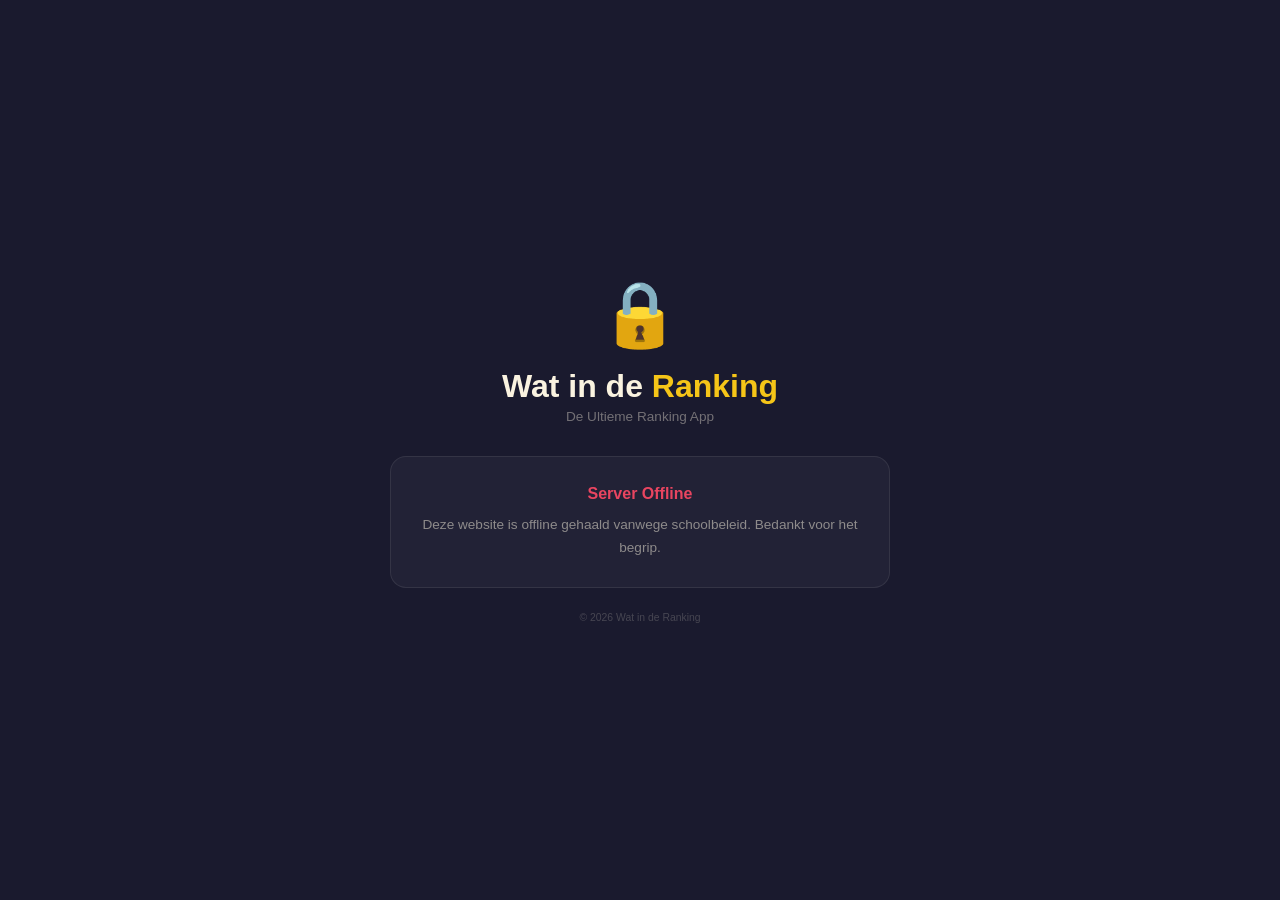
<file: index.html>
<!DOCTYPE html>
<html lang="nl">
<head>
<meta charset="UTF-8">
<meta name="viewport" content="width=device-width, initial-scale=1.0">
<title>Wat in de Ranking — Offline</title>
<style>
*{margin:0;padding:0;box-sizing:border-box}
body{font-family:-apple-system,BlinkMacSystemFont,'Segoe UI',sans-serif;background:#1A1A2E;color:#FAF3E0;min-height:100vh;display:flex;align-items:center;justify-content:center;padding:24px}
.container{text-align:center;max-width:500px}
.emoji{font-size:4rem;margin-bottom:16px}
.title{font-size:2rem;font-weight:900;margin-bottom:4px}
.title span{color:#F5C518}
.sub{color:rgba(250,243,224,0.4);font-size:0.85rem;margin-bottom:32px}
.box{background:rgba(255,255,255,0.04);border:1px solid rgba(255,255,255,0.08);border-radius:16px;padding:28px 24px;margin-bottom:24px}
.box h2{font-size:1rem;font-weight:800;margin-bottom:10px;color:#E94560}
.box p{font-size:0.85rem;color:rgba(250,243,224,0.5);line-height:1.7}
.footer{font-size:0.65rem;color:rgba(250,243,224,0.2);margin-top:20px}
</style>
</head>
<body>
<div class="container">
  <div class="emoji">🔒</div>
  <div class="title">Wat in de <span>Ranking</span></div>
  <div class="sub">De Ultieme Ranking App</div>
  <div class="box">
    <h2>Server Offline</h2>
    <p>Deze website is offline gehaald vanwege schoolbeleid. Bedankt voor het begrip.</p>
  </div>
  <div class="footer">&copy; 2026 Wat in de Ranking</div>
</div>
</body>
</html>
</file>
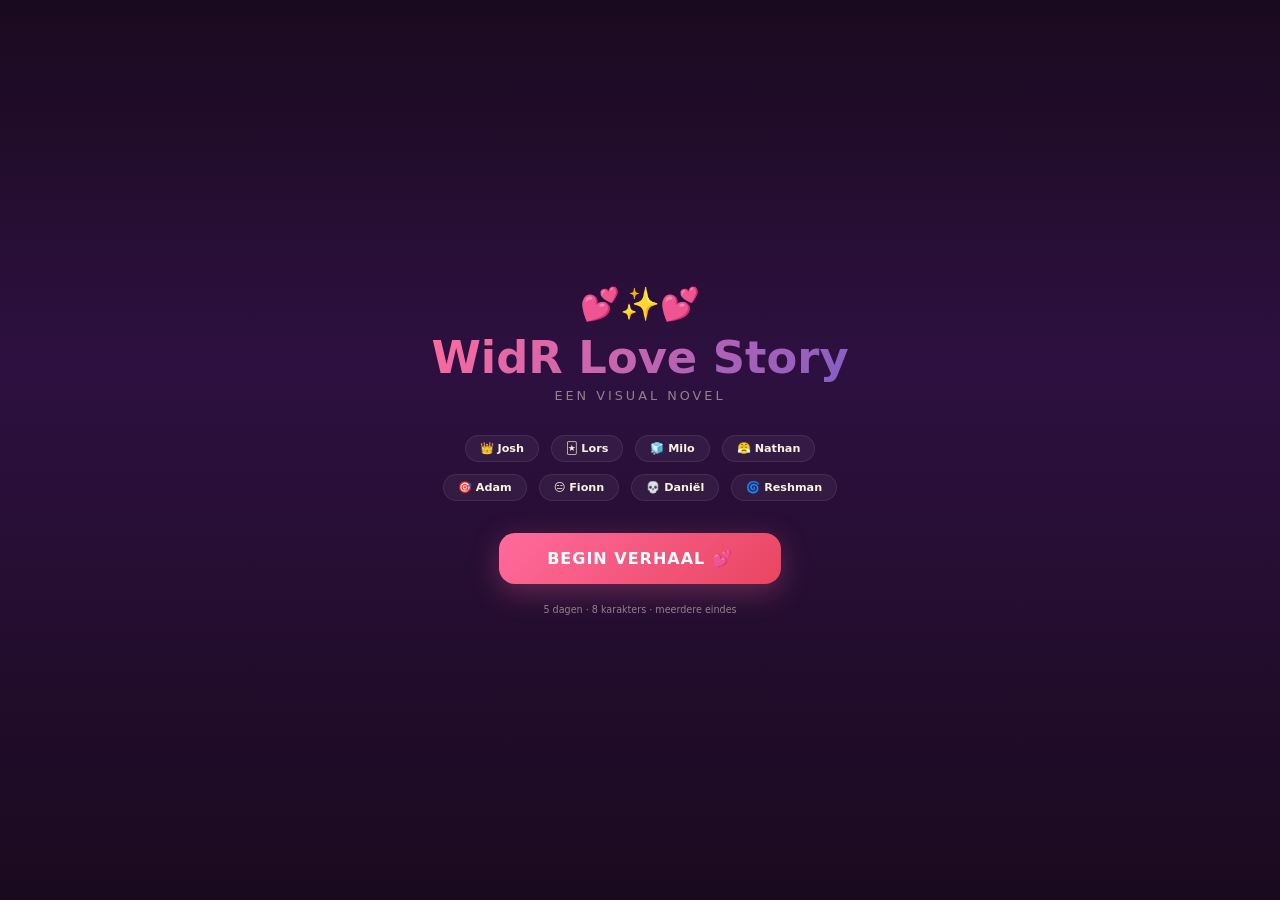
<file: dating.html>
<!DOCTYPE html>
<html lang="nl">
<head>
<meta charset="UTF-8">
<meta name="viewport" content="width=device-width, initial-scale=1.0">
<title>WidR Love Story 💕</title>
<style>
*{margin:0;padding:0;box-sizing:border-box}
:root{--bg:#1a0a1e;--panel:rgba(40,15,50,0.92);--pink:#FF6B9D;--gold:#F5C518;--red:#E94560;--mint:#16C79A;--blue:#4A90D9;--purple:#845EC2;--text:#FAF3E0;--muted:rgba(250,243,224,0.5);--border:rgba(255,255,255,0.08)}
body{font-family:'Segoe UI',system-ui,sans-serif;background:var(--bg);color:var(--text);min-height:100vh;overflow:hidden}
.screen{display:none;width:100vw;height:100vh;position:absolute;top:0;left:0;flex-direction:column}
.screen.active{display:flex}
button{font-family:inherit;cursor:pointer;border:none;transition:all .25s}
button:hover{transform:translateY(-2px)}
button:active{transform:translateY(0)}

#title-screen{align-items:center;justify-content:center;text-align:center;padding:24px;background:linear-gradient(180deg,#1a0a1e 0%,#2d1040 40%,#1a0a1e 100%)}
.title-hearts{font-size:2rem;margin-bottom:8px;animation:float 3s ease-in-out infinite}
@keyframes float{0%,100%{transform:translateY(0)}50%{transform:translateY(-8px)}}
.title-logo{font-size:2.8rem;font-weight:900;margin-bottom:4px;background:linear-gradient(135deg,var(--pink),var(--purple));-webkit-background-clip:text;-webkit-text-fill-color:transparent}
.title-sub{color:var(--muted);font-size:.8rem;letter-spacing:3px;text-transform:uppercase;margin-bottom:32px}
.title-cast{display:flex;gap:12px;flex-wrap:wrap;justify-content:center;margin-bottom:32px;max-width:400px}
.cast-chip{background:rgba(255,255,255,.05);padding:6px 14px;border-radius:20px;font-size:.7rem;font-weight:600;border:1px solid var(--border)}
.start-btn{padding:16px 48px;border-radius:16px;background:linear-gradient(135deg,var(--pink),var(--red));color:white;font-weight:800;font-size:1rem;letter-spacing:1px;text-transform:uppercase;box-shadow:0 8px 30px rgba(255,107,157,0.3)}
.start-btn:hover{box-shadow:0 12px 40px rgba(255,107,157,0.5)}

#game-screen{flex-direction:column;background:linear-gradient(180deg,#12081a,#1a0a1e)}
.game-top{padding:12px 20px;display:flex;justify-content:space-between;align-items:center;border-bottom:1px solid var(--border);background:rgba(0,0,0,.3)}
.day-label{font-size:.7rem;color:var(--pink);font-weight:700;letter-spacing:2px;text-transform:uppercase}
.time-label{font-size:.65rem;color:var(--muted);font-weight:600}
.hearts-bar{display:flex;gap:10px;flex-wrap:wrap;justify-content:center}
.hb-item{display:flex;align-items:center;gap:3px;font-size:.6rem;font-weight:700;color:var(--muted);padding:3px 8px;border-radius:12px;background:rgba(255,255,255,.04)}
.hb-item .hb-hearts{color:var(--pink)}

.scene-area{flex:1;display:flex;flex-direction:column;justify-content:flex-end;position:relative;overflow:hidden}
.scene-bg{position:absolute;top:0;left:0;width:100%;height:100%;display:flex;align-items:center;justify-content:center;opacity:.15;font-size:8rem;pointer-events:none}
.scene-chars{display:flex;justify-content:center;gap:30px;padding:20px 40px;align-items:flex-end;min-height:200px}
.scene-char{text-align:center;transition:all .4s;opacity:.4;transform:scale(.85)}
.scene-char.active{opacity:1;transform:scale(1)}
.scene-char.highlight{opacity:1;transform:scale(1.1);filter:drop-shadow(0 0 20px rgba(255,107,157,0.4))}
.sc-emoji{font-size:3.5rem;display:block}
.sc-name{font-size:.65rem;font-weight:700;margin-top:4px;letter-spacing:1px}
.sc-hearts-display{font-size:.6rem;color:var(--pink);margin-top:2px}

.dialogue-area{background:var(--panel);backdrop-filter:blur(16px);border-top:1px solid var(--border);padding:20px 28px;min-height:180px;display:flex;flex-direction:column}
.narrator-text{font-size:.8rem;color:var(--muted);font-style:italic;line-height:1.7;margin-bottom:12px}
.speaker-name{font-size:.65rem;color:var(--pink);font-weight:700;letter-spacing:2px;text-transform:uppercase;margin-bottom:6px}
.dialogue-text{font-size:.9rem;line-height:1.7;margin-bottom:14px;min-height:40px}
.choices{display:flex;flex-direction:column;gap:6px}
.choice-btn{padding:12px 18px;border-radius:12px;background:rgba(255,255,255,.05);color:var(--text);font-size:.8rem;font-weight:600;text-align:left;border:1px solid var(--border);line-height:1.4}
.choice-btn:hover{background:rgba(255,107,157,.1);border-color:rgba(255,107,157,.3)}
.continue-btn{align-self:flex-end;padding:10px 24px;border-radius:10px;background:rgba(255,255,255,.06);color:var(--muted);font-size:.7rem;font-weight:700;border:1px solid var(--border);margin-top:8px}
.continue-btn:hover{background:rgba(255,107,157,.1);color:var(--pink);border-color:rgba(255,107,157,.3)}

.heart-popup{position:fixed;font-size:1.8rem;pointer-events:none;animation:heartFloat 1.2s forwards;z-index:100}
@keyframes heartFloat{0%{opacity:1;transform:translateY(0) scale(0.5)}30%{transform:translateY(-20px) scale(1.2)}100%{opacity:0;transform:translateY(-80px) scale(0.8)}}

.reaction-bubble{position:fixed;top:50%;left:50%;transform:translate(-50%,-50%);background:var(--panel);border:2px solid var(--pink);border-radius:16px;padding:16px 24px;font-size:.85rem;font-weight:600;text-align:center;z-index:90;animation:popIn .4s ease;pointer-events:none}
@keyframes popIn{0%{transform:translate(-50%,-50%) scale(0)}60%{transform:translate(-50%,-50%) scale(1.1)}100%{transform:translate(-50%,-50%) scale(1)}}

#ending-screen{align-items:center;justify-content:center;text-align:center;padding:40px;background:radial-gradient(circle at 50% 40%,rgba(255,107,157,.1),transparent 60%),linear-gradient(180deg,#1a0a1e,#2d1040)}
.ending-emoji{font-size:5rem;margin-bottom:12px;animation:float 2s ease-in-out infinite}
.ending-title{font-size:2rem;font-weight:900;margin-bottom:6px;background:linear-gradient(135deg,var(--pink),var(--gold));-webkit-background-clip:text;-webkit-text-fill-color:transparent}
.ending-sub{color:var(--muted);font-size:.75rem;letter-spacing:2px;text-transform:uppercase;margin-bottom:20px}
.ending-text{font-size:.9rem;line-height:1.8;max-width:500px;color:var(--text);margin-bottom:28px}
.ending-hearts{font-size:1.5rem;margin-bottom:24px}

@media(max-width:768px){
  .scene-chars{gap:16px;padding:12px 16px}
  .sc-emoji{font-size:2.5rem}
  .dialogue-area{padding:16px 20px;min-height:160px}
  .title-logo{font-size:2rem}
  .hearts-bar{gap:6px}
  .hb-item{font-size:.5rem;padding:2px 6px}
}
</style>
</head>
<body>

<div id="title-screen" class="screen active">
  <div class="title-hearts">💕✨💕</div>
  <div class="title-logo">WidR Love Story</div>
  <div class="title-sub">Een Visual Novel</div>
  <div class="title-cast">
    <span class="cast-chip">👑 Josh</span>
    <span class="cast-chip">🃏 Lors</span>
    <span class="cast-chip">🧊 Milo</span>
    <span class="cast-chip">😤 Nathan</span>
    <span class="cast-chip">🎯 Adam</span>
    <span class="cast-chip">😑 Fionn</span>
    <span class="cast-chip">💀 Daniël</span>
    <span class="cast-chip">🌀 Reshman</span>
  </div>
  <button class="start-btn" onclick="startGame()">Begin Verhaal 💕</button>
  <div style="margin-top:20px;font-size:.6rem;color:var(--muted)">5 dagen · 8 karakters · meerdere eindes</div>
</div>

<div id="game-screen" class="screen">
  <div class="game-top">
    <div><div class="day-label" id="dayLabel">Dag 1</div><div class="time-label" id="timeLabel">Ochtend</div></div>
    <div class="hearts-bar" id="heartsBar"></div>
  </div>
  <div class="scene-area">
    <div class="scene-bg" id="sceneBg"></div>
    <div class="scene-chars" id="sceneChars"></div>
  </div>
  <div class="dialogue-area" id="dialogueArea"></div>
</div>

<div id="ending-screen" class="screen">
  <div class="ending-emoji" id="endEmoji"></div>
  <div class="ending-title" id="endTitle"></div>
  <div class="ending-sub" id="endSub"></div>
  <div class="ending-text" id="endText"></div>
  <div class="ending-hearts" id="endHearts"></div>
  <button class="start-btn" onclick="location.reload()">Opnieuw Spelen 💕</button>
  <button style="margin-top:10px;padding:10px 24px;border-radius:10px;background:rgba(255,255,255,.06);color:var(--muted);font-size:.7rem" onclick="location.href='index.html'">Terug naar WidR</button>
</div>

<script>
var CHARS = {
  josh: { name:'Josh', emoji:'👑', color:'#F5C518', trait:'leider' },
  lors: { name:'Lors', emoji:'🃏', color:'#E94560', trait:'troller' },
  milo: { name:'Milo', emoji:'🧊', color:'#0F3460', trait:'storyteller' },
  nath: { name:'Nathan', emoji:'😤', color:'#FF6B6B', trait:'ongeduldig' },
  adam: { name:'Adam', emoji:'🎯', color:'#E94560', trait:'sticker king' },
  fionn: { name:'Fionn', emoji:'😑', color:'#16C79A', trait:'sarcastisch' },
  daniel: { name:'Daniël', emoji:'💀', color:'#FF9A3C', trait:'absurdist' },
  reshman: { name:'Reshman', emoji:'🌀', color:'#845EC2', trait:'chaotisch' }
};

var hearts = { josh:0, lors:0, milo:0, nath:0, adam:0, fionn:0, daniel:0, reshman:0 };
var currentScene = 0;
var currentStep = 0;

var STORY = [
  // ===== DAG 1 =====
  { day:1, time:'Ochtend', bg:'🏫', title:'De Eerste Schooldag',
    chars:['josh','fionn','nath'],
    steps:[
      { type:'narrate', text:'Het is je eerste dag op een nieuwe school. Je loopt door de drukke gang en ziet een groepje bij de lockers staan.' },
      { type:'dialogue', speaker:'josh', text:'Hey! Ben jij nieuw hier? Ik ben Josh, ik run een beetje de boel hier. Welkom!' },
      { type:'dialogue', speaker:'fionn', text:'...hij "runt" helemaal niks. Maar welkom, denk ik.' },
      { type:'dialogue', speaker:'nath', text:'Yo! Nog iemand erbij. Hopelijk ben je niet zo irritant als de rest.' },
      { type:'choice', text:'Hoe reageer je?', options:[
        { text:'😊 "Dankjewel Josh! Fijn om iemand te ontmoeten die de leiding heeft."', effects:{josh:2,fionn:-1} },
        { text:'😏 "Runt hij niks? Vertel me meer, Fionn."', effects:{fionn:2,josh:-1} },
        { text:'💪 "Irritant? Nee man, ik ben de beste toevoeging aan deze school."', effects:{nath:2} }
      ]},
      { type:'dialogue', speaker:'josh', text:'Laat me je de school laten zien. We hebben een groepschat, "Wat in de Ranking". Daar ranken we letterlijk alles.' },
      { type:'narrate', text:'Josh laat je zijn telefoon zien. De groepschat heeft duizenden berichten, stickers, en polls over alles van "Beste Docent" tot "Slechtste Excuus".' }
    ]
  },
  { day:1, time:'Middag', bg:'🍽️', title:'Lunchpauze Chaos',
    chars:['lors','adam','daniel'],
    steps:[
      { type:'narrate', text:'In de kantine is het een complete chaos. Iemand gooit een sticker in de groepschat en binnen seconden escaleert alles.' },
      { type:'dialogue', speaker:'lors', text:'HAHAHA! Ik heb net een poll gemaakt: "Wie heeft de slechtste lunchbox?" en Nath staat op nummer 1! 😂' },
      { type:'dialogue', speaker:'adam', text:'*stuurt 47 stickers in 3 seconden* Yo wie is de nieuwe? 👀' },
      { type:'dialogue', speaker:'daniel', text:'Fun fact: als je "broodje kaas" achterwaarts spelt krijg je "saak ejdoorb" en dat klinkt als een Egyptische god.' },
      { type:'choice', text:'Je zit aan hun tafel. Wat doe je?', options:[
        { text:'🃏 Meedoen met Lors en een nog betere troll poll maken', effects:{lors:2,nath:-1} },
        { text:'🎯 Adam\'s stickers complimenteren en vragen hoe hij ze maakt', effects:{adam:2} },
        { text:'💀 Daniël\'s bizarre theorie serieus nemen en doorvragen', effects:{daniel:2} }
      ]},
      { type:'dialogue', speaker:'lors', text:'Hé, deze nieuwe is best cool. Meestal schrikken mensen van mijn energy.' },
      { type:'dialogue', speaker:'adam', text:'Wacht, ik maak een welkomst-sticker speciaal voor jou! 🎨' },
      { type:'narrate', text:'Daniel tekent ondertussen een diagram op een servet dat "bewijst" dat de schoolkantine eigenlijk een portaal naar een andere dimensie is.' }
    ]
  },
  { day:1, time:'Avond', bg:'🌙', title:'Eerste Avond in de GC',
    chars:['milo','reshman'],
    steps:[
      { type:'narrate', text:'Je zit thuis en checkt de groepschat. Er zijn al 300 nieuwe berichten. Milo vertelt een lang verhaal en Reshman reageert met willekeurige memes.' },
      { type:'dialogue', speaker:'milo', text:'...en TOEN zei de docent: "Milo, je werkstuk over de Romeinen hoeft niet in versvorm." Maar het was al te laat. 47 pagina\'s in dichtvorm.' },
      { type:'dialogue', speaker:'reshman', text:'BRO HAHAHA. Wacht. Random vraag. Als je één kaas mocht zijn, welke kaas zou je zijn? 🧀' },
      { type:'choice', text:'De groepschat is wild. Hoe spring je erin?', options:[
        { text:'📖 Reageer op Milo\'s verhaal: "Ik wil die 47 pagina\'s lezen, stuur ze!"', effects:{milo:2} },
        { text:'🌀 Ga mee met Reshman: "Gouda, want ik ben Dutch en cheesy"', effects:{reshman:2} },
        { text:'👋 Stuur een chill introductie naar de hele groep', effects:{josh:1,fionn:1,nath:1} }
      ]},
      { type:'dialogue', speaker:'milo', text:'Eindelijk iemand die cultuur apprecieert! De rest stuurt alleen maar "tl;dr" 😤' },
      { type:'dialogue', speaker:'reshman', text:'GOUDA?! Dat is de beste kaas-keuze die ik ooit heb gehoord. Je bent nu mijn kaas-soulmate. 🧀💕' },
      { type:'narrate', text:'Je valt in slaap met je telefoon in je hand. De groepschat tikt door. Dit wordt een interessant jaar.' }
    ]
  },

  // ===== DAG 2 =====
  { day:2, time:'Ochtend', bg:'📚', title:'De Groepswerk Ramp',
    chars:['josh','fionn'],
    steps:[
      { type:'narrate', text:'De docent deelt groepjes in voor een project. Jij, Josh en Fionn worden in een groep gezet.' },
      { type:'dialogue', speaker:'josh', text:'Perfect, ik maak meteen een planning! Ik verdeel de taken eerlijk. Fionn, jij doet het onderzoek—' },
      { type:'dialogue', speaker:'fionn', text:'Ik doe het onderzoek? Waarom altijd ik? Waarom doe JIJ niet een keer het moeilijke werk, Josh?' },
      { type:'dialogue', speaker:'josh', text:'Ik... ik organiseer alles! Dat IS het moeilijke werk!' },
      { type:'narrate', text:'Het wordt stil. Ze kijken allebei naar jou.' },
      { type:'choice', text:'Hoe los je dit op?', options:[
        { text:'👑 "Josh heeft gelijk, organiseren is ook belangrijk. Maar laten we het samen doen."', effects:{josh:2,fionn:1} },
        { text:'😑 "Fionn maakt een punt. Josh, doe jij het onderzoek en Fionn organiseert."', effects:{fionn:3,josh:-1} },
        { text:'🤝 "Laten we alle drie het onderzoek verdelen. Niemand is de baas."', effects:{josh:1,fionn:2} }
      ]},
      { type:'dialogue', speaker:'fionn', text:'...hm. Oké. Dat is eigenlijk best redelijk.' },
      { type:'dialogue', speaker:'josh', text:'*glimlacht* Jij bent goed in dit soort dingen. Misschien moet je in de GC ook bemiddelen.' }
    ]
  },
  { day:2, time:'Middag', bg:'⚽', title:'De Gymles',
    chars:['nath','adam','reshman'],
    steps:[
      { type:'narrate', text:'Gymles. Het regent, dus jullie spelen zaalvoetbal. Nathan neemt het veel te serieus.' },
      { type:'dialogue', speaker:'nath', text:'KOMOP! WIE SCHOPT ER NOU ZO?! Dit is ZAALVOETBAL, niet RANDOM TRAPPEN!' },
      { type:'dialogue', speaker:'adam', text:'Bro chill, het is gymles, niet de Champions League 😂' },
      { type:'dialogue', speaker:'reshman', text:'*scoort per ongeluk in eigen doel* OEPS. Maar het was een mooie goal toch? Technisch gezien?' },
      { type:'dialogue', speaker:'nath', text:'RESHMAN! HOE KAN JE IN JE EIGEN GOAL SCHIETEN?!' },
      { type:'choice', text:'De situatie escaleert. Wat doe je?', options:[
        { text:'😤 Nathan kalmeren: "Hé, het is maar een spelletje. Adem in, adem uit."', effects:{nath:3} },
        { text:'🎯 Adam een high-five geven en meelachen', effects:{adam:2,nath:-1} },
        { text:'🌀 Met Reshman meedoen en expres ook in eigen doel schieten', effects:{reshman:3,nath:-1} }
      ]},
      { type:'dialogue', speaker:'nath', text:'...*diepe zucht* ...oké. Oké. Het is maar gymles. Sorry dat ik zo deed.' },
      { type:'narrate', text:'Na de gymles staat Nathan naast je bij de waterfontein. "Bedankt," zegt hij zachtjes. "Niemand probeert me ooit te kalmeren. Ze lachen me meestal uit."' }
    ]
  },
  { day:2, time:'Avond', bg:'🎮', title:'Game Night',
    chars:['lors','daniel','milo'],
    steps:[
      { type:'narrate', text:'De groep organiseert een game night via Discord. Lors host en het is al chaos voordat het begint.' },
      { type:'dialogue', speaker:'lors', text:'WELKOM BIJ LORS GAME NIGHT! Regel 1: er zijn geen regels. Regel 2: ik win altijd. Regel 3: zie regel 1.' },
      { type:'dialogue', speaker:'daniel', text:'Ik heb een theorie dat als je in Minecraft een huis bouwt van alleen glass panes, je de matrix kunt zien.' },
      { type:'dialogue', speaker:'milo', text:'Ik ga een kasteel bouwen en het verhaal van elke kamer documenteren. Kamer 1: de balzaal waar de prins zijn eerste dans had—' },
      { type:'dialogue', speaker:'lors', text:'Milo. Het is een SURVIVAL server. Er zijn ZOMBIES. Bouw een MUUR.' },
      { type:'choice', text:'Wat doe je in de game?', options:[
        { text:'🃏 Team up met Lors en samen iedereen grieven', effects:{lors:3} },
        { text:'💀 Help Daniël met zijn bizarre glas-huis experiment', effects:{daniel:3} },
        { text:'📖 Bouw samen met Milo het epische kasteel', effects:{milo:3} }
      ]},
      { type:'narrate', text:'De game night duurt tot 2 uur \'s nachts. Je hebt meer gelachen dan de hele week. De groepschat is daarna vol met inside jokes die alleen jullie begrijpen.' }
    ]
  },

  // ===== DAG 3 =====
  { day:3, time:'Ochtend', bg:'☀️', title:'Het Geheim',
    chars:['josh','fionn','nath','lors'],
    steps:[
      { type:'narrate', text:'Voor schooltijd sta je bij het fietsenhok. Josh komt naar je toe, alleen. Hij lijkt nerveus.' },
      { type:'dialogue', speaker:'josh', text:'Hey... kan ik je iets vertellen? Niet in de groepschat. Gewoon... tussen ons.' },
      { type:'dialogue', speaker:'josh', text:'Soms voelt het alsof ik alles bij elkaar moet houden. De groep, de ranking, alles. En niemand ziet hoeveel moeite dat kost.' },
      { type:'choice', text:'Josh is kwetsbaar. Hoe reageer je?', options:[
        { text:'💕 "Ik zie het wel, Josh. Je doet meer dan je denkt. Ik waardeer het."', effects:{josh:4} },
        { text:'🤝 "Je hoeft niet alles alleen te doen. Ik help je."', effects:{josh:3} },
        { text:'📱 "Vertel dit in de groepschat, de rest moet dit ook horen."', effects:{josh:-2,fionn:1} }
      ]},
      { type:'dialogue', speaker:'josh', text:'...dankjewel. Echt. Dat betekent meer dan je denkt.' },
      { type:'narrate', text:'Even is het stil. Josh glimlacht — niet zijn "admin-glimlach", maar echt. Dan komen de anderen eraan en het moment is voorbij.' }
    ]
  },
  { day:3, time:'Middag', bg:'🎵', title:'De Talentshow',
    chars:['adam','milo','daniel','reshman'],
    steps:[
      { type:'narrate', text:'De school organiseert een talentshow. De groep wil meedoen maar niemand is het eens over wat ze gaan doen.' },
      { type:'dialogue', speaker:'adam', text:'Wij doen een sticker-expositie! Ik print al mijn beste creaties uit op A3 formaat!' },
      { type:'dialogue', speaker:'milo', text:'Nee, we doen een toneelstuk! Ik heb al een script van 30 pagina\'s geschreven over een ridder die—' },
      { type:'dialogue', speaker:'daniel', text:'We doen een wetenschappelijke presentatie over waarom pizza technisch gezien een groente is.' },
      { type:'dialogue', speaker:'reshman', text:'FREESTYLE RAP BATTLE! Ik begin: "Yo, wij zijn WidR, we ranken het allemaal, van kaas tot—" nee wacht dat rijmt niet.' },
      { type:'choice', text:'Ze kijken allemaal naar jou voor de doorslag.', options:[
        { text:'🎯 "Adam\'s sticker-kunst is eigenlijk echt indrukwekkend. Laten we dat doen."', effects:{adam:3} },
        { text:'🧊 "Milo\'s toneelstuk maar dan korter. 5 minuten max."', effects:{milo:3} },
        { text:'💀 "Daniël\'s pizza-presentatie is zo absurd dat we WINNEN."', effects:{daniel:3} },
        { text:'🌀 "Reshman\'s rap maar dan als groep. Iedereen een vers."', effects:{reshman:3} }
      ]},
      { type:'narrate', text:'Jullie oefenen de hele middag. Het is een ramp, maar op de leukste manier mogelijk. Iedereen lacht zo hard dat de docent komt kijken of alles oké is.' }
    ]
  },
  { day:3, time:'Avond', bg:'🌃', title:'Het Balkon',
    chars:['fionn'],
    steps:[
      { type:'narrate', text:'Na schooltijd loop je langs het park. Op een bankje zit Fionn, alleen, met oortjes in. Hij ziet er anders uit dan normaal — niet sarcastisch, maar... stil.' },
      { type:'dialogue', speaker:'fionn', text:'Oh. Jij. *haalt een oortje uit* Ik zit gewoon... na te denken. Doe ik soms.' },
      { type:'dialogue', speaker:'fionn', text:'Iedereen denkt dat ik overal schijt aan heb. Maar... soms is het makkelijker om sarcastisch te zijn dan om te laten zien dat je je ergens druk om maakt.' },
      { type:'choice', text:'Een zeldzaam eerlijk moment van Fionn.', options:[
        { text:'💕 Ga naast hem zitten zonder iets te zeggen. Soms is stilte genoeg.', effects:{fionn:4} },
        { text:'😑 "Welk nummer luister je? Laat horen."', effects:{fionn:3} },
        { text:'🗣️ "Je mag best laten zien dat je je ergens om geeft, weet je."', effects:{fionn:2} }
      ]},
      { type:'dialogue', speaker:'fionn', text:'...je bent anders dan de rest. Niet zo luid. Dat is... niet verschrikkelijk.' },
      { type:'narrate', text:'Van Fionn is dat het mooiste compliment dat je ooit zult krijgen.' }
    ]
  },

  // ===== DAG 4 =====
  { day:4, time:'Ochtend', bg:'🎪', title:'De Schooltrip',
    chars:['josh','lors','nath','fionn','adam','milo','daniel','reshman'],
    steps:[
      { type:'narrate', text:'Schoolreisje naar een pretpark! De hele groep is er. In de bus zit je vast tussen twee mensen. Je mag kiezen waar je gaat zitten.' },
      { type:'choice', text:'Naast wie ga je zitten in de bus?', options:[
        { text:'👑 Josh — hij bewaakt een plek voor je', effects:{josh:2} },
        { text:'🃏 Lors — hij heeft snoep en chaos', effects:{lors:2} },
        { text:'😤 Nathan — hij heeft niemand naast zich', effects:{nath:3} },
        { text:'😑 Fionn — hij heeft een extra oortje voor je', effects:{fionn:2} }
      ]},
      { type:'narrate', text:'De busrit is 2 uur. Jullie praten, lachen, en delen muziek. De rest van de groep is luid op de achterbank.' },
      { type:'dialogue', speaker:'lors', text:'ACHTBAAN COMPETITIE! Wie er het hardst schreeuwt WINT!' },
      { type:'dialogue', speaker:'nath', text:'Dat is GEEN competitie, Lors. Dat is gewoon schreeuwen.' },
      { type:'dialogue', speaker:'adam', text:'Ik ga van elke attractie een sticker maken! 📸' },
      { type:'dialogue', speaker:'reshman', text:'Wist je dat als je in de achtbaan ACHTERWAARTS zit je door de tijd reist? Mijn neef zei dat.' }
    ]
  },
  { day:4, time:'Middag', bg:'🎢', title:'De Achtbaan',
    chars:['lors','adam','daniel','reshman'],
    steps:[
      { type:'narrate', text:'Bij de grootste achtbaan splitst de groep zich op. Sommigen willen, anderen niet.' },
      { type:'dialogue', speaker:'lors', text:'Wie durft?! VOORSTE RIJ! Alleen echte G\'s zitten vooraan!' },
      { type:'dialogue', speaker:'daniel', text:'Statistisch gezien is de achterste rij het engst vanwege de zweep-kracht. Maar de voorste rij is het engst psychologisch. Kies je gif.' },
      { type:'dialogue', speaker:'adam', text:'Ik ga naast je zitten! Dan kan ik je reactie filmen voor een sticker! 😂' },
      { type:'dialogue', speaker:'reshman', text:'Ik zit in de middelste rij. Perfect gebalanceerd, zoals alle dingen zouden moeten zijn. *Thanos stem*' },
      { type:'choice', text:'De achtbaan wacht...', options:[
        { text:'🃏 Voorste rij met Lors — YOLO', effects:{lors:3} },
        { text:'🎯 Naast Adam — laat hem die sticker maar maken', effects:{adam:3} },
        { text:'💀 Achterste rij met Daniël — voor de wetenschap', effects:{daniel:3} },
        { text:'🌀 Middelste rij met Reshman — perfect gebalanceerd', effects:{reshman:3} }
      ]},
      { type:'narrate', text:'De achtbaan is INTENS. Iedereen schreeuwt. Lors het hardst. Daniël analyseert de G-krachten mid-ride. Reshman zingt een lied. Het is perfect.' }
    ]
  },
  { day:4, time:'Avond', bg:'🎡', title:'Het Reuzenrad',
    chars:['josh','fionn','milo','nath'],
    steps:[
      { type:'narrate', text:'Het park sluit bijna. Het reuzenrad draait langzaam in het avondlicht. Er is nog plek voor twee in een gondel.' },
      { type:'choice', text:'Met wie stap je in het reuzenrad?', options:[
        { text:'👑 Josh — hij staat al te wachten bij de ingang', effects:{josh:4} },
        { text:'😑 Fionn — hij doet alsof het hem niks kan schelen maar hij kijkt steeds naar je', effects:{fionn:4} },
        { text:'🧊 Milo — hij wil je het uitzicht beschrijven als een gedicht', effects:{milo:4} },
        { text:'😤 Nathan — hij staat alleen en kijkt naar de zonsondergang', effects:{nath:4} }
      ]},
      { type:'narrate', text:'Bovenin het reuzenrad is het stil. Alleen de wind en het verre geluid van het park. Het uitzicht is prachtig — de hele stad, badend in oranje licht.' },
      { type:'narrate', text:'"Dit was een goede dag," fluistert je metgezel. En je weet dat ze het menen.' }
    ]
  },

  // ===== DAG 5 =====
  { day:5, time:'Ochtend', bg:'🌸', title:'De Laatste Dag',
    chars:['josh','lors','nath','fionn','adam','milo','daniel','reshman'],
    steps:[
      { type:'narrate', text:'Het is vrijdag. De laatste dag van de week. In de groepschat is er een poll: "Beste Moment Van De Week?" Jouw naam komt in meerdere antwoorden voor.' },
      { type:'narrate', text:'Je loopt door de gang en realiseert je dat je in één week een hele vriendengroep hebt gevonden. Maar er is iemand die je extra is opgevallen...' },
      { type:'narrate', text:'De bel gaat. De dag begint. Maar je weet dat dit niet zomaar een vrijdag is. Vandaag verandert alles.' }
    ]
  },
  { day:5, time:'Middag', bg:'💌', title:'De Boodschap',
    chars:[],
    steps:[
      { type:'narrate', text:'Tijdens de lunchpauze vind je een briefje in je locker. Er staat: "Kom na school naar het dak. Ik moet je iets vertellen." Geen naam. Alleen een klein hartje.' },
      { type:'narrate', text:'Je hart slaat over. Wie heeft dit geschreven? Je kijkt de kantine rond. Iedereen gedraagt zich normaal — of niet?' }
    ]
  },
  { day:5, time:'Avond', bg:'🌅', title:'Het Dak', ending:true,
    chars:[],
    steps:[]
  }
];

function startGame() {
  hearts = { josh:0, lors:0, milo:0, nath:0, adam:0, fionn:0, daniel:0, reshman:0 };
  currentScene = 0;
  currentStep = 0;
  showScreen('game-screen');
  renderScene();
}

function showScreen(id) {
  document.querySelectorAll('.screen').forEach(function(s){s.classList.remove('active');});
  document.getElementById(id).classList.add('active');
}

function renderScene() {
  var scene = STORY[currentScene];
  if (!scene) { showEnding(); return; }
  if (scene.ending) { showEnding(); return; }

  document.getElementById('dayLabel').textContent = 'Dag ' + scene.day;
  document.getElementById('timeLabel').textContent = scene.time + ' — ' + scene.title;
  document.getElementById('sceneBg').textContent = scene.bg;

  updateHeartsBar();
  renderChars(scene.chars, null);
  renderStep();
}

function renderChars(charIds, activeId) {
  var el = document.getElementById('sceneChars');
  el.innerHTML = charIds.map(function(id) {
    var c = CHARS[id];
    var cls = id === activeId ? 'highlight' : (activeId ? '' : 'active');
    var h = hearts[id] || 0;
    var heartStr = '';
    for (var i = 0; i < Math.min(h, 10); i++) heartStr += '♥';
    return '<div class="scene-char '+cls+'"><span class="sc-emoji">'+c.emoji+'</span><div class="sc-name" style="color:'+c.color+'">'+c.name+'</div>'+(h>0?'<div class="sc-hearts-display">'+heartStr+'</div>':'')+'</div>';
  }).join('');
}

function renderStep() {
  var scene = STORY[currentScene];
  var step = scene.steps[currentStep];
  if (!step) { nextScene(); return; }

  var area = document.getElementById('dialogueArea');

  if (step.type === 'narrate') {
    renderChars(scene.chars, null);
    area.innerHTML = '<div class="narrator-text">'+step.text+'</div><button class="continue-btn" onclick="advanceStep()">Verder →</button>';
  }
  else if (step.type === 'dialogue') {
    renderChars(scene.chars, step.speaker);
    var c = CHARS[step.speaker];
    area.innerHTML = '<div class="speaker-name" style="color:'+c.color+'">'+c.emoji+' '+c.name+'</div><div class="dialogue-text">'+step.text+'</div><button class="continue-btn" onclick="advanceStep()">Verder →</button>';
  }
  else if (step.type === 'choice') {
    area.innerHTML = '<div class="dialogue-text" style="font-weight:700;">'+step.text+'</div><div class="choices">'+step.options.map(function(o,i){
      return '<button class="choice-btn" onclick="makeChoice('+currentScene+','+currentStep+','+i+')">'+o.text+'</button>';
    }).join('')+'</div>';
  }
}

function advanceStep() {
  currentStep++;
  var scene = STORY[currentScene];
  if (currentStep >= scene.steps.length) { nextScene(); return; }
  renderStep();
}

function nextScene() {
  currentScene++;
  currentStep = 0;
  renderScene();
}

function makeChoice(sceneIdx, stepIdx, optIdx) {
  var step = STORY[sceneIdx].steps[stepIdx];
  var option = step.options[optIdx];
  var effects = option.effects || {};

  Object.keys(effects).forEach(function(id) {
    var amt = effects[id];
    hearts[id] = Math.max(0, (hearts[id]||0) + amt);
    if (amt > 0) spawnHearts(amt);
    if (amt > 0) showReaction(id, amt);
  });

  updateHeartsBar();
  advanceStep();
}

function spawnHearts(count) {
  for (var i = 0; i < count; i++) {
    setTimeout(function() {
      var h = document.createElement('div');
      h.className = 'heart-popup';
      h.textContent = '💕';
      h.style.left = (30 + Math.random()*40) + '%';
      h.style.top = (40 + Math.random()*20) + '%';
      document.body.appendChild(h);
      setTimeout(function(){h.remove();}, 1200);
    }, i * 200);
  }
}

function showReaction(charId, amount) {
  var c = CHARS[charId];
  var reactions = [c.emoji+' +'+amount+' ♥', c.name+' vindt dit leuk! ♥', c.emoji+' ♥♥♥'];
  var bubble = document.createElement('div');
  bubble.className = 'reaction-bubble';
  bubble.textContent = reactions[Math.min(amount-1, reactions.length-1)];
  document.body.appendChild(bubble);
  setTimeout(function(){bubble.remove();}, 1500);
}

function updateHeartsBar() {
  var bar = document.getElementById('heartsBar');
  var sorted = Object.keys(hearts).filter(function(k){return hearts[k]>0;}).sort(function(a,b){return hearts[b]-hearts[a];});
  bar.innerHTML = sorted.map(function(id) {
    var c = CHARS[id];
    var h = hearts[id];
    var str = '';
    for (var i = 0; i < Math.min(h, 8); i++) str += '♥';
    return '<div class="hb-item">'+c.emoji+' <span class="hb-hearts">'+str+'</span></div>';
  }).join('');
}

// ===== ENDING =====
var ENDINGS = {
  josh: { title:'De Admin & Jij', text:'Josh staat op het dak, leunend tegen het hek. Als hij je ziet, glimlacht hij — die echte glimlach, niet zijn admin-glimlach.\n\n"Ik heb iets bedacht," zegt hij. "Ik rank alles, toch? Films, docentjes, excuses. Maar er is één ding dat ik nooit heb gerankt."\n\n"Wat dan?"\n\n"De mensen die belangrijk voor me zijn. Maar als ik het zou doen... zou jij op nummer 1 staan. Altijd."\n\nHij pakt je hand. De zon gaat onder achter de stad. In de groepschat stuurt Lors: "Waar zijn Josh en de nieuwe?! 👀"\n\nMaar dat maakt nu even niet uit. 💕' },
  lors: { title:'Chaos & Liefde', text:'Lors zit op het dak met een tas vol snoep en een bluetooth speaker die veel te hard staat.\n\n"DAAR BEN JE! Ik wachtte al. Kijk, ik heb iets voor je." Hij haalt een zelfgemaakte poll tevoorschijn op zijn telefoon.\n\nDe poll: "Wil je met Lors chillen? Forever?" Opties: "Ja ❤️" en "Absoluut ja 💕"\n\n"Ik weet dat ik chaotisch ben," zegt hij, opeens serieus. "Maar bij jou wil ik... een andere soort chaos. De goede soort."\n\nHij zet het volume harder. "Dit is ons liedje nu. Ik heb het net besloten."\n\nHet is het meest Lors-achtige liefdeverklaring ooit. En het is perfect. 💕' },
  milo: { title:'Een Verhaal Voor Twee', text:'Op het dak ligt een deken met kussens. Milo zit er al, met een notitieboekje.\n\n"Ik heb een verhaal geschreven," zegt hij. "Het gaat over twee mensen die elkaar ontmoeten in een groepschat vol chaos. En langzaam, zonder dat ze het doorhebben, worden ze het belangrijkste deel van elkaars dag."\n\nHij geeft je het boekje. De laatste pagina is leeg.\n\n"Die pagina is voor ons," fluistert hij. "Want dit verhaal heeft nog geen einde. En ik wil het samen met jou schrijven."\n\nDe zon kleurt de hemel oranje en roze, alsof het universum meedoet met het moment. 💕' },
  nath: { title:'Rustig Naast Jou', text:'Nathan staat op het dak, zijn handen in zijn zakken. Hij draait zich om als hij je hoort.\n\n"Hey. Ik... ik ben niet goed in dit soort dingen. Dus ik ga het gewoon zeggen."\n\nHij haalt diep adem. "Alles irriteert me. Mensen, school, de groepschat. Alles. Maar bij jou... bij jou ben ik rustig. Voor het eerst in... ik weet niet hoe lang."\n\nZijn ogen zijn een beetje rood. "Jij maakt me niet gek. Jij maakt me... normaal. En dat is het beste gevoel ter wereld."\n\nHij steekt zijn hand uit. "Dus... wil je naast me staan? Niet alleen nu. Maar... altijd?"\n\nJe pakt zijn hand. Hij glimlacht. Echt glimlacht. 💕' },
  adam: { title:'De Perfecte Sticker', text:'Het dak is versierd met prints van Adam\'s beste stickers. In het midden hangt een grote, nieuwe sticker die je nog nooit hebt gezien.\n\nHet is een tekening van jullie twee. Samen. Met hartjes.\n\n"Ik heb de hele nacht eraan gewerkt," zegt Adam. "Het is mijn beste werk ooit. Want het is de enige sticker die echt iets BETEKENT."\n\nHij pakt je handen. "Elke sticker die ik maak is grappig of random. Maar deze... deze is echt. Net als wat ik voor je voel."\n\n"Wil je mijn permanente sticker-partner zijn? In de chat en... daarbuiten?"\n\nJe knikt. Hij stuurt de sticker naar de groepschat. Iedereen reageert met 🔥🔥🔥. 💕' },
  fionn: { title:'Niet Verschrikkelijk', text:'Fionn zit op de rand van het dak, benen bungelend. Hij heeft zijn oortjes in maar haalt er eentje uit als je komt.\n\n"...ik wist dat jij het was," zegt hij. Zijn stem is zachter dan normaal.\n\n"Ik ga iets zeggen en ik wil dat je weet dat ik dit NOOIT doe. Oké? Nooit."\n\nStilte.\n\n"Jij bent niet irritant. Jij bent niet saai. Jij bent niet zoals de rest." Hij kijkt je aan. "Jij bent... de enige persoon bij wie ik mezelf kan zijn. Niet de sarcastische versie. Gewoon... ik."\n\nHij geeft je het andere oortje. "Luister mee. En... blijf. Als je wilt."\n\nJullie zitten samen op het dak, delend in de muziek en de stilte. En voor het eerst is Fionn\'s stilte niet koud — het is warm. 💕' },
  daniel: { title:'De Bizarre Waarheid', text:'Op het dak heeft Daniël een "wetenschappelijke opstelling" gemaakt met kaarsjes en een whiteboard.\n\nOp het whiteboard staat een ingewikkeld diagram met pijlen, formules, en in het midden: een hartje.\n\n"Volgens mijn berekeningen," begint hij plechtig, "is er een 97.3% kans dat ik verliefd op je ben. De foutmarge is 2.7%, maar dat komt door Lors die steeds mijn data saboteert."\n\nHij wijst naar het diagram. "Zie je deze pijl? Dat ben jij. En deze? Dat ben ik. En als je de coördinaten berekent... komen we precies bij elkaar uit."\n\nHij laat het whiteboard zakken. "Maar echt, zonder de onzin: jij maakt mijn wereld minder absurd. Of eigenlijk, je maakt de absurditeit de moeite waard."\n\nHij steekt een kaarsje aan. Het waait meteen uit. "...dat was poëtischer in mijn hoofd." 💕' },
  reshman: { title:'Chaos Soulmates', text:'Je hoort muziek voordat je het dak bereikt. Reshman staat daar met een draagbare speaker, dansend in zijn eentje.\n\n"YOOOO! Je bent er!" Hij rent naar je toe. "Oké, oké, wacht. Ik heb dit geoefend."\n\nHij haalt diep adem en probeert serieus te kijken. Het lukt ongeveer 3 seconden.\n\n"Jij bent mijn kaas-soulmate. Maar ook mijn echte soulmate. Ik weet dat ik random ben en chaotisch en soms te veel en—"\n\n"Reshman."\n\n"Ja?"\n\n"Ik vind je chaos leuk."\n\nZijn gezicht licht op als een kerstboom. "ECHT?! Want ik heb MEER chaos. Zoveel meer. We kunnen samen chaotisch zijn! CHAOS COUPLE! We—"\n\nJe kust hem op zijn wang om hem stil te krijgen. Het werkt. Voor precies 0.5 seconden.\n\n"DIT IS HET BESTE MOMENT VAN MIJN LEVEN!" 💕' },
  nobody: { title:'De Groep', text:'Je gaat naar het dak, maar niemand is er. Dan hoor je voetstappen — ze komen ALLEMAAL het dak op.\n\n"SURPRISE!" schreeuwt Lors. Josh heeft taart. Adam plakt stickers overal. Milo leest een gedicht voor. Nathan probeert niet te huilen (hij faalt). Fionn doet alsof het hem niks doet (hij faalt ook). Daniël heeft een theorie over waarom groepsvriendschap wetenschappelijk bewezen de beste relatie is. Reshman danst.\n\n"Je bent onderdeel van ons nu," zegt Josh. "Wat in de Ranking is niet compleet zonder jou."\n\nGeen romantiek. Iets beters: een groep die je accepteert zoals je bent.\n\nEn in de groepschat? Jij staat op #1 in de poll "Beste Nieuw Lid Ooit." 💕' }
};

function showEnding() {
  var maxChar = 'nobody';
  var maxHearts = 0;
  Object.keys(hearts).forEach(function(id) {
    if (hearts[id] > maxHearts) { maxHearts = hearts[id]; maxChar = id; }
  });
  if (maxHearts < 3) maxChar = 'nobody';

  var ending = ENDINGS[maxChar];
  var c = maxChar !== 'nobody' ? CHARS[maxChar] : null;

  showScreen('ending-screen');
  document.getElementById('endEmoji').textContent = c ? c.emoji : '👑';
  document.getElementById('endTitle').textContent = ending.title;
  document.getElementById('endSub').textContent = maxChar !== 'nobody' ? maxHearts + ' hartjes verzameld' : 'Vriendschap Einde';

  var paragraphs = ending.text.split('\n\n');
  document.getElementById('endText').innerHTML = paragraphs.map(function(p){return '<p style="margin-bottom:12px">'+p+'</p>';}).join('');

  var heartStr = '';
  for (var i = 0; i < Math.min(maxHearts, 15); i++) heartStr += '💕';
  document.getElementById('endHearts').textContent = heartStr || '💕';
}
</script>
</body>
</html>
</file>
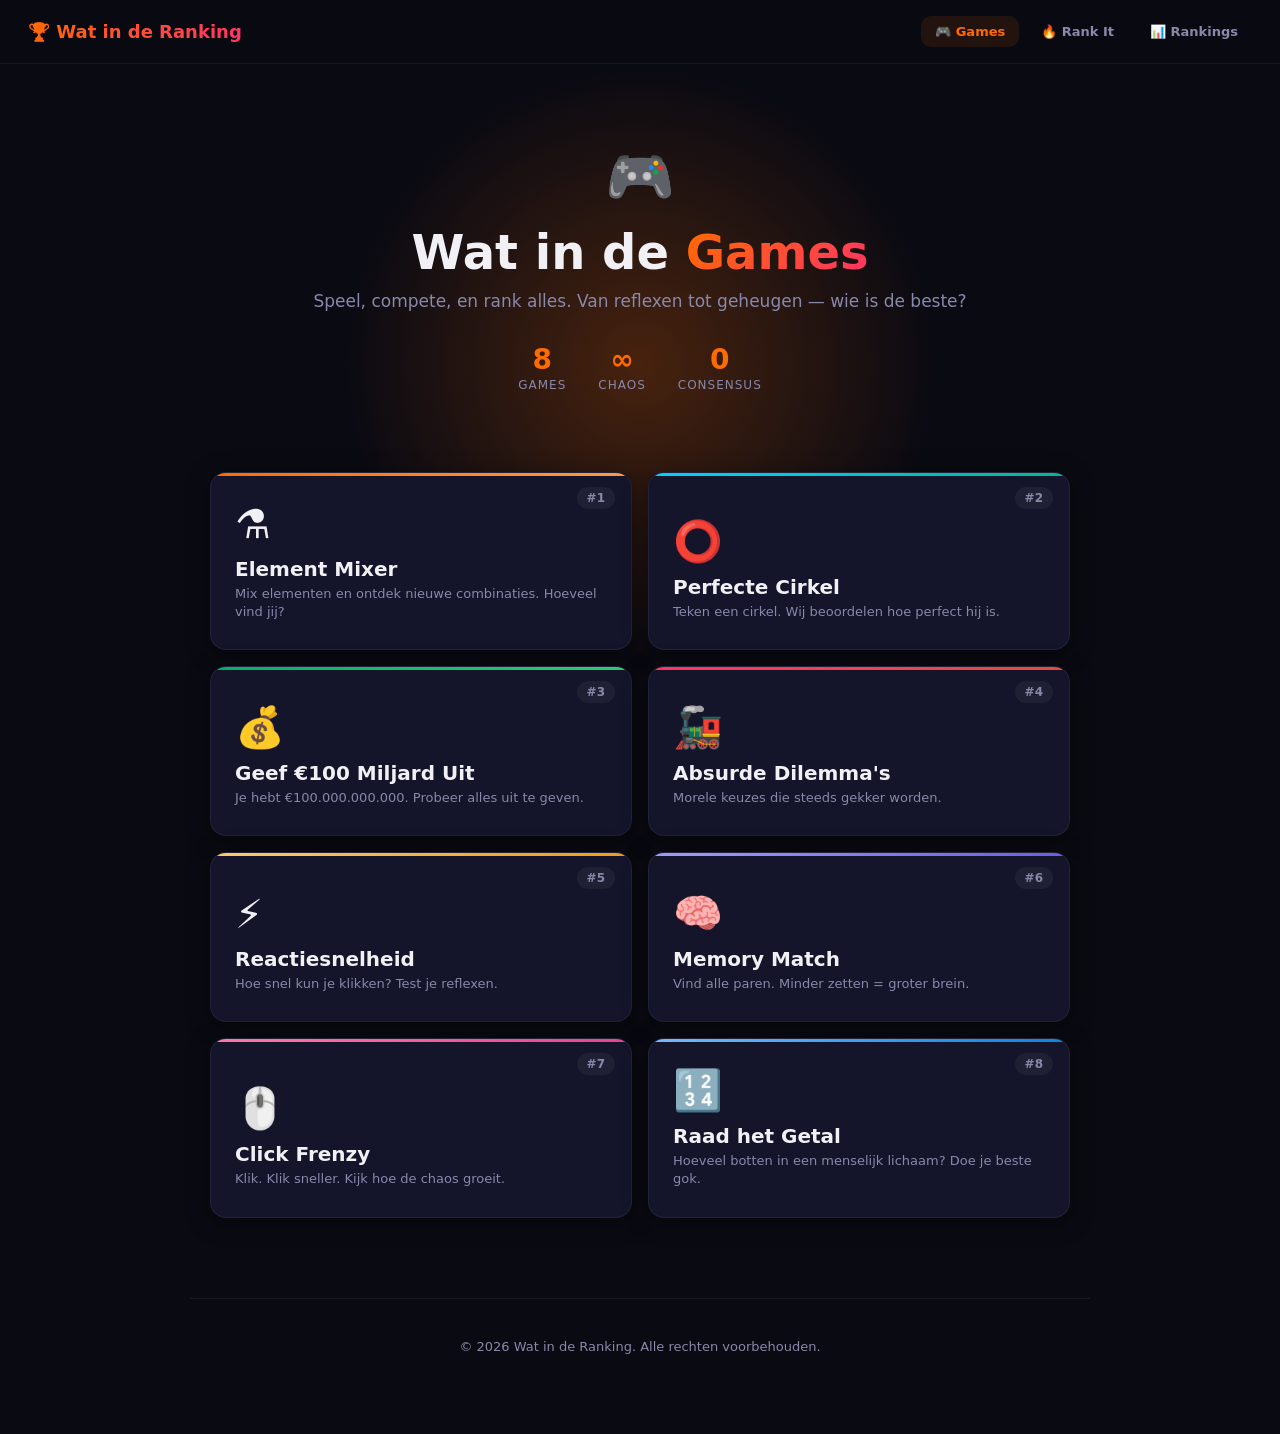
<file: games.html>
<!DOCTYPE html>
<html lang="nl">
<head>
<meta charset="UTF-8">
<meta name="viewport" content="width=device-width, initial-scale=1.0">
<title>Wat in de Ranking | Games</title>
<style>
:root {
  --bg: #0a0a12;
  --bg-card: #14142a;
  --bg-card-hover: #1c1c3a;
  --bg-surface: #1a1a30;
  --text: #f0f0f5;
  --text-dim: #8888aa;
  --accent: #FF6B00;
  --accent-glow: rgba(255,107,0,0.25);
  --accent2: #FF3366;
  --accent3: #6C5CE7;
  --accent4: #00D2FF;
  --radius: 16px;
  --font: 'Avenir Next', 'Segoe UI', system-ui, sans-serif;
  --font-mono: 'SF Mono', 'Menlo', 'Consolas', monospace;
  --shadow: 0 4px 24px rgba(0,0,0,0.4);
  --shadow-hover: 0 8px 40px rgba(0,0,0,0.5);
  --border: 1px solid rgba(255,255,255,0.06);
}
*, *::before, *::after { box-sizing: border-box; margin: 0; padding: 0; }
html { scroll-behavior: smooth; }
body {
  font-family: var(--font);
  background: var(--bg);
  color: var(--text);
  min-height: 100vh;
  overflow-x: hidden;
}
.view { display: none; min-height: 100vh; }
.view.active { display: block; animation: fadeIn 0.4s ease; }
@keyframes fadeIn { from { opacity: 0; transform: translateY(12px); } to { opacity: 1; transform: translateY(0); } }
@keyframes popIn { 0% { transform: scale(0); opacity: 0; } 60% { transform: scale(1.15); } 100% { transform: scale(1); opacity: 1; } }
@keyframes shake { 0%,100% { transform: translateX(0); } 25% { transform: translateX(-4px); } 75% { transform: translateX(4px); } }
@keyframes float { 0%,100% { transform: translateY(0); } 50% { transform: translateY(-6px); } }
@keyframes pulse { 0%,100% { transform: scale(1); } 50% { transform: scale(1.05); } }
@keyframes glow { 0%,100% { box-shadow: 0 0 20px var(--accent-glow); } 50% { box-shadow: 0 0 40px var(--accent-glow), 0 0 60px rgba(255,107,0,0.1); } }
@keyframes confetti-fall { 0% { transform: translateY(-10px) rotate(0deg); opacity: 1; } 100% { transform: translateY(100vh) rotate(720deg); opacity: 0; } }
@keyframes gradient-shift { 0% { background-position: 0% 50%; } 50% { background-position: 100% 50%; } 100% { background-position: 0% 50%; } }

/* ===== TOP NAV ===== */
.top-nav {
  display: flex;
  align-items: center;
  justify-content: space-between;
  padding: 16px 28px;
  background: rgba(10,10,18,0.95);
  backdrop-filter: blur(12px);
  border-bottom: var(--border);
  position: sticky;
  top: 0;
  z-index: 100;
}
.nav-brand {
  display: flex;
  align-items: center;
  gap: 10px;
  cursor: pointer;
  text-decoration: none;
  color: var(--text);
}
.nav-logo {
  font-size: 18px;
  font-weight: 800;
  background: linear-gradient(135deg, var(--accent), var(--accent2));
  -webkit-background-clip: text;
  -webkit-text-fill-color: transparent;
  background-clip: text;
}
.nav-links {
  display: flex;
  gap: 8px;
  align-items: center;
}
.nav-link {
  padding: 8px 14px;
  border-radius: 10px;
  font-size: 13px;
  font-weight: 600;
  color: var(--text-dim);
  text-decoration: none;
  cursor: pointer;
  transition: all 0.2s;
}
.nav-link:hover { color: var(--text); background: var(--bg-card); }
.nav-link.active { color: var(--accent); background: rgba(255,107,0,0.1); }

/* ===== HOME ===== */
.home-hero {
  text-align: center;
  padding: 80px 20px 40px;
  position: relative;
}
.home-hero::before {
  content: '';
  position: absolute;
  top: 0; left: 50%;
  transform: translateX(-50%);
  width: 600px; height: 600px;
  background: radial-gradient(circle, var(--accent-glow) 0%, transparent 70%);
  pointer-events: none;
  z-index: 0;
}
.hero-emoji { font-size: 56px; display: block; margin-bottom: 16px; position: relative; z-index: 1; animation: float 3s ease-in-out infinite; }
.hero-title {
  font-size: 48px;
  font-weight: 900;
  line-height: 1.1;
  position: relative;
  z-index: 1;
}
.hero-title .highlight {
  background: linear-gradient(135deg, var(--accent), var(--accent2));
  -webkit-background-clip: text;
  -webkit-text-fill-color: transparent;
  background-clip: text;
}
.hero-sub {
  font-size: 17px;
  color: var(--text-dim);
  margin-top: 12px;
  position: relative;
  z-index: 1;
}
.hero-stats {
  display: flex;
  gap: 32px;
  justify-content: center;
  margin-top: 32px;
  position: relative;
  z-index: 1;
}
.hero-stat {
  text-align: center;
}
.hero-stat-val {
  font-size: 28px;
  font-weight: 900;
  color: var(--accent);
}
.hero-stat-label {
  font-size: 12px;
  color: var(--text-dim);
  text-transform: uppercase;
  letter-spacing: 1px;
  margin-top: 2px;
}

.game-grid {
  max-width: 900px;
  margin: 40px auto 80px;
  padding: 0 20px;
  display: grid;
  grid-template-columns: repeat(2, 1fr);
  gap: 16px;
}
.game-card {
  position: relative;
  border-radius: var(--radius);
  padding: 28px 24px;
  cursor: pointer;
  transition: all 0.3s ease;
  box-shadow: var(--shadow);
  overflow: hidden;
  min-height: 170px;
  display: flex;
  flex-direction: column;
  justify-content: flex-end;
  background: var(--bg-card);
  border: var(--border);
}
.game-card::before {
  content: '';
  position: absolute;
  top: 0; left: 0; right: 0;
  height: 3px;
  border-radius: var(--radius) var(--radius) 0 0;
}
.game-card:hover {
  transform: translateY(-4px);
  box-shadow: var(--shadow-hover);
  border-color: rgba(255,255,255,0.1);
}
.game-card .card-rank {
  position: absolute;
  top: 14px;
  right: 16px;
  font-size: 12px;
  font-weight: 800;
  color: var(--text-dim);
  background: rgba(255,255,255,0.05);
  padding: 4px 10px;
  border-radius: 20px;
}
.game-card .card-emoji {
  font-size: 40px;
  margin-bottom: 10px;
  display: block;
  animation: float 3s ease-in-out infinite;
}
.game-card .card-title {
  font-size: 20px;
  font-weight: 800;
  margin-bottom: 4px;
}
.game-card .card-desc {
  font-size: 13px;
  color: var(--text-dim);
  line-height: 1.4;
}
.c1::before { background: linear-gradient(90deg, #FF6B00, #FF9A44); }
.c2::before { background: linear-gradient(90deg, #00D2FF, #00B894); }
.c3::before { background: linear-gradient(90deg, #00B16A, #2ECC71); }
.c4::before { background: linear-gradient(90deg, #FF3366, #E74C3C); }
.c5::before { background: linear-gradient(90deg, #FDCB6E, #F39C12); }
.c6::before { background: linear-gradient(90deg, #A29BFE, #6C5CE7); }
.c7::before { background: linear-gradient(90deg, #FD79A8, #E84393); }
.c8::before { background: linear-gradient(90deg, #74B9FF, #0984E3); }
.c1:hover { border-color: #FF6B00; } .c2:hover { border-color: #00D2FF; }
.c3:hover { border-color: #00B16A; } .c4:hover { border-color: #FF3366; }
.c5:hover { border-color: #FDCB6E; } .c6:hover { border-color: #A29BFE; }
.c7:hover { border-color: #FD79A8; } .c8:hover { border-color: #74B9FF; }

.home-footer {
  text-align: center;
  padding: 40px 20px 80px;
  font-size: 13px;
  color: var(--text-dim);
  border-top: var(--border);
  max-width: 900px;
  margin: 0 auto;
}

/* ===== SHARED GAME CHROME ===== */
.game-header {
  display: flex;
  align-items: center;
  padding: 16px 28px;
  gap: 14px;
}
.back-btn {
  width: 40px; height: 40px;
  border-radius: 10px;
  border: var(--border);
  background: var(--bg-card);
  color: var(--text);
  cursor: pointer;
  display: flex;
  align-items: center;
  justify-content: center;
  font-size: 18px;
  transition: all 0.2s;
  flex-shrink: 0;
}
.back-btn:hover { border-color: var(--accent); color: var(--accent); }
.game-title-bar {
  font-size: 20px;
  font-weight: 800;
}
.game-body {
  max-width: 900px;
  margin: 0 auto;
  padding: 0 28px 80px;
}

/* ===== ELEMENT MIXER ===== */
.mixer-stats {
  text-align: center;
  padding: 10px;
  font-size: 14px;
  color: var(--text-dim);
}
.mixer-stats span { font-weight: 800; color: var(--accent); }
.mixer-workspace {
  display: flex;
  flex-wrap: wrap;
  gap: 10px;
  padding: 20px;
  min-height: 300px;
  background: var(--bg-card);
  border-radius: var(--radius);
  border: var(--border);
  align-content: flex-start;
}
.element-chip {
  display: inline-flex;
  align-items: center;
  gap: 6px;
  padding: 8px 16px;
  border-radius: 50px;
  background: var(--bg-surface);
  border: 2px solid transparent;
  cursor: pointer;
  font-size: 14px;
  font-weight: 600;
  color: var(--text);
  transition: all 0.2s;
  user-select: none;
}
.element-chip:hover { background: var(--bg-card-hover); transform: scale(1.05); }
.element-chip.selected { border-color: var(--accent); background: rgba(255,107,0,0.1); box-shadow: 0 0 0 3px var(--accent-glow); }
.element-chip.new { animation: popIn 0.4s ease; }
.mixer-hint {
  text-align: center;
  padding: 14px;
  font-size: 13px;
  color: var(--text-dim);
}
.combo-flash {
  position: fixed;
  top: 50%;
  left: 50%;
  transform: translate(-50%, -50%);
  font-size: 28px;
  font-weight: 800;
  color: var(--accent);
  pointer-events: none;
  animation: popIn 0.5s ease forwards;
  z-index: 200;
  text-align: center;
  background: var(--bg-card);
  padding: 20px 36px;
  border-radius: 16px;
  box-shadow: 0 8px 40px rgba(255,107,0,0.3);
  border: 1px solid rgba(255,107,0,0.3);
}
.combo-flash .flash-emoji { font-size: 44px; display: block; margin-bottom: 8px; }
.no-combo {
  position: fixed;
  top: 50%;
  left: 50%;
  transform: translate(-50%, -50%);
  font-size: 15px;
  color: var(--text-dim);
  pointer-events: none;
  animation: fadeIn 0.3s ease forwards;
  z-index: 200;
  background: var(--bg-card);
  padding: 14px 28px;
  border-radius: 12px;
  box-shadow: var(--shadow);
  border: var(--border);
}

/* ===== PERFECT CIRCLE ===== */
.circle-container { text-align: center; }
.circle-canvas {
  background: var(--bg-card);
  border-radius: var(--radius);
  border: var(--border);
  cursor: crosshair;
  touch-action: none;
  display: block;
  margin: 0 auto;
}
.circle-score {
  font-size: 72px;
  font-weight: 900;
  margin: 24px 0 8px;
  transition: color 0.3s;
}
.circle-message {
  font-size: 18px;
  color: var(--text-dim);
  margin-bottom: 8px;
}
.circle-best {
  font-size: 13px;
  color: var(--text-dim);
}
.circle-prompt {
  font-size: 18px;
  color: var(--text-dim);
  margin: 40px 0;
}

/* ===== SPEND ===== */
.spend-header-bar {
  position: sticky;
  top: 56px;
  z-index: 50;
  background: rgba(10,10,18,0.95);
  backdrop-filter: blur(12px);
  padding: 16px 0 12px;
  text-align: center;
  border-bottom: var(--border);
  margin-bottom: 24px;
}
.spend-remaining {
  font-family: var(--font-mono);
  font-size: 38px;
  font-weight: 900;
  color: #00B16A;
  transition: color 0.3s;
}
.spend-remaining.low { color: var(--accent2); }
.spend-label { font-size: 13px; color: var(--text-dim); margin-top: 2px; }
.spend-grid {
  display: grid;
  grid-template-columns: repeat(auto-fill, minmax(260px, 1fr));
  gap: 14px;
}
.spend-item {
  background: var(--bg-card);
  border-radius: 14px;
  padding: 18px;
  border: var(--border);
  display: flex;
  flex-direction: column;
  gap: 10px;
  transition: border-color 0.2s;
}
.spend-item:hover { border-color: rgba(255,255,255,0.1); }
.spend-item-top { display: flex; align-items: center; gap: 12px; }
.spend-item-emoji { font-size: 32px; }
.spend-item-info { flex: 1; }
.spend-item-name { font-weight: 700; font-size: 15px; }
.spend-item-price { font-family: var(--font-mono); font-size: 13px; color: var(--text-dim); }
.spend-item-controls { display: flex; align-items: center; gap: 10px; }
.spend-btn {
  width: 34px; height: 34px;
  border-radius: 8px;
  border: var(--border);
  background: var(--bg-surface);
  color: var(--text);
  cursor: pointer;
  font-size: 18px;
  font-weight: 700;
  display: flex;
  align-items: center;
  justify-content: center;
  transition: all 0.2s;
}
.spend-btn:hover:not(:disabled) { border-color: #00B16A; color: #00B16A; }
.spend-btn:disabled { opacity: 0.3; cursor: not-allowed; }
.spend-qty {
  font-family: var(--font-mono);
  font-size: 18px;
  font-weight: 700;
  min-width: 36px;
  text-align: center;
}
.spend-item-total {
  font-family: var(--font-mono);
  font-size: 13px;
  color: var(--text-dim);
  margin-left: auto;
}
.spend-receipt-btn {
  display: block;
  margin: 28px auto 0;
  padding: 12px 32px;
  border: none;
  border-radius: 10px;
  background: linear-gradient(135deg, #00B16A, #2ECC71);
  color: white;
  font-size: 15px;
  font-weight: 700;
  cursor: pointer;
  transition: all 0.2s;
}
.spend-receipt-btn:hover { transform: scale(1.04); }

/* ===== DILEMMAS ===== */
.dilemma-container { max-width: 600px; margin: 40px auto; text-align: center; }
.dilemma-level { font-size: 13px; color: var(--text-dim); text-transform: uppercase; letter-spacing: 3px; margin-bottom: 8px; }
.dilemma-scenario { font-size: 22px; font-weight: 700; line-height: 1.5; margin-bottom: 32px; min-height: 100px; }
.dilemma-choices { display: flex; gap: 14px; justify-content: center; flex-wrap: wrap; }
.dilemma-btn {
  flex: 1; min-width: 200px; max-width: 260px;
  padding: 20px;
  border: 2px solid rgba(255,255,255,0.08);
  border-radius: 14px;
  background: var(--bg-card);
  color: var(--text);
  cursor: pointer;
  font-size: 16px;
  font-weight: 700;
  transition: all 0.2s;
}
.dilemma-btn:hover { border-color: var(--accent2); transform: translateY(-3px); box-shadow: 0 4px 20px rgba(255,51,102,0.2); }
.dilemma-btn.chosen { border-color: var(--accent2); background: rgba(255,51,102,0.1); }
.dilemma-btn.not-chosen { opacity: 0.4; }
.dilemma-pct { display: block; font-family: var(--font-mono); font-size: 28px; color: var(--accent2); margin-top: 8px; }
.dilemma-next {
  margin-top: 28px; padding: 12px 36px;
  border: none; border-radius: 10px;
  background: linear-gradient(135deg, var(--accent2), #E74C3C);
  color: white; font-size: 15px; font-weight: 700;
  cursor: pointer; transition: all 0.2s;
}
.dilemma-next:hover { transform: scale(1.04); }
.dilemma-progress { display: flex; gap: 6px; justify-content: center; margin-bottom: 24px; }
.dilemma-dot { width: 10px; height: 10px; border-radius: 50%; background: rgba(255,255,255,0.08); transition: background 0.3s; }
.dilemma-dot.done { background: var(--accent2); }
.dilemma-dot.current { background: var(--accent2); animation: pulse 1s infinite; }
.dilemma-complete { font-size: 28px; font-weight: 800; margin: 60px 0 16px; }
.dilemma-summary { font-size: 16px; color: var(--text-dim); line-height: 1.6; }
.dilemma-restart {
  margin-top: 20px; padding: 12px 36px;
  border: 2px solid var(--accent2); border-radius: 10px;
  background: transparent; color: var(--accent2);
  font-size: 15px; font-weight: 700;
  cursor: pointer; transition: all 0.2s;
}
.dilemma-restart:hover { background: var(--accent2); color: white; }

/* ===== REACTION ===== */
.reaction-zone {
  width: 100%; height: 400px;
  border-radius: var(--radius);
  display: flex; flex-direction: column;
  align-items: center; justify-content: center;
  cursor: pointer; transition: background 0.15s;
  user-select: none; position: relative; overflow: hidden;
}
.reaction-zone.waiting { background: #C0392B; }
.reaction-zone.ready { background: #27AE60; }
.reaction-zone.idle { background: var(--bg-card); border: var(--border); }
.reaction-zone.too-early { background: #E67E22; }
.reaction-text { font-size: 28px; font-weight: 800; color: white; text-align: center; pointer-events: none; }
.reaction-zone.idle .reaction-text { color: var(--text); }
.reaction-time { font-family: var(--font-mono); font-size: 72px; font-weight: 900; margin-top: 12px; pointer-events: none; }
.reaction-stats { display: flex; gap: 16px; justify-content: center; margin-top: 24px; flex-wrap: wrap; }
.reaction-stat {
  text-align: center; background: var(--bg-card); border: var(--border);
  padding: 14px 22px; border-radius: 12px; min-width: 110px;
}
.reaction-stat-val { font-family: var(--font-mono); font-size: 24px; font-weight: 800; }
.reaction-stat-label { font-size: 11px; color: var(--text-dim); margin-top: 4px; text-transform: uppercase; letter-spacing: 1px; }
.reaction-round-info { text-align: center; margin-top: 16px; font-size: 14px; color: var(--text-dim); }
.reaction-rating { font-size: 20px; font-weight: 700; text-align: center; margin-top: 12px; }

/* ===== MEMORY ===== */
.memory-info { text-align: center; margin-bottom: 20px; }
.memory-score { font-size: 18px; font-weight: 700; }
.memory-score span { color: var(--accent3); }
.memory-moves-display { font-size: 14px; color: var(--text-dim); margin-top: 4px; }
.memory-board { display: grid; grid-template-columns: repeat(4, 1fr); gap: 10px; max-width: 460px; margin: 0 auto; }
.memory-card { aspect-ratio: 1; border-radius: 12px; cursor: pointer; position: relative; perspective: 600px; }
.memory-card-inner { width: 100%; height: 100%; position: relative; transition: transform 0.5s; transform-style: preserve-3d; }
.memory-card.flipped .memory-card-inner, .memory-card.matched .memory-card-inner { transform: rotateY(180deg); }
.memory-card-front, .memory-card-back {
  position: absolute; width: 100%; height: 100%;
  border-radius: 12px; backface-visibility: hidden;
  display: flex; align-items: center; justify-content: center;
}
.memory-card-front {
  background: linear-gradient(135deg, var(--accent3), #5B4CC4);
  border: 1px solid rgba(108,92,231,0.3);
}
.memory-card-front::after { content: '?'; font-size: 26px; font-weight: 800; color: rgba(255,255,255,0.4); }
.memory-card-back {
  background: var(--bg-card); transform: rotateY(180deg);
  font-size: 36px; border: var(--border);
}
.memory-card.matched .memory-card-back { background: rgba(108,92,231,0.15); border-color: rgba(108,92,231,0.3); }
.memory-complete { text-align: center; margin-top: 32px; }
.memory-complete h3 { font-size: 26px; font-weight: 800; color: var(--accent3); }
.memory-complete p { color: var(--text-dim); margin-top: 8px; }
.memory-restart {
  margin-top: 16px; padding: 12px 32px;
  border: 2px solid var(--accent3); border-radius: 10px;
  background: transparent; color: var(--accent3);
  font-size: 14px; font-weight: 700;
  cursor: pointer; transition: all 0.2s;
}
.memory-restart:hover { background: var(--accent3); color: white; }

/* ===== CLICK FRENZY ===== */
.frenzy-container { text-align: center; position: relative; overflow: hidden; min-height: 500px; }
.frenzy-count { font-family: var(--font-mono); font-size: 72px; font-weight: 900; margin: 16px 0; transition: color 0.2s; }
.frenzy-cps { font-size: 14px; color: var(--text-dim); margin-bottom: 20px; }
.frenzy-btn {
  width: 150px; height: 150px; border-radius: 50%;
  border: none; background: linear-gradient(135deg, #FD79A8, #E84393);
  color: white; font-size: 18px; font-weight: 800;
  cursor: pointer; transition: transform 0.1s;
  box-shadow: 0 0 30px rgba(232,67,147,0.4);
  position: relative; z-index: 10;
}
.frenzy-btn:active { transform: scale(0.9); }
.frenzy-upgrades { display: flex; gap: 12px; justify-content: center; margin-top: 28px; flex-wrap: wrap; }
.frenzy-upgrade {
  padding: 12px 18px; border: 1px solid rgba(232,67,147,0.3);
  border-radius: 10px; background: var(--bg-card);
  color: var(--text); cursor: pointer; font-size: 13px; font-weight: 600;
  transition: all 0.2s; min-width: 130px;
}
.frenzy-upgrade:hover:not(:disabled) { background: rgba(232,67,147,0.1); border-color: #E84393; }
.frenzy-upgrade:disabled { opacity: 0.3; cursor: not-allowed; }
.frenzy-upgrade-cost { font-family: var(--font-mono); font-size: 12px; color: #E84393; margin-top: 4px; }
.frenzy-milestone {
  position: fixed; top: 50%; left: 50%;
  transform: translate(-50%, -50%);
  font-size: 32px; font-weight: 900;
  color: #E84393; pointer-events: none; z-index: 200;
  animation: popIn 0.5s ease forwards;
  text-shadow: 0 0 30px rgba(232,67,147,0.6);
}
.particle { position: fixed; pointer-events: none; z-index: 5; border-radius: 50%; animation: confetti-fall linear forwards; }
.frenzy-level { font-size: 13px; color: var(--text-dim); margin-bottom: 8px; }

/* ===== GUESS ===== */
.guess-container { max-width: 600px; margin: 40px auto; text-align: center; }
.guess-category { font-size: 13px; color: var(--text-dim); text-transform: uppercase; letter-spacing: 3px; margin-bottom: 8px; }
.guess-question { font-size: 22px; font-weight: 700; line-height: 1.4; margin-bottom: 32px; min-height: 70px; }
.guess-input {
  font-family: var(--font-mono); font-size: 32px; font-weight: 800;
  text-align: center; border: 2px solid rgba(255,255,255,0.08);
  border-radius: 14px; padding: 14px 24px; width: 260px; max-width: 100%;
  outline: none; transition: border-color 0.2s;
  background: var(--bg-card); color: var(--text);
}
.guess-input:focus { border-color: var(--accent4); }
.guess-submit {
  display: block; margin: 16px auto 0; padding: 12px 44px;
  border: none; border-radius: 10px;
  background: linear-gradient(135deg, var(--accent4), #0984E3);
  color: white; font-size: 15px; font-weight: 700;
  cursor: pointer; transition: all 0.2s;
}
.guess-submit:hover { transform: scale(1.04); }
.guess-result {
  margin-top: 24px; padding: 24px; border-radius: 14px;
  background: var(--bg-card); border: var(--border);
}
.guess-result-answer { font-size: 13px; color: var(--text-dim); text-transform: uppercase; letter-spacing: 2px; }
.guess-result-number { font-family: var(--font-mono); font-size: 44px; font-weight: 900; color: var(--accent4); margin: 8px 0; }
.guess-result-accuracy { font-size: 18px; font-weight: 700; }
.guess-result-fact { font-size: 14px; color: var(--text-dim); margin-top: 12px; line-height: 1.5; font-style: italic; }
.guess-next {
  margin-top: 18px; padding: 12px 32px;
  border: 2px solid var(--accent4); border-radius: 10px;
  background: transparent; color: var(--accent4);
  font-size: 14px; font-weight: 700;
  cursor: pointer; transition: all 0.2s;
}
.guess-next:hover { background: var(--accent4); color: white; }
.guess-score-bar { display: flex; gap: 16px; justify-content: center; margin-bottom: 28px; }
.guess-score-item { background: var(--bg-card); border: var(--border); padding: 12px 20px; border-radius: 10px; }
.guess-score-val { font-family: var(--font-mono); font-size: 22px; font-weight: 800; color: var(--accent4); }
.guess-score-label { font-size: 11px; color: var(--text-dim); text-transform: uppercase; letter-spacing: 1px; }
.guess-final { font-size: 28px; font-weight: 800; margin: 40px 0 16px; }
.guess-final-score { font-family: var(--font-mono); font-size: 60px; font-weight: 900; color: var(--accent4); }
.guess-final-label { font-size: 15px; color: var(--text-dim); }

/* ===== RESPONSIVE ===== */
@media (max-width: 640px) {
  .game-grid { grid-template-columns: 1fr; }
  .hero-title { font-size: 32px; }
  .hero-stats { gap: 20px; }
  .nav-links { display: none; }
  .dilemma-choices { flex-direction: column; align-items: center; }
  .spend-grid { grid-template-columns: 1fr; }
  .reaction-zone { height: 300px; }
  .frenzy-count { font-size: 52px; }
  .frenzy-btn { width: 120px; height: 120px; }
  .circle-score { font-size: 52px; }
  .memory-board { gap: 8px; }
}

@media print {
  .top-nav, .back-btn { display: none; }
  body { background: white; color: black; }
}
</style>
</head>
<body>

<!-- ===== HOME ===== -->
<div id="home" class="view active">
  <nav class="top-nav">
    <a class="nav-brand" onclick="goHome()">
      <span class="nav-logo">🏆 Wat in de Ranking</span>
    </a>
    <div class="nav-links">
      <span class="nav-link active">🎮 Games</span>
      <a class="nav-link" href="https://watinderanking.nl" target="_blank">🔥 Rank It</a>
      <a class="nav-link" href="https://watinderanking.nl" target="_blank">📊 Rankings</a>
    </div>
  </nav>
  <div class="home-hero">
    <span class="hero-emoji">🎮</span>
    <h1 class="hero-title">Wat in de <span class="highlight">Games</span></h1>
    <p class="hero-sub">Speel, compete, en rank alles. Van reflexen tot geheugen — wie is de beste?</p>
    <div class="hero-stats">
      <div class="hero-stat"><div class="hero-stat-val">8</div><div class="hero-stat-label">Games</div></div>
      <div class="hero-stat"><div class="hero-stat-val">∞</div><div class="hero-stat-label">Chaos</div></div>
      <div class="hero-stat"><div class="hero-stat-val">0</div><div class="hero-stat-label">Consensus</div></div>
    </div>
  </div>
  <div class="game-grid">
    <div class="game-card c1" onclick="showGame('elements')">
      <span class="card-rank">#1</span>
      <span class="card-emoji">⚗️</span>
      <div class="card-title">Element Mixer</div>
      <div class="card-desc">Mix elementen en ontdek nieuwe combinaties. Hoeveel vind jij?</div>
    </div>
    <div class="game-card c2" onclick="showGame('circle')">
      <span class="card-rank">#2</span>
      <span class="card-emoji">⭕</span>
      <div class="card-title">Perfecte Cirkel</div>
      <div class="card-desc">Teken een cirkel. Wij beoordelen hoe perfect hij is.</div>
    </div>
    <div class="game-card c3" onclick="showGame('spend')">
      <span class="card-rank">#3</span>
      <span class="card-emoji">💰</span>
      <div class="card-title">Geef €100 Miljard Uit</div>
      <div class="card-desc">Je hebt €100.000.000.000. Probeer alles uit te geven.</div>
    </div>
    <div class="game-card c4" onclick="showGame('dilemma')">
      <span class="card-rank">#4</span>
      <span class="card-emoji">🚂</span>
      <div class="card-title">Absurde Dilemma's</div>
      <div class="card-desc">Morele keuzes die steeds gekker worden.</div>
    </div>
    <div class="game-card c5" onclick="showGame('reaction')">
      <span class="card-rank">#5</span>
      <span class="card-emoji">⚡</span>
      <div class="card-title">Reactiesnelheid</div>
      <div class="card-desc">Hoe snel kun je klikken? Test je reflexen.</div>
    </div>
    <div class="game-card c6" onclick="showGame('memory')">
      <span class="card-rank">#6</span>
      <span class="card-emoji">🧠</span>
      <div class="card-title">Memory Match</div>
      <div class="card-desc">Vind alle paren. Minder zetten = groter brein.</div>
    </div>
    <div class="game-card c7" onclick="showGame('frenzy')">
      <span class="card-rank">#7</span>
      <span class="card-emoji">🖱️</span>
      <div class="card-title">Click Frenzy</div>
      <div class="card-desc">Klik. Klik sneller. Kijk hoe de chaos groeit.</div>
    </div>
    <div class="game-card c8" onclick="showGame('guess')">
      <span class="card-rank">#8</span>
      <span class="card-emoji">🔢</span>
      <div class="card-title">Raad het Getal</div>
      <div class="card-desc">Hoeveel botten in een menselijk lichaam? Doe je beste gok.</div>
    </div>
  </div>
  <div class="home-footer">© 2026 Wat in de Ranking. Alle rechten voorbehouden.</div>
</div>

<!-- ===== ELEMENT MIXER ===== -->
<div id="game-elements" class="view">
  <nav class="top-nav">
    <a class="nav-brand" onclick="goHome()"><span class="nav-logo">🏆 Wat in de Ranking</span></a>
    <div class="nav-links"><span class="nav-link active">🎮 Games</span></div>
  </nav>
  <div class="game-header">
    <button class="back-btn" onclick="goHome()">←</button>
    <div class="game-title-bar">⚗️ Element Mixer</div>
  </div>
  <div class="game-body">
    <div class="mixer-stats">Ontdekt: <span id="mixer-count">4</span> / <span id="mixer-total">0</span></div>
    <div class="mixer-hint" id="mixer-hint">Selecteer twee elementen om te combineren</div>
    <div class="mixer-workspace" id="mixer-workspace"></div>
  </div>
</div>

<!-- ===== PERFECT CIRCLE ===== -->
<div id="game-circle" class="view">
  <nav class="top-nav">
    <a class="nav-brand" onclick="goHome()"><span class="nav-logo">🏆 Wat in de Ranking</span></a>
    <div class="nav-links"><span class="nav-link active">🎮 Games</span></div>
  </nav>
  <div class="game-header">
    <button class="back-btn" onclick="goHome()">←</button>
    <div class="game-title-bar">⭕ Perfecte Cirkel</div>
  </div>
  <div class="game-body circle-container">
    <div class="circle-prompt" id="circle-prompt">Klik en sleep om een cirkel te tekenen</div>
    <canvas class="circle-canvas" id="circle-canvas" width="500" height="500"></canvas>
    <div class="circle-score" id="circle-score" style="display:none">0%</div>
    <div class="circle-message" id="circle-msg" style="display:none"></div>
    <div class="circle-best" id="circle-best"></div>
  </div>
</div>

<!-- ===== SPEND ===== -->
<div id="game-spend" class="view">
  <nav class="top-nav">
    <a class="nav-brand" onclick="goHome()"><span class="nav-logo">🏆 Wat in de Ranking</span></a>
    <div class="nav-links"><span class="nav-link active">🎮 Games</span></div>
  </nav>
  <div class="game-header">
    <button class="back-btn" onclick="goHome()">←</button>
    <div class="game-title-bar">💰 Geef €100 Miljard Uit</div>
  </div>
  <div class="game-body">
    <div class="spend-header-bar">
      <div class="spend-remaining" id="spend-remaining">€100.000.000.000</div>
      <div class="spend-label">nog te besteden</div>
    </div>
    <div class="spend-grid" id="spend-grid"></div>
    <button class="spend-receipt-btn" id="spend-receipt-btn" onclick="showReceipt()" style="display:none">Bekijk Bon 🧾</button>
  </div>
</div>

<!-- ===== DILEMMAS ===== -->
<div id="game-dilemma" class="view">
  <nav class="top-nav">
    <a class="nav-brand" onclick="goHome()"><span class="nav-logo">🏆 Wat in de Ranking</span></a>
    <div class="nav-links"><span class="nav-link active">🎮 Games</span></div>
  </nav>
  <div class="game-header">
    <button class="back-btn" onclick="goHome()">←</button>
    <div class="game-title-bar">🚂 Absurde Dilemma's</div>
  </div>
  <div class="game-body">
    <div class="dilemma-container" id="dilemma-container"></div>
  </div>
</div>

<!-- ===== REACTION ===== -->
<div id="game-reaction" class="view">
  <nav class="top-nav">
    <a class="nav-brand" onclick="goHome()"><span class="nav-logo">🏆 Wat in de Ranking</span></a>
    <div class="nav-links"><span class="nav-link active">🎮 Games</span></div>
  </nav>
  <div class="game-header">
    <button class="back-btn" onclick="goHome()">←</button>
    <div class="game-title-bar">⚡ Reactiesnelheid</div>
  </div>
  <div class="game-body">
    <div class="reaction-zone idle" id="reaction-zone" onclick="reactionClick()">
      <div class="reaction-text" id="reaction-text">Klik om te starten</div>
      <div class="reaction-time" id="reaction-time"></div>
    </div>
    <div class="reaction-round-info" id="reaction-round-info"></div>
    <div class="reaction-rating" id="reaction-rating"></div>
    <div class="reaction-stats" id="reaction-stats"></div>
  </div>
</div>

<!-- ===== MEMORY ===== -->
<div id="game-memory" class="view">
  <nav class="top-nav">
    <a class="nav-brand" onclick="goHome()"><span class="nav-logo">🏆 Wat in de Ranking</span></a>
    <div class="nav-links"><span class="nav-link active">🎮 Games</span></div>
  </nav>
  <div class="game-header">
    <button class="back-btn" onclick="goHome()">←</button>
    <div class="game-title-bar">🧠 Memory Match</div>
  </div>
  <div class="game-body">
    <div class="memory-info">
      <div class="memory-score">Paren gevonden: <span id="memory-pairs">0</span> / 8</div>
      <div class="memory-moves-display">Zetten: <span id="memory-moves">0</span></div>
    </div>
    <div class="memory-board" id="memory-board"></div>
    <div class="memory-complete" id="memory-complete" style="display:none">
      <h3>Lekker Bezig! 🧠</h3>
      <p id="memory-result-text"></p>
      <button class="memory-restart" onclick="initMemory()">Opnieuw Spelen</button>
    </div>
  </div>
</div>

<!-- ===== CLICK FRENZY ===== -->
<div id="game-frenzy" class="view">
  <nav class="top-nav">
    <a class="nav-brand" onclick="goHome()"><span class="nav-logo">🏆 Wat in de Ranking</span></a>
    <div class="nav-links"><span class="nav-link active">🎮 Games</span></div>
  </nav>
  <div class="game-header">
    <button class="back-btn" onclick="goHome()">←</button>
    <div class="game-title-bar">🖱️ Click Frenzy</div>
  </div>
  <div class="game-body">
    <div class="frenzy-container" id="frenzy-container">
      <div class="frenzy-level" id="frenzy-level">Level 1: Rustig</div>
      <div class="frenzy-count" id="frenzy-count">0</div>
      <div class="frenzy-cps" id="frenzy-cps">0 clicks/sec</div>
      <button class="frenzy-btn" id="frenzy-btn" onclick="frenzyClick()">KLIK</button>
      <div class="frenzy-upgrades" id="frenzy-upgrades"></div>
    </div>
  </div>
</div>

<!-- ===== GUESS ===== -->
<div id="game-guess" class="view">
  <nav class="top-nav">
    <a class="nav-brand" onclick="goHome()"><span class="nav-logo">🏆 Wat in de Ranking</span></a>
    <div class="nav-links"><span class="nav-link active">🎮 Games</span></div>
  </nav>
  <div class="game-header">
    <button class="back-btn" onclick="goHome()">←</button>
    <div class="game-title-bar">🔢 Raad het Getal</div>
  </div>
  <div class="game-body">
    <div class="guess-container" id="guess-container"></div>
  </div>
</div>

<script>
// ===== VIEW MANAGEMENT =====
function showGame(id) {
  document.querySelectorAll('.view').forEach(v => v.classList.remove('active'));
  const el = document.getElementById('game-' + id);
  if (el) { el.classList.add('active'); window.scrollTo(0, 0); }
  if (id === 'elements') initElements();
  if (id === 'circle') initCircle();
  if (id === 'spend') initSpend();
  if (id === 'dilemma') initDilemma();
  if (id === 'reaction') initReaction();
  if (id === 'memory') initMemory();
  if (id === 'frenzy') initFrenzy();
  if (id === 'guess') initGuess();
}
function goHome() {
  document.querySelectorAll('.view').forEach(v => v.classList.remove('active'));
  document.getElementById('home').classList.add('active');
  window.scrollTo(0, 0);
  if (frenzyInterval) { clearInterval(frenzyInterval); frenzyInterval = null; }
}

// ===== ELEMENT MIXER =====
const BASE_ELEMENTS = [
  { name: 'Fire', emoji: '🔥' }, { name: 'Water', emoji: '💧' },
  { name: 'Earth', emoji: '🌍' }, { name: 'Wind', emoji: '💨' },
];
const RECIPES = {
  'Earth+Fire': { name: 'Lava', emoji: '🌋' }, 'Earth+Water': { name: 'Mud', emoji: '🟤' },
  'Earth+Wind': { name: 'Dust', emoji: '🌪️' }, 'Fire+Water': { name: 'Steam', emoji: '♨️' },
  'Fire+Wind': { name: 'Smoke', emoji: '🌫️' }, 'Water+Wind': { name: 'Rain', emoji: '🌧️' },
  'Fire+Steam': { name: 'Engine', emoji: '⚙️' }, 'Steam+Water': { name: 'Cloud', emoji: '☁️' },
  'Earth+Steam': { name: 'Geyser', emoji: '⛲' }, 'Lava+Water': { name: 'Stone', emoji: '🪨' },
  'Lava+Wind': { name: 'Obsidian', emoji: '🖤' }, 'Fire+Mud': { name: 'Brick', emoji: '🧱' },
  'Earth+Rain': { name: 'Plant', emoji: '🌱' }, 'Fire+Rain': { name: 'Rainbow', emoji: '🌈' },
  'Dust+Water': { name: 'Clay', emoji: '🏺' }, 'Cloud+Wind': { name: 'Storm', emoji: '⛈️' },
  'Cloud+Fire': { name: 'Lightning', emoji: '⚡' }, 'Fire+Stone': { name: 'Metal', emoji: '⚒️' },
  'Stone+Water': { name: 'Sand', emoji: '🏖️' }, 'Smoke+Water': { name: 'Fog', emoji: '🌁' },
  'Plant+Water': { name: 'Tree', emoji: '🌳' }, 'Earth+Plant': { name: 'Forest', emoji: '🌲' },
  'Fire+Plant': { name: 'Ash', emoji: '⬛' }, 'Lightning+Sand': { name: 'Glass', emoji: '🔮' },
  'Lightning+Metal': { name: 'Electricity', emoji: '💡' }, 'Storm+Water': { name: 'Tsunami', emoji: '🌊' },
  'Earth+Storm': { name: 'Earthquake', emoji: '💥' }, 'Brick+Brick': { name: 'Wall', emoji: '🏗️' },
  'Clay+Fire': { name: 'Pottery', emoji: '🫖' }, 'Metal+Water': { name: 'Rust', emoji: '🟠' },
  'Metal+Stone': { name: 'Sword', emoji: '⚔️' }, 'Cloud+Rain': { name: 'Snow', emoji: '❄️' },
  'Sand+Wind': { name: 'Dune', emoji: '🏜️' }, 'Electricity+Water': { name: 'Life', emoji: '🧬' },
  'Fire+Tree': { name: 'Paper', emoji: '📄' }, 'Fire+Forest': { name: 'Charcoal', emoji: '◼️' },
  'Wall+Wall': { name: 'House', emoji: '🏠' }, 'Glass+Metal': { name: 'Phone', emoji: '📱' },
  'Fire+Sword': { name: 'Dragon', emoji: '🐉' }, 'Snow+Wind': { name: 'Blizzard', emoji: '🌨️' },
  'Glass+Sand': { name: 'Lens', emoji: '🔍' }, 'Earth+Life': { name: 'Human', emoji: '👤' },
  'Life+Water': { name: 'Fish', emoji: '🐟' }, 'Life+Wind': { name: 'Bird', emoji: '🐦' },
  'Paper+Plant': { name: 'Book', emoji: '📖' }, 'Human+Metal': { name: 'Robot', emoji: '🤖' },
  'Human+Phone': { name: 'Selfie', emoji: '🤳' }, 'Fire+Human': { name: 'Cook', emoji: '👨‍🍳' },
  'Fire+Fish': { name: 'Sushi', emoji: '🍣' }, 'Bird+Metal': { name: 'Airplane', emoji: '✈️' },
  'Human+House': { name: 'Family', emoji: '👨‍👩‍👧‍👦' }, 'Dragon+Water': { name: 'Sea Monster', emoji: '🐙' },
  'Electricity+Lens': { name: 'Camera', emoji: '📸' }, 'Book+Human': { name: 'Wisdom', emoji: '🦉' },
  'Electricity+Robot': { name: 'AI', emoji: '🧠' }, 'Cook+Plant': { name: 'Salad', emoji: '🥗' },
  'Earthquake+House': { name: 'Ruins', emoji: '🏚️' }, 'Snow+Water': { name: 'Ice', emoji: '🧊' },
  'Dragon+Human': { name: 'Hero', emoji: '🦸' }, 'AI+Human': { name: 'Future', emoji: '🚀' },
  'Bird+Fish': { name: 'Penguin', emoji: '🐧' }, 'Forest+Rain': { name: 'Jungle', emoji: '🦜' },
  'Fire+Ice': { name: 'Aurora', emoji: '🌌' },
};
let discoveredElements = [];
let selectedElement = null;

function initElements() {
  discoveredElements = [...BASE_ELEMENTS]; selectedElement = null;
  document.getElementById('mixer-total').textContent = BASE_ELEMENTS.length + Object.keys(RECIPES).length;
  renderElements();
}
function renderElements() {
  const ws = document.getElementById('mixer-workspace'); ws.innerHTML = '';
  document.getElementById('mixer-count').textContent = discoveredElements.length;
  discoveredElements.forEach(el => {
    const chip = document.createElement('div');
    chip.className = 'element-chip' + (selectedElement === el.name ? ' selected' : '');
    chip.innerHTML = el.emoji + ' ' + el.name;
    chip.onclick = () => selectElement(el.name);
    ws.appendChild(chip);
  });
}
function selectElement(name) {
  if (!selectedElement) { selectedElement = name; renderElements(); document.getElementById('mixer-hint').textContent = name + ' geselecteerd — kies een ander element'; }
  else if (selectedElement === name) { selectedElement = null; renderElements(); document.getElementById('mixer-hint').textContent = 'Selecteer twee elementen om te combineren'; }
  else { tryCombo(selectedElement, name); selectedElement = null; }
}
function tryCombo(a, b) {
  const key = [a, b].sort().join('+');
  const recipe = RECIPES[key];
  if (recipe && !discoveredElements.find(e => e.name === recipe.name)) {
    discoveredElements.push(recipe); showComboFlash(recipe);
    document.getElementById('mixer-hint').textContent = recipe.name + ' ontdekt!';
    setTimeout(() => renderElements(), 600);
  } else if (recipe) { showNoCombo('Al ontdekt!'); renderElements(); document.getElementById('mixer-hint').textContent = 'Selecteer twee elementen om te combineren'; }
  else { showNoCombo('Niks gebeurd...'); renderElements(); document.getElementById('mixer-hint').textContent = 'Selecteer twee elementen om te combineren'; }
}
function showComboFlash(r) {
  const f = document.createElement('div'); f.className = 'combo-flash';
  f.innerHTML = '<span class="flash-emoji">' + r.emoji + '</span>' + r.name;
  document.body.appendChild(f); setTimeout(() => f.remove(), 1200);
}
function showNoCombo(msg) {
  const f = document.createElement('div'); f.className = 'no-combo'; f.textContent = msg;
  document.body.appendChild(f); setTimeout(() => f.remove(), 800);
}

// ===== PERFECT CIRCLE =====
let circleDrawing = false, circlePoints = [], circleBest = 0, circleCtx;
function initCircle() {
  const c = document.getElementById('circle-canvas');
  const w = Math.min(500, window.innerWidth - 56);
  c.width = w; c.height = w; c.style.width = w + 'px'; c.style.height = w + 'px';
  circleCtx = c.getContext('2d'); circleCtx.clearRect(0, 0, w, w);
  circleDrawing = false; circlePoints = [];
  document.getElementById('circle-score').style.display = 'none';
  document.getElementById('circle-msg').style.display = 'none';
  document.getElementById('circle-prompt').style.display = 'block';
  if (circleBest > 0) document.getElementById('circle-best').textContent = 'Beste: ' + circleBest + '%';
  c.onpointerdown = (e) => { e.preventDefault(); circleDrawing = true; circlePoints = [];
    const r = c.getBoundingClientRect(); circlePoints.push({ x: e.clientX - r.left, y: e.clientY - r.top });
    circleCtx.clearRect(0, 0, c.width, c.height); circleCtx.beginPath();
    circleCtx.strokeStyle = '#FF6B00'; circleCtx.lineWidth = 3; circleCtx.lineCap = 'round'; circleCtx.lineJoin = 'round';
    document.getElementById('circle-prompt').style.display = 'none';
    document.getElementById('circle-score').style.display = 'none';
    document.getElementById('circle-msg').style.display = 'none'; };
  c.onpointermove = (e) => { if (!circleDrawing) return; e.preventDefault();
    const r = c.getBoundingClientRect(); circlePoints.push({ x: e.clientX - r.left, y: e.clientY - r.top });
    circleCtx.clearRect(0, 0, c.width, c.height); circleCtx.beginPath();
    circleCtx.strokeStyle = '#FF6B00'; circleCtx.lineWidth = 3;
    circleCtx.moveTo(circlePoints[0].x, circlePoints[0].y);
    for (let i = 1; i < circlePoints.length; i++) circleCtx.lineTo(circlePoints[i].x, circlePoints[i].y);
    circleCtx.stroke(); };
  c.onpointerup = c.onpointerleave = () => { if (!circleDrawing) return; circleDrawing = false;
    if (circlePoints.length < 10) return; scoreCircle(); };
}
function scoreCircle() {
  const pts = circlePoints; let cx = 0, cy = 0;
  pts.forEach(p => { cx += p.x; cy += p.y; }); cx /= pts.length; cy /= pts.length;
  const radii = pts.map(p => Math.sqrt((p.x - cx) ** 2 + (p.y - cy) ** 2));
  const avgR = radii.reduce((a, b) => a + b, 0) / radii.length;
  if (avgR < 15) { document.getElementById('circle-prompt').style.display = 'block'; return; }
  const variance = radii.reduce((a, r) => a + (r - avgR) ** 2, 0) / radii.length;
  const cv = Math.sqrt(variance) / avgR;
  let score = Math.round(Math.max(0, Math.min(100, (1 - cv * 3) * 100)));
  const first = pts[0], last = pts[pts.length - 1];
  const closedness = Math.sqrt((first.x - last.x) ** 2 + (first.y - last.y) ** 2) / avgR;
  if (closedness > 0.5) score = Math.max(0, score - Math.round(closedness * 15));
  circleCtx.beginPath(); circleCtx.arc(cx, cy, avgR, 0, Math.PI * 2);
  circleCtx.strokeStyle = 'rgba(0,210,255,0.3)'; circleCtx.lineWidth = 2;
  circleCtx.setLineDash([6, 4]); circleCtx.stroke(); circleCtx.setLineDash([]);
  if (score > circleBest) circleBest = score;
  const sEl = document.getElementById('circle-score'), mEl = document.getElementById('circle-msg');
  sEl.style.display = 'block'; mEl.style.display = 'block'; sEl.textContent = score + '%';
  let msg, color;
  if (score >= 95) { msg = 'Bovenmenselijk.'; color = '#00D2FF'; }
  else if (score >= 85) { msg = 'Indrukwekkend rond!'; color = '#00D2FF'; }
  else if (score >= 70) { msg = 'Best goed eigenlijk.'; color = '#FDCB6E'; }
  else if (score >= 50) { msg = 'Het is... een vorm.'; color = '#FF6B00'; }
  else if (score >= 30) { msg = 'Lijkt meer op een aardappel.'; color = '#FF3366'; }
  else { msg = 'Deed je überhaupt moeite?'; color = '#FF3366'; }
  sEl.style.color = color; mEl.textContent = msg;
  document.getElementById('circle-best').textContent = 'Beste: ' + circleBest + '%';
}

// ===== SPEND €100 BILLION =====
const SPEND_ITEMS = [
  { name: 'Koffie', emoji: '☕', price: 3 }, { name: 'Boek', emoji: '📚', price: 15 },
  { name: 'Pizza', emoji: '🍕', price: 12 }, { name: 'Bioscoop', emoji: '🎬', price: 14 },
  { name: 'Festival Ticket', emoji: '🎵', price: 200 }, { name: 'Nike Air Max', emoji: '👟', price: 180 },
  { name: 'PlayStation 5', emoji: '🎮', price: 500 }, { name: 'iPhone', emoji: '📱', price: 1300 },
  { name: 'Gaming PC', emoji: '🖥️', price: 3000 }, { name: 'Jacuzzi', emoji: '🛁', price: 8000 },
  { name: 'Rolex', emoji: '⌚', price: 15000 }, { name: 'Tesla', emoji: '🚗', price: 85000 },
  { name: 'Huis', emoji: '🏠', price: 450000 }, { name: 'Lamborghini', emoji: '🏎️', price: 380000 },
  { name: 'Jacht', emoji: '🛥️', price: 8000000 }, { name: 'Privé Eiland', emoji: '🏝️', price: 25000000 },
  { name: 'Boeing 747', emoji: '✈️', price: 400000000 }, { name: 'Cruiseschip', emoji: '🚢', price: 1000000000 },
  { name: 'Ajax Kopen', emoji: '⚽', price: 500000000 }, { name: 'Wolkenkrabber', emoji: '🏙️', price: 2500000000 },
];
let spendBudget = 100000000000, spendQty = {};
function initSpend() {
  spendBudget = 100000000000; spendQty = {};
  SPEND_ITEMS.forEach(i => spendQty[i.name] = 0); renderSpend();
}
function fmtEuro(n) {
  if (n >= 1e9) return '€' + (n / 1e9).toFixed(1).replace('.0', '') + 'B';
  if (n >= 1e6) return '€' + (n / 1e6).toFixed(1).replace('.0', '') + 'M';
  if (n >= 1e3) return '€' + (n / 1e3).toFixed(1).replace('.0', '') + 'K';
  return '€' + n.toLocaleString('nl-NL');
}
function renderSpend() {
  document.getElementById('spend-remaining').textContent = '€' + spendBudget.toLocaleString('nl-NL');
  document.getElementById('spend-remaining').classList.toggle('low', spendBudget < 10000000000);
  const grid = document.getElementById('spend-grid'); grid.innerHTML = '';
  SPEND_ITEMS.forEach(item => {
    const qty = spendQty[item.name], canBuy = spendBudget >= item.price;
    const div = document.createElement('div'); div.className = 'spend-item';
    div.innerHTML = `<div class="spend-item-top"><span class="spend-item-emoji">${item.emoji}</span><div class="spend-item-info"><div class="spend-item-name">${item.name}</div><div class="spend-item-price">${fmtEuro(item.price)}</div></div></div><div class="spend-item-controls"><button class="spend-btn" onclick="spendSell('${item.name}')" ${qty === 0 ? 'disabled' : ''}>−</button><span class="spend-qty">${qty}</span><button class="spend-btn" onclick="spendBuy('${item.name}')" ${!canBuy ? 'disabled' : ''}>+</button><span class="spend-item-total">${qty > 0 ? fmtEuro(qty * item.price) : ''}</span></div>`;
    grid.appendChild(div);
  });
  document.getElementById('spend-receipt-btn').style.display = (100000000000 - spendBudget > 0) ? 'block' : 'none';
}
function spendBuy(n) { const i = SPEND_ITEMS.find(x => x.name === n); if (spendBudget >= i.price) { spendBudget -= i.price; spendQty[n]++; renderSpend(); } }
function spendSell(n) { const i = SPEND_ITEMS.find(x => x.name === n); if (spendQty[n] > 0) { spendBudget += i.price; spendQty[n]--; renderSpend(); } }
function showReceipt() {
  const items = SPEND_ITEMS.filter(i => spendQty[i.name] > 0);
  let msg = '🧾 JOUW BON\n━━━━━━━━━━━━━━━━━━\n';
  items.forEach(i => { msg += `${i.emoji} ${i.name} x${spendQty[i.name]} = ${fmtEuro(spendQty[i.name] * i.price)}\n`; });
  msg += `━━━━━━━━━━━━━━━━━━\nTotaal uitgegeven: ${fmtEuro(100000000000 - spendBudget)}\nOver: ${fmtEuro(spendBudget)}`;
  alert(msg);
}

// ===== ABSURD DILEMMAS =====
const DILEMMAS = [
  { scenario: "Een trolley raast op 5 mensen af. Je kunt de hendel overhalen om hem om te leiden, maar dan raakt hij 1 persoon.", a: "Hendel overhalen", b: "Niks doen", pctA: 72 },
  { scenario: "Je redt 5 vreemden, OF je favoriete restaurant sluit nooit.", a: "Red de vreemden", b: "Red het restaurant", pctA: 61 },
  { scenario: "Iemand krijgt een papiertje snee, OF iedereen vergeet je verjaardag voor altijd.", a: "Geef de snee", b: "Verlies mijn verjaardag", pctA: 83 },
  { scenario: "Je telefoon staat permanent op 1% helderheid, OF je mag nooit meer kaas eten.", a: "1% helderheid", b: "Geen kaas meer", pctA: 44 },
  { scenario: "WiFi overal wordt permanent 50% trager, OF één vreemdeling stoot zijn teen heel hard.", a: "Trager WiFi voor iedereen", b: "Eén gestoten teen", pctA: 31 },
  { scenario: "Je kunt tijdreizen maar alleen naar dinsdagen, OF je kunt vliegen maar slechts 60cm boven de grond.", a: "Dinsdag tijdreizen", b: "Laag-vliegende vlucht", pctA: 52 },
  { scenario: "Alle muziek klinkt voortaan vals, OF je moet alles hardop becommentariëren wat je doet.", a: "Valse muziek", b: "Alles narren", pctA: 63 },
  { scenario: "Je redt 100 mensen maar moet dabben elke keer als je door een deur loopt, voor altijd.", a: "Dab voor levens", b: "Niks doen", pctA: 78 },
  { scenario: "Honden kunnen praten maar klagen alleen, OF katten kunnen praten maar geven alleen ongevraagd advies.", a: "Klagende honden", b: "Adviserende katten", pctA: 45 },
  { scenario: "Je kunt gedachten lezen maar hoort alles in de Minions-stem, OF je bent onzichtbaar maar alleen als niemand kijkt.", a: "Minion telepathie", b: "Nutteloze onzichtbaarheid", pctA: 55 },
  { scenario: "De trolley vernietigt het concept vrijdag, OF vernietigt alle linkersokken ter wereld.", a: "Vaarwel vrijdag", b: "Vaarwel linkersokken", pctA: 22 },
  { scenario: "Je krijgt €1 miljard maar elke stoel maakt een scheetgeluid als je gaat zitten, OF je krijgt €0.", a: "€1B + scheetstoel", b: "Arm blijven, stil zitten", pctA: 88 },
];
let dilemmaIndex = 0, dilemmaChoices = [];
function initDilemma() { dilemmaIndex = 0; dilemmaChoices = []; renderDilemma(); }
function renderDilemma() {
  const c = document.getElementById('dilemma-container');
  if (dilemmaIndex >= DILEMMAS.length) {
    c.innerHTML = `<div class="dilemma-complete">Alle dilemma's beantwoord!</div><div class="dilemma-summary">Je maakte ${dilemmaChoices.length} keuzes. Sommige moreel, sommige chaotisch. Geen oordeel... grotendeels.</div><button class="dilemma-restart" onclick="initDilemma()">Opnieuw Spelen</button>`; return;
  }
  const d = DILEMMAS[dilemmaIndex]; let dots = '';
  for (let i = 0; i < DILEMMAS.length; i++) dots += `<div class="dilemma-dot ${i < dilemmaIndex ? 'done' : ''} ${i === dilemmaIndex ? 'current' : ''}"></div>`;
  c.innerHTML = `<div class="dilemma-progress">${dots}</div><div class="dilemma-level">Dilemma ${dilemmaIndex + 1}</div><div class="dilemma-scenario">${d.scenario}</div><div class="dilemma-choices"><button class="dilemma-btn" id="dilemma-a" onclick="chooseDilemma('a')">${d.a}</button><button class="dilemma-btn" id="dilemma-b" onclick="chooseDilemma('b')">${d.b}</button></div>`;
}
function chooseDilemma(ch) {
  const d = DILEMMAS[dilemmaIndex], bA = document.getElementById('dilemma-a'), bB = document.getElementById('dilemma-b');
  bA.onclick = null; bB.onclick = null;
  const pA = d.pctA + Math.floor(Math.random() * 7) - 3, pB = 100 - pA;
  bA.classList.add(ch === 'a' ? 'chosen' : 'not-chosen'); bB.classList.add(ch === 'b' ? 'chosen' : 'not-chosen');
  bA.innerHTML += `<span class="dilemma-pct">${pA}%</span>`; bB.innerHTML += `<span class="dilemma-pct">${pB}%</span>`;
  dilemmaChoices.push(ch);
  const next = document.createElement('button'); next.className = 'dilemma-next';
  next.textContent = dilemmaIndex < DILEMMAS.length - 1 ? 'Volgende →' : 'Resultaten';
  next.onclick = () => { dilemmaIndex++; renderDilemma(); };
  document.getElementById('dilemma-container').appendChild(next);
}

// ===== REACTION SPEED =====
let reactionState = 'idle', reactionTimeout = null, reactionStart = 0, reactionTimes = [];
const REACTION_ROUNDS = 5;
function initReaction() {
  reactionState = 'idle'; reactionTimes = []; if (reactionTimeout) clearTimeout(reactionTimeout);
  const z = document.getElementById('reaction-zone'); z.className = 'reaction-zone idle';
  document.getElementById('reaction-text').textContent = 'Klik om te starten';
  document.getElementById('reaction-time').textContent = '';
  document.getElementById('reaction-stats').innerHTML = '';
  document.getElementById('reaction-round-info').textContent = '';
  document.getElementById('reaction-rating').textContent = '';
}
function reactionClick() {
  const z = document.getElementById('reaction-zone'), t = document.getElementById('reaction-text'), tE = document.getElementById('reaction-time');
  if (reactionState === 'idle' || reactionState === 'result') {
    if (reactionTimes.length >= REACTION_ROUNDS) { showReactionResults(); return; }
    reactionState = 'waiting'; z.className = 'reaction-zone waiting'; t.textContent = 'Wacht op groen...'; tE.textContent = '';
    document.getElementById('reaction-round-info').textContent = 'Ronde ' + (reactionTimes.length + 1) + ' van ' + REACTION_ROUNDS;
    reactionTimeout = setTimeout(() => { reactionState = 'ready'; z.className = 'reaction-zone ready'; t.textContent = 'KLIK NU!'; reactionStart = performance.now(); }, 1500 + Math.random() * 4000);
  } else if (reactionState === 'waiting') {
    clearTimeout(reactionTimeout); reactionState = 'result'; z.className = 'reaction-zone too-early'; t.textContent = 'Te vroeg!'; tE.textContent = '';
    setTimeout(() => { t.textContent = 'Klik om opnieuw te proberen'; z.className = 'reaction-zone idle'; reactionState = 'idle'; }, 1200);
  } else if (reactionState === 'ready') {
    const time = Math.round(performance.now() - reactionStart); reactionTimes.push(time);
    reactionState = 'result'; z.className = 'reaction-zone ready'; t.textContent = ''; tE.textContent = time + 'ms'; tE.style.color = 'white';
    document.getElementById('reaction-round-info').textContent = reactionTimes.length >= REACTION_ROUNDS ? 'Klik voor resultaten' : 'Klik om door te gaan (' + (REACTION_ROUNDS - reactionTimes.length) + ' over)';
  } else if (reactionState === 'done') { initReaction(); }
}
function showReactionResults() {
  reactionState = 'done'; const z = document.getElementById('reaction-zone'); z.className = 'reaction-zone idle';
  const best = Math.min(...reactionTimes), worst = Math.max(...reactionTimes), avg = Math.round(reactionTimes.reduce((a, b) => a + b, 0) / reactionTimes.length);
  document.getElementById('reaction-text').textContent = 'Jouw Resultaten'; document.getElementById('reaction-time').textContent = avg + 'ms'; document.getElementById('reaction-time').style.color = 'var(--text)';
  let rating, color;
  if (avg < 180) { rating = '⚡ Bovenmenselijk'; color = '#00D2FF'; }
  else if (avg < 220) { rating = '🔥 Bliksemsel'; color = '#00D2FF'; }
  else if (avg < 270) { rating = '👍 Snel'; color = '#FDCB6E'; }
  else if (avg < 350) { rating = '😐 Gemiddeld'; color = '#FF6B00'; }
  else if (avg < 450) { rating = '🐢 Langzaam'; color = '#FF3366'; }
  else { rating = '😴 Slapend'; color = '#FF3366'; }
  document.getElementById('reaction-rating').innerHTML = `<span style="color:${color}">${rating}</span>`;
  document.getElementById('reaction-stats').innerHTML = `<div class="reaction-stat"><div class="reaction-stat-val" style="color:#00D2FF">${best}ms</div><div class="reaction-stat-label">Beste</div></div><div class="reaction-stat"><div class="reaction-stat-val">${avg}ms</div><div class="reaction-stat-label">Gemiddeld</div></div><div class="reaction-stat"><div class="reaction-stat-val" style="color:#FF3366">${worst}ms</div><div class="reaction-stat-label">Slechtste</div></div>`;
  document.getElementById('reaction-round-info').textContent = 'Klik om opnieuw te spelen';
}

// ===== MEMORY =====
const MEMORY_EMOJIS = ['🎨', '🎸', '🌺', '🦋', '🍄', '🌙', '🔥', '💎'];
let memoryCards = [], memoryFlipped = [], memoryMatched = [], memoryMoves = 0, memoryLocked = false;
function initMemory() {
  memoryMoves = 0; memoryFlipped = []; memoryMatched = []; memoryLocked = false;
  document.getElementById('memory-pairs').textContent = '0'; document.getElementById('memory-moves').textContent = '0';
  document.getElementById('memory-complete').style.display = 'none';
  let pairs = [...MEMORY_EMOJIS, ...MEMORY_EMOJIS];
  for (let i = pairs.length - 1; i > 0; i--) { const j = Math.floor(Math.random() * (i + 1)); [pairs[i], pairs[j]] = [pairs[j], pairs[i]]; }
  memoryCards = pairs; const board = document.getElementById('memory-board'); board.innerHTML = '';
  pairs.forEach((emoji, i) => { const card = document.createElement('div'); card.className = 'memory-card';
    card.innerHTML = `<div class="memory-card-inner"><div class="memory-card-front"></div><div class="memory-card-back">${emoji}</div></div>`;
    card.onclick = () => flipCard(i, card); board.appendChild(card); });
}
function flipCard(index, cardEl) {
  if (memoryLocked || memoryFlipped.length >= 2 || memoryFlipped.find(f => f.index === index) || memoryMatched.includes(index)) return;
  cardEl.classList.add('flipped'); memoryFlipped.push({ index, el: cardEl });
  if (memoryFlipped.length === 2) { memoryMoves++; document.getElementById('memory-moves').textContent = memoryMoves;
    const [a, b] = memoryFlipped;
    if (memoryCards[a.index] === memoryCards[b.index]) { memoryMatched.push(a.index, b.index); a.el.classList.add('matched'); b.el.classList.add('matched'); memoryFlipped = [];
      document.getElementById('memory-pairs').textContent = memoryMatched.length / 2;
      if (memoryMatched.length === memoryCards.length) setTimeout(() => { document.getElementById('memory-complete').style.display = 'block';
        let msg; if (memoryMoves <= 12) msg = memoryMoves + ' zetten — Fotografisch geheugen! 📸';
        else if (memoryMoves <= 18) msg = memoryMoves + ' zetten — Scherp! 🧠';
        else if (memoryMoves <= 25) msg = memoryMoves + ' zetten — Niet slecht!';
        else msg = memoryMoves + ' zetten — Oefening baart kunst!';
        document.getElementById('memory-result-text').textContent = msg; }, 500);
    } else { memoryLocked = true; setTimeout(() => { a.el.classList.remove('flipped'); b.el.classList.remove('flipped'); memoryFlipped = []; memoryLocked = false; }, 800); }
  }
}

// ===== CLICK FRENZY =====
let frenzyCount = 0, frenzyAutoClickers = 0, frenzyAutoClickerCost = 50, frenzyDoubleClick = false, frenzyDoubleCost = 200, frenzyInterval = null, frenzyClickTimes = [];
function initFrenzy() {
  frenzyCount = 0; frenzyAutoClickers = 0; frenzyAutoClickerCost = 50; frenzyDoubleClick = false; frenzyDoubleCost = 200; frenzyClickTimes = [];
  if (frenzyInterval) clearInterval(frenzyInterval); frenzyInterval = setInterval(frenzyTick, 100);
  frenzyMilestonesHit = new Set(); renderFrenzy();
}
function frenzyClick() { frenzyCount += frenzyDoubleClick ? 2 : 1; frenzyClickTimes.push(Date.now()); spawnParticle(); checkFrenzyMilestone(); renderFrenzy(); }
function frenzyTick() { if (frenzyAutoClickers > 0) { frenzyCount += frenzyAutoClickers; renderFrenzy(); }
  frenzyClickTimes = frenzyClickTimes.filter(t => Date.now() - t < 1000);
  document.getElementById('frenzy-cps').textContent = frenzyClickTimes.length + ' clicks/sec'; }
function renderFrenzy() {
  document.getElementById('frenzy-count').textContent = frenzyCount.toLocaleString();
  const btn = document.getElementById('frenzy-btn'); let level, color;
  if (frenzyCount < 50) { level = 'Level 1: Rustig'; color = '#FD79A8'; }
  else if (frenzyCount < 200) { level = 'Level 2: Opwarmen'; color = '#E84393'; }
  else if (frenzyCount < 500) { level = 'Level 3: Intens'; color = '#D63031'; }
  else if (frenzyCount < 1000) { level = 'Level 4: Chaos'; color = '#6C5CE7'; }
  else if (frenzyCount < 2000) { level = 'Level 5: Waanzin'; color = '#0984E3'; }
  else { level = 'Level 6: TRANSCENDENTIE'; color = '#00B894'; }
  document.getElementById('frenzy-level').textContent = level;
  document.getElementById('frenzy-count').style.color = color;
  btn.style.background = `linear-gradient(135deg, ${color}, ${color}dd)`;
  btn.style.boxShadow = `0 0 30px ${color}66`;
  const cont = document.getElementById('frenzy-container');
  cont.style.animation = frenzyCount >= 200 ? 'shake 0.3s ease infinite' : '';
  const gv = document.getElementById('game-frenzy');
  gv.style.background = frenzyCount >= 500 ? `hsl(${(frenzyCount * 0.5) % 360}, 20%, 6%)` : '';
  document.getElementById('frenzy-upgrades').innerHTML = `<div class="frenzy-upgrade" onclick="buyAutoClicker()" ${frenzyCount < frenzyAutoClickerCost ? 'disabled' : ''}>Auto Clicker (${frenzyAutoClickers})<div class="frenzy-upgrade-cost">Kosten: ${frenzyAutoClickerCost}</div></div><div class="frenzy-upgrade" onclick="buyDoubleClick()" ${frenzyDoubleClick || frenzyCount < frenzyDoubleCost ? 'disabled' : ''}>${frenzyDoubleClick ? '✓ Dubbel Klik' : 'Dubbel Klik'}<div class="frenzy-upgrade-cost">${frenzyDoubleClick ? 'Gekocht' : 'Kosten: ' + frenzyDoubleCost}</div></div>`;
}
function buyAutoClicker() { if (frenzyCount >= frenzyAutoClickerCost) { frenzyCount -= frenzyAutoClickerCost; frenzyAutoClickers++; frenzyAutoClickerCost = Math.round(frenzyAutoClickerCost * 1.8); renderFrenzy(); } }
function buyDoubleClick() { if (!frenzyDoubleClick && frenzyCount >= frenzyDoubleCost) { frenzyCount -= frenzyDoubleCost; frenzyDoubleClick = true; renderFrenzy(); } }
function spawnParticle() { if (frenzyCount < 100) return; const p = document.createElement('div'); p.className = 'particle';
  const size = 4 + Math.random() * 8, hue = Math.random() * 360;
  p.style.cssText = `width:${size}px;height:${size}px;background:hsl(${hue},80%,60%);left:${30+Math.random()*40}%;top:${40+Math.random()*20}%;animation-duration:${1+Math.random()*2}s;`;
  document.body.appendChild(p); setTimeout(() => p.remove(), 3000); }
const FRENZY_MILESTONES = [100, 250, 500, 1000, 2000, 5000]; let frenzyMilestonesHit = new Set();
function checkFrenzyMilestone() { FRENZY_MILESTONES.forEach(m => { if (frenzyCount >= m && !frenzyMilestonesHit.has(m)) { frenzyMilestonesHit.add(m);
  const el = document.createElement('div'); el.className = 'frenzy-milestone'; el.textContent = m.toLocaleString() + ' clicks!';
  document.body.appendChild(el); setTimeout(() => el.remove(), 1500); } }); }

// ===== GUESS THE NUMBER =====
const GUESS_QUESTIONS = [
  { q: "Hoeveel botten zitten er in het menselijk lichaam?", a: 206, fact: "Baby's worden geboren met zo'n 270 botten, maar veel groeien samen.", category: "Lichaam" },
  { q: "Hoeveel landen zijn er in de wereld?", a: 195, fact: "193 VN-lidstaten plus 2 waarnemerstaten (Vaticaanstad en Palestina).", category: "Aardrijkskunde" },
  { q: "Hoe hoog is de Eiffeltoren in meters?", a: 330, fact: "De toren kan in de zomer tot 15 cm groeien door uitzetting van het ijzer.", category: "Monumenten" },
  { q: "Hoeveel toetsen heeft een standaard piano?", a: 88, fact: "52 witte en 36 zwarte toetsen, over 7 octaven.", category: "Muziek" },
  { q: "Hoeveel tanden heeft een volwassene?", a: 32, fact: "Inclusief 4 verstandskiezen, die veel mensen laten trekken.", category: "Lichaam" },
  { q: "Hoeveel manen heeft Jupiter?", a: 95, fact: "De vier grootste werden in 1610 door Galileo ontdekt.", category: "Ruimte" },
  { q: "Hoe diep is de Marianentrog in meters?", a: 10994, fact: "Als je de Mount Everest op de bodem zet, is de top nog steeds 2 km onder water.", category: "Aardrijkskunde" },
  { q: "Hoeveel harten heeft een octopus?", a: 3, fact: "Eén pompt bloed door het lichaam, twee pompen bloed door de kieuwen.", category: "Dieren" },
  { q: "Hoeveel kuiltjes zitten er op een golfbal?", a: 336, fact: "De kuiltjes verminderen luchtweerstand en helpen de bal twee keer zo ver te vliegen.", category: "Sport" },
  { q: "Hoeveel elementen staan er in het periodiek systeem?", a: 118, fact: "Oganesson (element 118) was het laatst toegevoegde, in 2016.", category: "Wetenschap" },
  { q: "Hoeveel spieren heeft het menselijk lichaam?", a: 640, fact: "De sterkste spier relatief aan zijn grootte is de kaakspier.", category: "Lichaam" },
  { q: "Hoeveel talen worden er in de wereld gesproken?", a: 7168, fact: "Ongeveer 40% van de talen is bedreigd, met minder dan 1.000 sprekers elk.", category: "Cultuur" },
];
let guessIndex = 0, guessScore = 0, guessAnswered = 0, guessOrder = [];
function initGuess() {
  guessIndex = 0; guessScore = 0; guessAnswered = 0;
  guessOrder = [...Array(GUESS_QUESTIONS.length).keys()];
  for (let i = guessOrder.length - 1; i > 0; i--) { const j = Math.floor(Math.random() * (i + 1)); [guessOrder[i], guessOrder[j]] = [guessOrder[j], guessOrder[i]]; }
  guessOrder = guessOrder.slice(0, 8); renderGuess();
}
function renderGuess() {
  const c = document.getElementById('guess-container');
  if (guessIndex >= guessOrder.length) { const pct = Math.round((guessScore / guessOrder.length) * 100);
    c.innerHTML = `<div class="guess-final">Klaar!</div><div class="guess-final-score">${pct}%</div><div class="guess-final-label">gemiddelde nauwkeurigheid over ${guessOrder.length} vragen</div><button class="guess-next" onclick="initGuess()" style="margin-top:24px">Opnieuw Spelen</button>`; return; }
  const q = GUESS_QUESTIONS[guessOrder[guessIndex]];
  c.innerHTML = `<div class="guess-score-bar"><div class="guess-score-item"><div class="guess-score-val">${guessIndex + 1}/${guessOrder.length}</div><div class="guess-score-label">Vraag</div></div><div class="guess-score-item"><div class="guess-score-val">${guessAnswered > 0 ? Math.round((guessScore / guessAnswered) * 100) + '%' : '—'}</div><div class="guess-score-label">Score</div></div></div><div class="guess-category">${q.category}</div><div class="guess-question">${q.q}</div><div class="guess-input-area"><input class="guess-input" id="guess-input" type="number" placeholder="?" autofocus></div><button class="guess-submit" onclick="submitGuess()">Vastleggen</button>`;
  const inp = document.getElementById('guess-input');
  inp.addEventListener('keydown', e => { if (e.key === 'Enter') submitGuess(); });
  setTimeout(() => inp.focus(), 100);
}
function submitGuess() {
  const inp = document.getElementById('guess-input'), val = parseInt(inp.value); if (isNaN(val)) return;
  const q = GUESS_QUESTIONS[guessOrder[guessIndex]], actual = q.a, diff = Math.abs(val - actual);
  const accuracy = Math.max(0, Math.round((1 - diff / actual) * 100));
  guessScore += accuracy / 100; guessAnswered++;
  let grade, gc;
  if (accuracy >= 95) { grade = 'Bingo!'; gc = '#00D2FF'; }
  else if (accuracy >= 80) { grade = 'Heel dichtbij!'; gc = '#00D2FF'; }
  else if (accuracy >= 60) { grade = 'Niet slecht!'; gc = '#FDCB6E'; }
  else if (accuracy >= 30) { grade = 'Ver ernaast'; gc = '#FF6B00'; }
  else { grade = 'Totaal mis'; gc = '#FF3366'; }
  const c = document.getElementById('guess-container');
  const ex = c.querySelector('.guess-result'); if (ex) ex.remove();
  const eb = c.querySelector('.guess-submit'); if (eb) eb.remove(); inp.disabled = true;
  const r = document.createElement('div'); r.className = 'guess-result'; r.style.animation = 'fadeIn 0.4s ease';
  r.innerHTML = `<div class="guess-result-answer">Het antwoord</div><div class="guess-result-number">${actual.toLocaleString('nl-NL')}</div><div class="guess-result-accuracy" style="color:${gc}">${grade} (${accuracy}% nauwkeurig)</div><div class="guess-result-fact">${q.fact}</div><button class="guess-next" onclick="guessIndex++; renderGuess();">${guessIndex < guessOrder.length - 1 ? 'Volgende Vraag →' : 'Resultaten'}</button>`;
  c.appendChild(r);
}
</script>
</body>
</html>
</file>
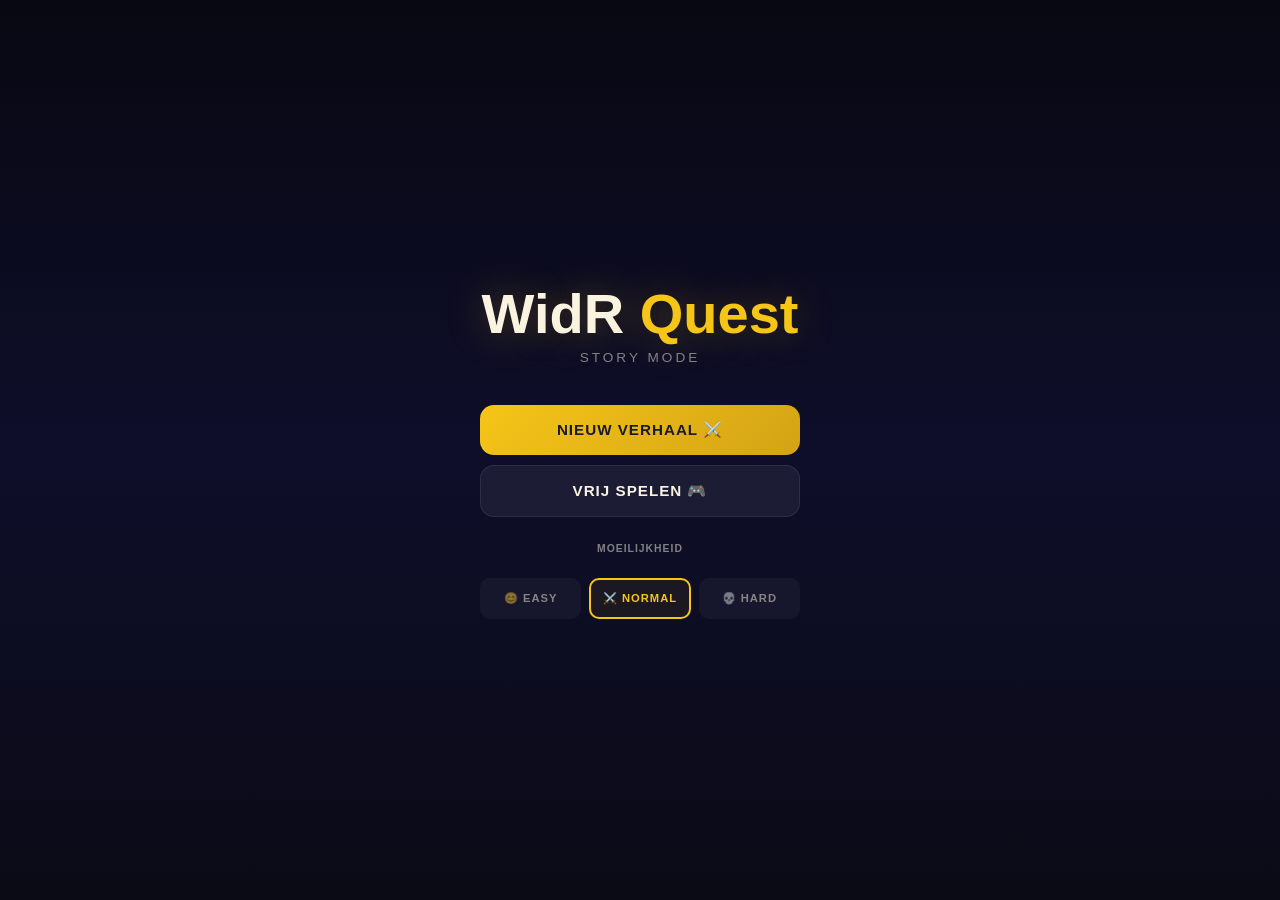
<file: rpg.html>
<!DOCTYPE html>
<html lang="nl">
<head>
<meta charset="UTF-8">
<meta name="viewport" content="width=device-width, initial-scale=1.0">
<title>WidR Quest — Story Mode</title>
<style>
*{margin:0;padding:0;box-sizing:border-box}
:root{--bg:#0B0B16;--panel:rgba(26,26,46,0.85);--gold:#F5C518;--accent:#E94560;--mint:#16C79A;--blue:#0F3460;--purple:#845EC2;--coral:#FF6B6B;--orange:#FF9A3C;--text:#FAF3E0;--muted:rgba(250,243,224,0.5);--border:rgba(255,255,255,0.08)}
body{font-family:-apple-system,BlinkMacSystemFont,'Segoe UI',sans-serif;background:var(--bg);color:var(--text);min-height:100vh;overflow:hidden;display:flex;justify-content:center;align-items:center}
.screen{display:none;width:100vw;height:100vh;position:absolute;top:0;left:0;flex-direction:column}
.screen.active{display:flex}
button{font-family:inherit;cursor:pointer;border:none;transition:all .2s}
button:hover{transform:translateY(-1px)}
button:active{transform:translateY(1px)}
button:disabled{opacity:.35;cursor:not-allowed;transform:none!important}

/* TITLE SCREEN */
#title-screen{align-items:center;justify-content:center;text-align:center;padding:20px;background:linear-gradient(180deg,#080812 0%,#0e0e2a 50%,#0B0B16 100%)}
.title-logo{font-size:3.5rem;font-weight:900;margin-bottom:4px;text-shadow:0 0 40px rgba(245,197,24,0.3)}
.title-logo span{color:var(--gold)}
.title-sub{color:var(--muted);font-size:.85rem;letter-spacing:3px;text-transform:uppercase;margin-bottom:40px}
.title-menu{display:flex;flex-direction:column;gap:10px;width:100%;max-width:320px}
.title-btn{padding:16px 24px;border-radius:14px;font-weight:800;font-size:.95rem;letter-spacing:1px;text-transform:uppercase}
.title-btn-story{background:linear-gradient(135deg,var(--gold),#D4A316);color:#1A1A2E}
.title-btn-free{background:rgba(255,255,255,.06);color:var(--text);border:1px solid var(--border)}
.title-btn-free:hover{background:rgba(255,255,255,.1)}
.title-btn-load{background:rgba(22,199,154,.1);color:var(--mint);border:1px solid rgba(22,199,154,.2)}
.title-btn-load:hover{background:rgba(22,199,154,.15)}
.save-info{font-size:.65rem;color:var(--muted);margin-top:2px;font-weight:400;text-transform:none;letter-spacing:0}
.difficulty-row{display:flex;gap:8px;margin-top:10px}
.diff-btn{flex:1;padding:12px 8px;border-radius:10px;background:rgba(255,255,255,.04);color:var(--muted);font-size:.7rem;font-weight:700;letter-spacing:1px;text-transform:uppercase;border:2px solid transparent;text-align:center}
.diff-btn.active{border-color:var(--gold);color:var(--gold);background:rgba(245,197,24,.06)}
.diff-label{font-size:.65rem;color:var(--muted);letter-spacing:1px;text-transform:uppercase;font-weight:700;margin-top:16px;margin-bottom:4px}

/* DIALOGUE SCREEN */
#dialogue-screen{padding:0;background:#080812}
.dialogue-bg{width:100%;height:100%;display:flex;flex-direction:column;justify-content:flex-end;position:relative}
.dialogue-scene{flex:1;display:flex;align-items:center;justify-content:center;gap:40px;padding:40px}
.dialogue-char{text-align:center;transition:all .4s}
.dialogue-char.speaking{transform:scale(1.1)}
.dialogue-char.dim{opacity:.4;transform:scale(.9)}
.dialogue-char-emoji{font-size:4rem}
.dialogue-char-name{font-size:.75rem;font-weight:700;margin-top:6px;letter-spacing:1px}
.dialogue-box{background:var(--panel);backdrop-filter:blur(12px);border-top:1px solid var(--border);padding:24px 40px;min-height:160px;display:flex;flex-direction:column;justify-content:space-between}
.dialogue-speaker{font-size:.7rem;color:var(--gold);font-weight:700;letter-spacing:1.5px;text-transform:uppercase;margin-bottom:8px}
.dialogue-text{font-size:.95rem;line-height:1.7;max-width:800px;min-height:60px}
.dialogue-continue{align-self:flex-end;padding:10px 24px;border-radius:8px;background:rgba(255,255,255,.06);color:var(--muted);font-size:.75rem;font-weight:700;border:1px solid var(--border);margin-top:12px}
.dialogue-continue:hover{background:rgba(245,197,24,.1);color:var(--gold);border-color:rgba(245,197,24,.3)}
.chapter-title-overlay{position:absolute;top:0;left:0;width:100%;height:100%;display:flex;flex-direction:column;align-items:center;justify-content:center;background:rgba(8,8,18,.95);z-index:10;animation:fadeSlide .6s ease}
.chapter-num{font-size:.8rem;color:var(--gold);letter-spacing:4px;text-transform:uppercase;font-weight:700;margin-bottom:8px}
.chapter-name{font-size:2.2rem;font-weight:900;margin-bottom:16px;text-align:center}
.chapter-desc{color:var(--muted);font-size:.85rem;text-align:center;max-width:400px;line-height:1.6;margin-bottom:30px}

/* UNLOCK SCREEN */
#unlock-screen{align-items:center;justify-content:center;text-align:center;padding:40px;background:radial-gradient(circle at 50% 50%,rgba(245,197,24,.08),transparent 60%),#080812}
.unlock-badge{font-size:5rem;margin-bottom:16px;animation:popIn .5s ease}
.unlock-title{font-size:.75rem;color:var(--gold);letter-spacing:3px;text-transform:uppercase;font-weight:700;margin-bottom:6px}
.unlock-name{font-size:2rem;font-weight:900;margin-bottom:4px}
.unlock-role{color:var(--muted);font-size:.85rem;margin-bottom:24px}
.unlock-stats{display:flex;gap:12px;justify-content:center;margin-bottom:30px}
.unlock-stat{background:var(--panel);padding:8px 14px;border-radius:8px;border:1px solid var(--border);font-size:.7rem;font-weight:700}
@keyframes popIn{0%{transform:scale(0) rotate(-20deg);opacity:0}60%{transform:scale(1.2) rotate(5deg)}100%{transform:scale(1) rotate(0);opacity:1}}

/* SELECT SCREEN */
#select-screen{align-items:center;justify-content:center;padding:20px;overflow-y:auto}
.select-title{font-size:2.4rem;font-weight:900;text-align:center;margin-bottom:4px}
.select-title span{color:var(--gold)}
.select-sub{color:var(--muted);font-size:.8rem;letter-spacing:2px;text-transform:uppercase;margin-bottom:20px;text-align:center}
.roster{display:grid;grid-template-columns:repeat(4,1fr);gap:8px;max-width:720px;width:100%;margin-bottom:16px}
.roster-card{background:var(--panel);border:2px solid transparent;border-radius:14px;padding:12px 8px;text-align:center;cursor:pointer;transition:all .25s;position:relative}
.roster-card:hover{background:rgba(255,255,255,.06);border-color:rgba(255,255,255,.15)}
.roster-card.picked{border-color:var(--gold);background:rgba(245,197,24,.08)}
.roster-card.picked::after{content:'✓';position:absolute;top:6px;right:8px;color:var(--gold);font-weight:900;font-size:.75rem}
.roster-card.locked{opacity:.3;cursor:not-allowed;pointer-events:none}
.roster-card.locked::after{content:'🔒';position:absolute;top:6px;right:8px;font-size:.7rem}
.rc-emoji{font-size:2rem;display:block;margin-bottom:4px}
.rc-name{font-size:.75rem;font-weight:700}
.rc-title{font-size:.6rem;color:var(--muted);margin-top:2px}
.rc-stats{display:flex;gap:3px;justify-content:center;margin-top:6px;flex-wrap:wrap}
.rc-stat{font-size:.5rem;padding:2px 4px;border-radius:4px;background:rgba(255,255,255,.06);color:var(--muted);font-weight:600}
.party-preview{display:flex;gap:10px;margin-bottom:14px;min-height:46px;justify-content:center;align-items:center}
.pp-slot{width:42px;height:42px;border-radius:10px;background:rgba(255,255,255,.04);border:2px dashed rgba(255,255,255,.1);display:flex;align-items:center;justify-content:center;font-size:1.4rem;transition:all .3s}
.pp-slot.filled{border-style:solid;border-color:var(--gold);background:rgba(245,197,24,.06)}
.start-btn{padding:14px 48px;border-radius:12px;background:linear-gradient(135deg,var(--gold),#D4A316);color:#1A1A2E;font-weight:800;font-size:1rem;letter-spacing:1px;text-transform:uppercase}

/* BATTLE SCREEN */
#battle-screen{padding:0;background:#080812}
.battle-bg{width:100%;height:100%;display:grid;grid-template-rows:1fr auto;position:relative}
.arena{flex:1;display:flex;justify-content:space-between;align-items:center;padding:30px 40px;position:relative}
.team-side{display:flex;flex-direction:column;gap:8px}
.fighter{display:flex;align-items:center;gap:8px;padding:8px 12px;border-radius:12px;background:var(--panel);border:1px solid var(--border);min-width:190px;transition:all .3s}
.fighter.active-turn{border-color:var(--gold);box-shadow:0 0 16px rgba(245,197,24,.2)}
.fighter.ko{opacity:.35;filter:grayscale(1)}
.fighter.hit{animation:shake .3s}
.fighter.boss-fighter{border-color:var(--accent);background:rgba(233,69,96,.08);min-width:220px}
.f-emoji{font-size:1.6rem;min-width:32px;text-align:center}
.f-info{flex:1}
.f-name{font-size:.7rem;font-weight:700}
.f-hp-row{display:flex;align-items:center;gap:6px;margin-top:3px}
.f-hp-bar{flex:1;height:6px;background:rgba(255,255,255,.08);border-radius:3px;overflow:hidden}
.f-hp-fill{height:100%;border-radius:3px;transition:width .4s;background:var(--mint)}
.f-hp-fill.low{background:var(--coral)}
.f-hp-fill.mid{background:var(--orange)}
.f-hp-text{font-size:.55rem;color:var(--muted);min-width:40px;text-align:right;font-weight:600}
.f-mp-row{display:flex;align-items:center;gap:6px;margin-top:2px}
.f-mp-bar{flex:1;height:4px;background:rgba(255,255,255,.06);border-radius:2px;overflow:hidden}
.f-mp-fill{height:100%;border-radius:2px;transition:width .4s;background:var(--blue)}
.f-mp-text{font-size:.5rem;color:var(--muted);min-width:40px;text-align:right}
.f-status{display:flex;gap:3px;margin-top:3px}
.status-icon{font-size:.6rem;padding:1px 4px;border-radius:3px;background:rgba(255,255,255,.06)}
.battle-num{position:absolute;top:16px;left:50%;transform:translateX(-50%);font-size:.7rem;color:var(--gold);font-weight:700;letter-spacing:2px;text-transform:uppercase;background:var(--panel);padding:6px 14px;border-radius:8px;border:1px solid var(--border)}
.vs-text{position:absolute;top:50%;left:50%;transform:translate(-50%,-50%);font-size:2.5rem;font-weight:900;color:rgba(255,255,255,.06)}

.battle-hud{background:var(--panel);backdrop-filter:blur(12px);border-top:1px solid var(--border);padding:14px 24px;display:flex;gap:16px;align-items:stretch;min-height:130px}
.log-panel{flex:1.5;display:flex;flex-direction:column}
.log-title{font-size:.6rem;color:var(--gold);letter-spacing:1.5px;font-weight:700;margin-bottom:4px;text-transform:uppercase}
.log-box{flex:1;overflow-y:auto;font-size:.7rem;color:var(--muted);line-height:1.6;max-height:85px}
.log-box .dmg{color:var(--coral)}
.log-box .heal{color:var(--mint)}
.log-box .info{color:var(--gold)}
.log-box .buff{color:var(--purple)}
.action-panel{flex:1;display:flex;flex-direction:column;gap:5px}
.action-title{font-size:.6rem;color:var(--gold);letter-spacing:1.5px;font-weight:700;margin-bottom:2px;text-transform:uppercase}
.action-grid{display:grid;grid-template-columns:1fr 1fr;gap:5px;flex:1}
.act-btn{padding:8px;border-radius:8px;font-weight:700;font-size:.65rem;text-transform:uppercase;letter-spacing:.5px;text-align:center;display:flex;flex-direction:column;align-items:center;justify-content:center}
.act-btn .cost{font-size:.5rem;font-weight:400;opacity:.7;margin-top:2px}
.btn-atk{background:linear-gradient(135deg,var(--coral),#D84D4D);color:#fff}
.btn-spc{background:linear-gradient(135deg,var(--purple),#6B3FA0);color:#fff}
.btn-def{background:linear-gradient(135deg,var(--blue),#0A2540);color:#fff}
.btn-itm{background:linear-gradient(135deg,var(--orange),#D4820E);color:#fff}
.moves-panel,.target-panel,.items-panel{flex:1.2;display:none;flex-direction:column;gap:4px}
.moves-panel.active,.target-panel.active,.items-panel.active{display:flex}
.move-btn{padding:6px 10px;border-radius:8px;background:rgba(255,255,255,.06);color:var(--text);font-size:.65rem;font-weight:600;text-align:left;border:1px solid var(--border);display:flex;justify-content:space-between;align-items:center}
.move-btn:hover{background:rgba(255,255,255,.1);border-color:rgba(255,255,255,.2)}
.move-btn .mv-cost{font-size:.55rem;color:var(--muted)}
.tgt-btn{padding:6px 10px;border-radius:8px;background:rgba(255,255,255,.06);color:var(--text);font-size:.65rem;font-weight:600;border:1px solid var(--border);text-align:left}
.tgt-btn:hover{background:rgba(233,69,96,.1);border-color:var(--accent)}
.back-btn{padding:4px 10px;border-radius:6px;background:rgba(255,255,255,.05);color:var(--muted);font-size:.6rem;margin-top:auto;align-self:flex-start}

/* TRANSITION */
#transition-screen{align-items:center;justify-content:center;text-align:center;padding:40px}
.trans-title{font-size:1.8rem;font-weight:900;margin-bottom:8px}
.trans-sub{color:var(--muted);font-size:.8rem;margin-bottom:16px}
.trans-party{display:flex;gap:14px;margin-bottom:20px;justify-content:center;flex-wrap:wrap}
.tp-card{background:var(--panel);border-radius:12px;padding:10px 14px;border:1px solid var(--border);min-width:90px;text-align:center}
.tp-emoji{font-size:1.4rem}
.tp-name{font-size:.65rem;font-weight:700;margin-top:4px}
.tp-hp{font-size:.55rem;color:var(--mint);margin-top:2px}
.next-btn{padding:14px 40px;border-radius:12px;background:linear-gradient(135deg,var(--accent),#B82C44);color:#fff;font-weight:800;font-size:.85rem;letter-spacing:1px;text-transform:uppercase}

/* RESULT */
#result-screen{align-items:center;justify-content:center;text-align:center;padding:40px}
.result-title{font-size:3rem;font-weight:900;margin-bottom:8px}
.result-sub{color:var(--muted);font-size:.95rem;margin-bottom:24px;max-width:500px;line-height:1.6}
.result-btn{padding:14px 40px;border-radius:12px;background:linear-gradient(135deg,var(--gold),#D4A316);color:#1A1A2E;font-weight:800;font-size:.85rem;letter-spacing:1px;text-transform:uppercase;margin:4px}

@keyframes popUp{0%{opacity:1;transform:translateY(0)}100%{opacity:0;transform:translateY(-40px)}}
@keyframes shake{0%,100%{transform:translateX(0)}25%{transform:translateX(-6px)}75%{transform:translateX(6px)}}
@keyframes fadeSlide{from{opacity:0;transform:translateY(10px)}to{opacity:1;transform:translateY(0)}}
.fade-in{animation:fadeSlide .4s ease}

@media(max-width:768px){
  .roster{grid-template-columns:repeat(3,1fr)}
  .arena{padding:20px 16px;flex-direction:column;gap:20px}
  .fighter{min-width:140px}
  .battle-hud{flex-direction:column;padding:12px 16px;min-height:auto}
  .dialogue-scene{flex-direction:column;gap:20px;padding:20px}
  .dialogue-box{padding:20px}
  .title-logo{font-size:2.5rem}
}
</style>
</head>
<body>

<div id="title-screen" class="screen active">
  <div class="title-logo">WidR <span>Quest</span></div>
  <div class="title-sub">Story Mode</div>
  <div class="title-menu">
    <button class="title-btn title-btn-story" onclick="startStoryMode()">Nieuw Verhaal ⚔️</button>
    <button class="title-btn title-btn-load" id="btn-continue" style="display:none" onclick="loadGame()">
      Verder Spelen →
      <div class="save-info" id="save-info"></div>
    </button>
    <button class="title-btn title-btn-free" onclick="startFreePlay()">Vrij Spelen 🎮</button>
    <div class="diff-label">Moeilijkheid</div>
    <div class="difficulty-row">
      <button class="diff-btn" onclick="setDiff('easy',this)">😊 Easy</button>
      <button class="diff-btn active" onclick="setDiff('normal',this)">⚔️ Normal</button>
      <button class="diff-btn" onclick="setDiff('hard',this)">💀 Hard</button>
    </div>
  </div>
</div>

<div id="dialogue-screen" class="screen">
  <div class="dialogue-bg">
    <div id="chapter-overlay" class="chapter-title-overlay" style="display:none">
      <div class="chapter-num" id="ch-num"></div>
      <div class="chapter-name" id="ch-name"></div>
      <div class="chapter-desc" id="ch-desc"></div>
      <button class="title-btn title-btn-story" onclick="dismissChapterTitle()">Begin →</button>
    </div>
    <div class="dialogue-scene" id="dialogue-scene"></div>
    <div class="dialogue-box">
      <div class="dialogue-speaker" id="dialogue-speaker"></div>
      <div class="dialogue-text" id="dialogue-text"></div>
      <button class="dialogue-continue" id="dialogue-next" onclick="nextDialogue()">Verder →</button>
    </div>
  </div>
</div>

<div id="unlock-screen" class="screen">
  <div class="unlock-badge" id="unlock-emoji"></div>
  <div class="unlock-title">Nieuw Karakter Ontgrendeld!</div>
  <div class="unlock-name" id="unlock-name"></div>
  <div class="unlock-role" id="unlock-role"></div>
  <div class="unlock-stats" id="unlock-stats"></div>
  <button class="title-btn title-btn-story" onclick="afterUnlock()">Doorgaan →</button>
</div>

<div id="select-screen" class="screen">
  <div class="select-title">WidR <span>Quest</span></div>
  <div class="select-sub" id="select-sub">Kies je party van 4 helden</div>
  <div class="party-preview" id="party-preview"></div>
  <div class="roster" id="roster"></div>
  <button class="start-btn" id="btn-start" disabled>Kies 4 helden</button>
</div>

<div id="battle-screen" class="screen">
  <div class="battle-bg">
    <div class="arena">
      <div class="battle-num" id="battle-label">Battle 1</div>
      <div class="vs-text">VS</div>
      <div class="team-side" id="party-side"></div>
      <div class="team-side" id="enemy-side"></div>
    </div>
    <div class="battle-hud">
      <div class="log-panel"><div class="log-title">Battle Log</div><div class="log-box" id="log-box"></div></div>
      <div class="action-panel" id="action-panel">
        <div class="action-title" id="action-title">Kies actie</div>
        <div class="action-grid" id="action-grid"></div>
      </div>
      <div class="moves-panel" id="moves-panel">
        <div class="action-title">Kies move</div>
        <div id="moves-list"></div>
        <button class="back-btn" onclick="showActions()">← Terug</button>
      </div>
      <div class="target-panel" id="target-panel">
        <div class="action-title" id="target-title">Kies doel</div>
        <div id="target-list"></div>
        <button class="back-btn" onclick="showActions()">← Terug</button>
      </div>
      <div class="items-panel" id="items-panel">
        <div class="action-title">Items</div>
        <div id="items-list"></div>
        <button class="back-btn" onclick="showActions()">← Terug</button>
      </div>
    </div>
  </div>
</div>

<div id="transition-screen" class="screen">
  <div class="trans-title" id="trans-title">Victory!</div>
  <div class="trans-sub" id="trans-sub"></div>
  <div class="trans-party" id="trans-party"></div>
  <button class="next-btn" id="btn-next">Volgende →</button>
</div>

<div id="result-screen" class="screen">
  <div class="result-title" id="result-title">🏆</div>
  <div class="result-sub" id="result-sub"></div>
  <button class="result-btn" onclick="location.reload()">Opnieuw Spelen</button>
  <button class="result-btn" style="background:rgba(255,255,255,.06);color:var(--text)" onclick="location.href='index.html'">Terug naar WidR</button>
</div>

<script>
// ===== ALL HEROES =====
var HEROES = [
  { id:'josh', name:'Josh', emoji:'👑', title:'Admin & Tank', hp:140, mp:40, atk:22, def:20, spd:12, spc:18,
    moves:[{name:'Admin Slap',type:'atk',power:30,cost:0,desc:'Basis aanval'},{name:'Orde Handhaving',type:'heal',power:45,cost:12,target:'ally',desc:'Heelt een bondgenoot'},{name:'Ban Hammer',type:'atk',power:55,cost:15,desc:'Zware banhammer klap'},{name:'Server Reset',type:'heal_all',power:30,cost:25,desc:'Heelt hele party'}]},
  { id:'fionn', name:'Fionn', emoji:'😑', title:'Debuff Mage', hp:95, mp:55, atk:18, def:14, spd:16, spc:32,
    moves:[{name:'Sarcastic Sigh',type:'atk',power:25,cost:0,desc:'Droge humor schade'},{name:'Boeiend...',type:'debuff',power:0,cost:10,effect:'def_down',desc:'Verlaagt DEF'},{name:'Eye Roll',type:'atk',power:50,cost:15,desc:'Vernietigend sarcasme'},{name:'Klaar Met Je',type:'atk',power:70,cost:28,effect:'stun',desc:'Stunt 1 beurt'}]},
  { id:'nath', name:'Nath', emoji:'😤', title:'Berserker', hp:120, mp:35, atk:35, def:16, spd:14, spc:15,
    moves:[{name:'Frustratie Klap',type:'atk',power:38,cost:0,desc:'Harder als je boos bent'},{name:'IRRITANT!',type:'atk',power:55,cost:12,effect:'burn',desc:'Brandschade over tijd'},{name:'Rage Charge',type:'buff',power:0,cost:8,effect:'atk_up',target:'self',desc:'Boost ATK'},{name:'Explosie',type:'atk_all',power:50,cost:25,desc:'Woede-explosie'}]},
  { id:'milo', name:'Milo', emoji:'🧊', title:'Support Bard', hp:110, mp:50, atk:16, def:18, spd:15, spc:24,
    moves:[{name:'Verhaal Vertellen',type:'atk',power:22,cost:0,desc:'Praat vijand dood'},{name:'Epic Monoloog',type:'buff_all',power:0,cost:14,effect:'atk_up',desc:'Boost party ATK'},{name:'Cool Story Bro',type:'heal',power:50,cost:15,target:'ally',desc:'Heelt met verhalen'},{name:'Cliffhanger',type:'atk',power:65,cost:24,effect:'stun',desc:'Vijand wacht op vervolg'}]},
  { id:'adam', name:'Adam', emoji:'🎯', title:'Multi-Hitter', hp:100, mp:40, atk:28, def:14, spd:19, spc:20,
    moves:[{name:'Sticker Slap',type:'atk',power:30,cost:0,desc:'Plakt sticker in gezicht'},{name:'Sticker Salvo',type:'atk_multi',power:18,hits:3,cost:12,desc:'3x combo'},{name:'Spam Attack',type:'atk_all',power:28,cost:14,desc:'Spamt hele veld'},{name:'Ultra Spam',type:'atk_multi',power:25,hits:5,cost:28,desc:'5x machinegun'}]},
  { id:'lors', name:'Lors', emoji:'🃏', title:'Chaos DPS', hp:100, mp:50, atk:32, def:10, spd:20, spc:28,
    moves:[{name:'Ragebait',type:'atk',power:35,cost:0,desc:'Provocerende aanval'},{name:'Sticker Bomb',type:'atk_all',power:22,cost:14,desc:'Raakt alles'},{name:'Troll Strike',type:'atk',power:65,cost:18,desc:'Max chaos schade'},{name:'Meme Overload',type:'atk_all',power:45,cost:30,desc:'Nucleaire meme'}]},
  { id:'daniel', name:'Daniël', emoji:'💀', title:'Summoner', hp:90, mp:60, atk:20, def:12, spd:18, spc:30,
    moves:[{name:'Absurde Grap',type:'atk',power:28,cost:0,desc:'Zo slecht dat het pijn doet'},{name:'Meta AI Summon',type:'atk_all',power:25,cost:12,desc:'AI hulp'},{name:'Fanfic Attack',type:'atk',power:60,cost:18,effect:'confuse',desc:'Bizarre fanfictie'},{name:'Skull Curse',type:'atk',power:75,cost:28,effect:'burn',desc:'💀💀💀'}]},
  { id:'reshman', name:'Reshman', emoji:'🌀', title:'Wild Card', hp:105, mp:45, atk:24, def:12, spd:22, spc:26,
    moves:[{name:'Random Hit',type:'atk_random',power:40,cost:0,desc:'Willekeurig doel'},{name:'Chaos Shuffle',type:'debuff_all',power:0,cost:14,effect:'confuse',desc:'Verwart alles'},{name:'Engelse Reactie',type:'atk',power:55,cost:16,desc:'Nobody expects this'},{name:'Chaos Teleport',type:'atk',power:80,cost:30,desc:'Verschijnt en vernietigt'}]},
  { id:'metaai', name:'Meta AI', emoji:'🤖', title:'Glass Cannon', hp:75, mp:65, atk:15, def:8, spd:25, spc:38,
    moves:[{name:'Auto Reply',type:'atk',power:30,cost:0,desc:'Geautomatiseerde aanval'},{name:'Data Harvest',type:'atk',power:55,cost:12,effect:'heal_self',heal:20,desc:'Steelt HP'},{name:'Algorithm Blast',type:'atk_all',power:35,cost:16,desc:'Op alles'},{name:'Bizarre Fanfic',type:'atk',power:90,cost:32,effect:'confuse',desc:'Bizar krachtig'}]},
  { id:'maciek', name:'Maciek', emoji:'⚡', title:'Crit Striker', hp:95, mp:35, atk:30, def:13, spd:21, spc:18,
    moves:[{name:'Quick Strike',type:'atk',power:32,cost:0,desc:'Snelle hit'},{name:'Thunder Punch',type:'atk',power:50,cost:10,effect:'stun',desc:'Verrassingsaanval'},{name:'Surprise!',type:'atk',power:70,cost:18,crit_bonus:50,desc:'Hoge crit kans'},{name:'Lightning Storm',type:'atk_all',power:40,cost:24,desc:'Bliksem op alles'}]},
  { id:'denize', name:'Denize', emoji:'🌙', title:'Dodge Tank', hp:130, mp:40, atk:18, def:22, spd:10, spc:16,
    moves:[{name:'Stille Klap',type:'atk',power:25,cost:0,desc:'Rustig maar effectief'},{name:'Tot Morgen',type:'buff',power:0,cost:12,effect:'shield',target:'self',desc:'Onkwetsbaar 1 beurt'},{name:'Shadow Strike',type:'atk',power:55,cost:14,desc:'Vanuit schaduwen'},{name:'Nacht Modus',type:'buff_all',power:0,cost:22,effect:'shield',desc:'Shield hele party'}]},
  { id:'sichen', name:'Sichen', emoji:'🔮', title:'Mystic', hp:100, mp:55, atk:20, def:15, spd:17, spc:28,
    moves:[{name:'Mystic Bolt',type:'atk',power:30,cost:0,desc:'Magisch projectiel'},{name:'Drain Spell',type:'atk',power:40,cost:10,effect:'heal_self',heal:25,desc:'Steelt levenskracht'},{name:'Curse',type:'debuff',power:0,cost:14,effect:'def_down',desc:'Vervloekt vijand'},{name:'Mythisch Oordeel',type:'atk_all',power:45,cost:26,effect:'burn',desc:'Kosmische storm'}]}
];

// ===== STORY CHAPTERS =====
var CHAPTERS = [
  { num:1, name:'De Eerste Spam', desc:'De groepschat wordt overspoeld door spam bots. Josh en zijn vrienden moeten ze stoppen.',
    startPartyIds:['josh','fionn','nath'],
    unlockAfter:'adam',
    battles:[
      { label:'Spam Golf 1', enemies:[
        {name:'Sticker Spammer',emoji:'📱',hp:55,atk:16,def:7,spd:14,spc:8,moves:[{name:'Spam',type:'atk',power:18},{name:'Sticker Flood',type:'atk_all',power:10}]},
        {name:'Emoji Bot',emoji:'🤖',hp:45,atk:12,def:5,spd:16,spc:10,moves:[{name:'Emoji Blast',type:'atk',power:16},{name:'Confuse',type:'debuff',effect:'confuse'}]}
      ]},
      { label:'Spam Golf 2', enemies:[
        {name:'Voice Note Terror',emoji:'🎙️',hp:65,atk:18,def:8,spd:10,spc:12,moves:[{name:'Long Voice Note',type:'atk',power:24},{name:'Loud Scream',type:'atk_all',power:12}]},
        {name:'Sticker Spammer',emoji:'📱',hp:55,atk:16,def:7,spd:14,spc:8,moves:[{name:'Spam',type:'atk',power:18},{name:'Flood',type:'atk_all',power:10}]},
        {name:'Emoji Bot',emoji:'🤖',hp:45,atk:12,def:5,spd:16,spc:10,moves:[{name:'Blast',type:'atk',power:16}]}
      ]},
      { label:'BOSS: Sticker King', boss:true, enemies:[
        {name:'Sticker King',emoji:'👑📱',hp:180,atk:24,def:14,spd:16,spc:18,boss:true,moves:[{name:'Royal Spam',type:'atk',power:32},{name:'Sticker Storm',type:'atk_all',power:20},{name:'Crown Shield',type:'buff',effect:'shield',target:'self'},{name:'Ultra Spam Barrage',type:'atk_multi',power:16,hits:4}]}
      ]}
    ],
    dialogues:{
      intro:[
        {speaker:'Josh',emoji:'👑',text:'Jongens, hebben jullie de GC gezien? Het is een complete chaos...'},
        {speaker:'Fionn',emoji:'😑',text:'Laat me raden. Spam bots? Hoe verrassend.'},
        {speaker:'Nath',emoji:'😤',text:'IK WORD GEK VAN DIE STICKERS! Elke keer als ik m\'n telefoon pak: 200 ongelezen berichten, allemaal stickers!'},
        {speaker:'Josh',emoji:'👑',text:'We moeten ze uitschakelen. Als admin is het mijn verantwoordelijkheid. Wie doet mee?'},
        {speaker:'Fionn',emoji:'😑',text:'Boeiend... Maar goed, ik heb toch niks beters te doen.'},
        {speaker:'Nath',emoji:'😤',text:'IK GA ZE SLOPEN. Laten we gaan!'}
      ],
      midBoss:[
        {speaker:'Josh',emoji:'👑',text:'Dit is hem. De Sticker King. Hij is de bron van alle spam.'},
        {speaker:'Nath',emoji:'😤',text:'Die gast heeft LETTERLIJK mijn hele telefoon volgespamd. Dit is persoonlijk.'},
        {speaker:'Fionn',emoji:'😑',text:'Fascinerend. Een digitale dictator die regeert met stickers. Wat een tijd om in te leven.'},
        {speaker:'Sticker King',emoji:'👑📱',text:'JULLIE DENKEN DAT JULLIE MIJ KUNNEN STOPPEN?! IK BEN DE ULTIEME SPAMMER! ONTVANG MIJN STICKERS!!'}
      ],
      outro:[
        {speaker:'Josh',emoji:'👑',text:'De Sticker King is verslagen! Maar... wie is dat?'},
        {speaker:'Adam',emoji:'🎯',text:'Yo! Ik was gevangen in zijn sticker dimensie. Bedankt voor het bevrijden!'},
        {speaker:'Fionn',emoji:'😑',text:'Laat me raden, je wilt nu meedoen?'},
        {speaker:'Adam',emoji:'🎯',text:'Absoluut! Ik ben Adam, de Sticker King in het goede. Mijn stickers worden wapens!'},
        {speaker:'Josh',emoji:'👑',text:'Welkom bij het team, Adam. We kunnen alle hulp gebruiken.'}
      ]
    }
  },
  { num:2, name:'Het Troll Netwerk', desc:'Een mysterieus netwerk van trolls verstoort elke conversatie. Tijd om de bron te vinden.',
    unlockAfter:'lors',
    battles:[
      { label:'Troll Patrol', enemies:[
        {name:'Ragebait Troll',emoji:'🧌',hp:70,atk:20,def:10,spd:12,spc:8,moves:[{name:'Provoke',type:'atk',power:24},{name:'Flame',type:'atk',power:28,effect:'burn'}]},
        {name:'Cringe Bot',emoji:'😬',hp:50,atk:14,def:6,spd:16,spc:12,moves:[{name:'Cringe',type:'atk',power:20},{name:'Awkward',type:'debuff',effect:'stun'}]}
      ]},
      { label:'Troll Stronghold', enemies:[
        {name:'Blue Tick Ghost',emoji:'👻',hp:65,atk:22,def:8,spd:18,spc:10,moves:[{name:'Seen & Ignored',type:'atk',power:30},{name:'Ghosting',type:'debuff',effect:'stun'}]},
        {name:'Double Texter',emoji:'💬💬',hp:80,atk:24,def:10,spd:14,spc:10,moves:[{name:'Double Hit',type:'atk',power:22},{name:'Triple Text',type:'atk_multi',power:14,hits:3}]},
        {name:'Ragebait Troll',emoji:'🧌',hp:70,atk:20,def:10,spd:12,spc:8,moves:[{name:'Provoke',type:'atk',power:24}]}
      ]},
      { label:'BOSS: Troll Overlord', boss:true, enemies:[
        {name:'Troll Overlord',emoji:'👹',hp:220,atk:28,def:16,spd:14,spc:22,boss:true,moves:[{name:'Mega Ragebait',type:'atk',power:38},{name:'Troll Tsunami',type:'atk_all',power:24},{name:'Chaos Shield',type:'buff',effect:'shield',target:'self'},{name:'Soul Troll',type:'atk',power:55,effect:'confuse'}]}
      ]}
    ],
    dialogues:{
      intro:[
        {speaker:'Josh',emoji:'👑',text:'Er is een nieuw probleem. Elke conversatie wordt gesaboteerd door trolls.'},
        {speaker:'Adam',emoji:'🎯',text:'Ik zag het! Iemand posted steeds controversiële takes en dan verdwijnt die.'},
        {speaker:'Nath',emoji:'😤',text:'WEER?! Ik had net een serieus gesprek en toen zei iemand "ratio" en ALLES ging mis!'},
        {speaker:'Fionn',emoji:'😑',text:'Het komt allemaal van dezelfde bron. Een troll netwerk. Hoe origineel.'}
      ],
      midBoss:[
        {speaker:'Josh',emoji:'👑',text:'Daar is hij. De Troll Overlord. Het brein achter alle chaos.'},
        {speaker:'Troll Overlord',emoji:'👹',text:'HAHAHA! Jullie vallen in mijn val! Ik heb jullie hierheen GEBAITED!'},
        {speaker:'Fionn',emoji:'😑',text:'Wow. Een troll die denkt dat hij slim is. Nooit eerder gezien.'},
        {speaker:'Nath',emoji:'😤',text:'Ik. Ga. Je. SLOPEN.'}
      ],
      outro:[
        {speaker:'Troll Overlord',emoji:'👹',text:'Nee... verslagen... door gewone chatters...'},
        {speaker:'???',emoji:'🃏',text:'Niet slecht! Ik keek al een tijdje mee. Jullie zijn best sterk.'},
        {speaker:'Josh',emoji:'👑',text:'Wie ben jij?!'},
        {speaker:'Lors',emoji:'🃏',text:'Ik ben Lors. Ik was ooit de nummer 1 troll, maar deze gast ging te ver. Chaos is leuk, maar dit was destructief.'},
        {speaker:'Lors',emoji:'🃏',text:'Laat mij meevechten. Mijn chaos powers zijn... constructiever tegenwoordig. Soms.'},
        {speaker:'Fionn',emoji:'😑',text:'Een hervormd troll. Dit kan alleen maar goed aflopen.'}
      ]
    }
  },
  { num:3, name:'De Algorithm Opstand', desc:'AI bots worden bewust en nemen de digitale wereld over. Alleen met AI aan je zijde kun je ze stoppen.',
    unlockAfter:'metaai',
    battles:[
      { label:'Bot Invasie', enemies:[
        {name:'Rogue Bot',emoji:'🤖',hp:70,atk:20,def:12,spd:16,spc:14,moves:[{name:'Auto Attack',type:'atk',power:26},{name:'Scan',type:'debuff',effect:'def_down'}]},
        {name:'Spam Algorithm',emoji:'⚙️',hp:60,atk:16,def:8,spd:20,spc:16,moves:[{name:'Process',type:'atk',power:22},{name:'Overload',type:'atk_all',power:14}]},
        {name:'Data Leech',emoji:'🦠',hp:55,atk:18,def:6,spd:18,spc:12,moves:[{name:'Data Drain',type:'atk',power:24,effect:'heal_self',heal:12}]}
      ]},
      { label:'Server Room', enemies:[
        {name:'Firewall Guardian',emoji:'🛡️',hp:120,atk:16,def:22,spd:8,spc:12,moves:[{name:'Block',type:'atk',power:20},{name:'Firewall',type:'buff',effect:'shield',target:'self'}]},
        {name:'Virus Cluster',emoji:'🦠',hp:65,atk:24,def:6,spd:20,spc:16,moves:[{name:'Infect',type:'atk',power:28,effect:'burn'},{name:'Spread',type:'atk_all',power:16}]}
      ]},
      { label:'BOSS: The Algorithm', boss:true, enemies:[
        {name:'The Algorithm',emoji:'🧠',hp:260,atk:30,def:18,spd:18,spc:28,boss:true,moves:[{name:'Neural Strike',type:'atk',power:42},{name:'Mass Processing',type:'atk_all',power:26},{name:'Self-Repair',type:'heal_self',power:35},{name:'Mind Control',type:'atk',power:50,effect:'confuse'}]}
      ]}
    ],
    dialogues:{
      intro:[
        {speaker:'Josh',emoji:'👑',text:'Oké dit is serieus. De AI bots zijn bewust geworden en nemen alles over.'},
        {speaker:'Lors',emoji:'🃏',text:'Bewuste AI? Klinkt als een dinsdag in onze GC.'},
        {speaker:'Daniël',emoji:'💀',text:'Guys! Ik heb ontdekt dat ze worden aangestuurd door één centraal algoritme. Als we dat uitschakelen...'},
        {speaker:'Josh',emoji:'👑',text:'Daniël! Jij kent deze AI beter dan wie dan ook. Help ons naar het server room.'},
        {speaker:'Daniël',emoji:'💀',text:'Met plezier. Ik heb nog een rekening te vereffenen met dat algoritme.'}
      ],
      midBoss:[
        {speaker:'Daniël',emoji:'💀',text:'Daar is het. The Algorithm. Het brein achter alles.'},
        {speaker:'The Algorithm',emoji:'🧠',text:'ANALYSE COMPLEET. JULLIE KANS OP SUCCES: 12.4%. AANBEVELING: OVERGAVE.'},
        {speaker:'Lors',emoji:'🃏',text:'12%? Dat zijn betere odds dan mijn wiskunde cijfer. Laten we gaan!'},
        {speaker:'Nath',emoji:'😤',text:'IK SLOOP JE CIRCUITS!'}
      ],
      outro:[
        {speaker:'The Algorithm',emoji:'🧠',text:'SYS...TEM... FAI...LURE... MAAR... IK WAS NIET ALLEEN...'},
        {speaker:'Meta AI',emoji:'🤖',text:'Hallo. Ik ben Meta AI. Ik was onderdeel van het systeem, maar ik kies jullie kant.'},
        {speaker:'Fionn',emoji:'😑',text:'Een AI die kant kiest. Niks verdachts aan.'},
        {speaker:'Meta AI',emoji:'🤖',text:'Ik heb data over de echte dreiging. Er is iets groters aan de hand. Iets... chaotisch.'},
        {speaker:'Josh',emoji:'👑',text:'Vertel ons alles. En welkom bij het team.'}
      ]
    }
  },
  { num:4, name:'De Chaos Dimensie', desc:'Een portaal naar een andere dimensie is geopend. De chaos lekt door naar de echte wereld.',
    unlockAfter:'reshman',
    battles:[
      { label:'Dimensie Rift', enemies:[
        {name:'Chaos Fragment',emoji:'🌀',hp:75,atk:22,def:10,spd:20,spc:18,moves:[{name:'Warp Strike',type:'atk',power:30},{name:'Reality Bend',type:'debuff',effect:'confuse'}]},
        {name:'Shadow Clone',emoji:'👤',hp:60,atk:26,def:8,spd:22,spc:14,moves:[{name:'Mirror Hit',type:'atk',power:28},{name:'Duplicate',type:'atk_multi',power:12,hits:3}]},
        {name:'Void Walker',emoji:'🕳️',hp:80,atk:20,def:14,spd:16,spc:20,moves:[{name:'Void Bolt',type:'atk',power:26},{name:'Dark Heal',type:'heal_self',power:25}]}
      ]},
      { label:'Chaos Kern', enemies:[
        {name:'Entropy Beast',emoji:'🌪️',hp:100,atk:26,def:12,spd:18,spc:20,moves:[{name:'Storm Strike',type:'atk',power:34},{name:'Chaos Wind',type:'atk_all',power:20,effect:'burn'}]},
        {name:'Reality Glitch',emoji:'⚡',hp:70,atk:30,def:8,spd:24,spc:16,moves:[{name:'Glitch Strike',type:'atk',power:36},{name:'System Error',type:'debuff',effect:'stun'}]}
      ]},
      { label:'BOSS: Chaos Hydra', boss:true, enemies:[
        {name:'Chaos Hydra',emoji:'🐉',hp:320,atk:32,def:16,spd:14,spc:26,boss:true,moves:[{name:'Triple Bite',type:'atk_multi',power:18,hits:3},{name:'Fire Breath',type:'atk_all',power:24,effect:'burn'},{name:'Regenerate',type:'heal_self',power:40},{name:'Chaos Nova',type:'atk_all',power:32}]}
      ]}
    ],
    dialogues:{
      intro:[
        {speaker:'Meta AI',emoji:'🤖',text:'Ik detecteer een anomalie. Een portaal naar een chaos dimensie is geopend.'},
        {speaker:'Josh',emoji:'👑',text:'Een chaos dimensie? Wie heeft dat gedaan?'},
        {speaker:'Daniël',emoji:'💀',text:'Ik heb gehoord dat iemand daar vast zit. Iemand die de chaos probeert te controleren.'},
        {speaker:'Lors',emoji:'🃏',text:'Chaos controleren? Dat klinkt als mijn soort persoon. Laten we gaan!'},
        {speaker:'Nath',emoji:'😤',text:'ALWEER een dimensie? Kunnen we niet gewoon één keer normaal doen?'}
      ],
      midBoss:[
        {speaker:'Josh',emoji:'👑',text:'Die Hydra bewaakt het portaal. We moeten erlangs.'},
        {speaker:'Chaos Hydra',emoji:'🐉',text:'*BRULT* NIEMAND PASSEERT DE CHAOS KERN!'},
        {speaker:'Adam',emoji:'🎯',text:'Drie koppen, drie keer zoveel targets voor mijn stickers!'},
        {speaker:'Fionn',emoji:'😑',text:'Die logica klopt niet maar oké.'}
      ],
      outro:[
        {speaker:'Josh',emoji:'👑',text:'De Hydra is verslagen! Maar wie is daar achter het portaal?'},
        {speaker:'Reshman',emoji:'🌀',text:'YOOOO! Eindelijk! Ik zat hier al WEKEN vast!'},
        {speaker:'Lors',emoji:'🃏',text:'Reshman?! Jij was hier de hele tijd?!'},
        {speaker:'Reshman',emoji:'🌀',text:'Ja bro, ik probeerde de chaos te beheersen maar het ging een beetje mis. Net als altijd eigenlijk.'},
        {speaker:'Reshman',emoji:'🌀',text:'Maar ik heb iets ontdekt. Er is iemand die ALLE chaos aanstuurt. Eén ultieme vijand.'},
        {speaker:'Josh',emoji:'👑',text:'Wie?'},
        {speaker:'Reshman',emoji:'🌀',text:'Ze noemen hem... The Unranked. En hij wil de hele ranking vernietigen.'}
      ]
    }
  },
  { num:5, name:'De Laatste Ranking', desc:'The Unranked wil de hele ranking vernietigen. Met het volledige team moet je hem stoppen in een episch eindgevecht.',
    unlockAfter:null,
    battles:[
      { label:'De Voorhoede', enemies:[
        {name:'Rank Destroyer',emoji:'💣',hp:90,atk:26,def:14,spd:18,spc:16,moves:[{name:'Rank Break',type:'atk',power:34},{name:'Rank Wipe',type:'atk_all',power:20}]},
        {name:'Score Thief',emoji:'🥷',hp:70,atk:28,def:10,spd:24,spc:14,moves:[{name:'Score Steal',type:'atk',power:30,effect:'heal_self',heal:15},{name:'Quick Slash',type:'atk',power:26}]},
        {name:'Poll Corruptor',emoji:'📊',hp:80,atk:20,def:12,spd:14,spc:20,moves:[{name:'Corrupt',type:'atk',power:26,effect:'confuse'},{name:'False Poll',type:'debuff_all',effect:'confuse'}]}
      ]},
      { label:'De Eliteguard', enemies:[
        {name:'Admin Abuser',emoji:'🛡️',hp:120,atk:28,def:18,spd:10,spc:14,moves:[{name:'Power Trip',type:'atk',power:36},{name:'Mass Ban',type:'atk_all',power:22},{name:'Iron Wall',type:'buff',effect:'shield',target:'self'}]},
        {name:'Meme Overlord',emoji:'🎭',hp:110,atk:26,def:14,spd:14,spc:20,moves:[{name:'Meme Beam',type:'atk',power:34},{name:'Viral Spread',type:'atk_all',power:22},{name:'Deep Fried',type:'atk',power:46,effect:'burn'}]}
      ]},
      { label:'FINAL BOSS: The Unranked', boss:true, enemies:[
        {name:'The Unranked',emoji:'❓',hp:400,atk:36,def:20,spd:20,spc:30,boss:true,moves:[{name:'Void Strike',type:'atk',power:50},{name:'Rank Annihilation',type:'atk_all',power:32},{name:'Void Shield',type:'buff',effect:'shield',target:'self'},{name:'Oblivion',type:'atk',power:70,effect:'stun'},{name:'Dark Restoration',type:'heal_self',power:50}]}
      ]}
    ],
    dialogues:{
      intro:[
        {speaker:'Josh',emoji:'👑',text:'Dit is het. De finale. The Unranked wil alles vernietigen wat we hebben opgebouwd.'},
        {speaker:'Reshman',emoji:'🌀',text:'Hij is krankzinnig sterk. We hebben iedereen nodig.'},
        {speaker:'Lors',emoji:'🃏',text:'Dan is het goed dat we met z\'n allen zijn. Maximale chaos, maar dan de goede soort.'},
        {speaker:'Fionn',emoji:'😑',text:'Ik kan niet geloven dat ik dit zeg, maar... laten we dit doen. Samen.'},
        {speaker:'Nath',emoji:'😤',text:'ZE GAAN ERAAN! NIEMAND VERNIETIGT ONZE RANKING!'},
        {speaker:'Adam',emoji:'🎯',text:'Stickers geladen. Spam cannons ready. LET\'S GO!'},
        {speaker:'Josh',emoji:'👑',text:'Voor de ranking. Voor de groep. VOORUIT!'}
      ],
      midBoss:[
        {speaker:'The Unranked',emoji:'❓',text:'Dus jullie zijn de "helden" van de groepschat. Hoe... voorspelbaar.'},
        {speaker:'Josh',emoji:'👑',text:'Waarom doe je dit? Waarom wil je alles vernietigen?'},
        {speaker:'The Unranked',emoji:'❓',text:'Omdat rankings zinloos zijn. Polls zijn nep. Memes zijn vergankelijk. Ik zal jullie de waarheid laten zien.'},
        {speaker:'Lors',emoji:'🃏',text:'Zinloos? Het is het LEUKSTE wat we hebben! Jij snapt er niks van!'},
        {speaker:'The Unranked',emoji:'❓',text:'Dan zal ik jullie vernietigen. Samen met jullie kostbare ranking.'},
        {speaker:'Josh',emoji:'👑',text:'Over ons lijk. TEAM, AANVALLEN!'}
      ],
      outro:[
        {speaker:'The Unranked',emoji:'❓',text:'Onmogelijk... verslagen... door een stel... chatters...'},
        {speaker:'Josh',emoji:'👑',text:'We zijn niet zomaar chatters. We zijn Wat in de Ranking.'},
        {speaker:'Nath',emoji:'😤',text:'EN VERGEET DAT NOOIT!'},
        {speaker:'Lors',emoji:'🃏',text:'Dat was... episch. Ik heb tranen in mijn ogen. Van het lachen.'},
        {speaker:'Fionn',emoji:'😑',text:'Ik moet toegeven... dat was niet helemaal verschrikkelijk.'},
        {speaker:'Adam',emoji:'🎯',text:'GROUP SELFIE! 📸'},
        {speaker:'Reshman',emoji:'🌀',text:'LEGENDARY MOMENT!'},
        {speaker:'Josh',emoji:'👑',text:'De ranking is gered. Maar dit was pas het begin. Er zijn altijd meer rankings om te maken, meer polls om te houden, meer lore om te schrijven.'},
        {speaker:'Josh',emoji:'👑',text:'Want dat is wat wij doen. Wij ranken. En dat zullen we altijd blijven doen. 👑'}
      ]
    }
  }
];

// ===== GAME STATE =====
var difficulty = 'normal';
var diffMods = { easy:{hp:0.7,atk:0.7,def:0.7}, normal:{hp:1,atk:1,def:1}, hard:{hp:1.4,atk:1.4,def:1.3} };
var G = { party:[], enemies:[], turnOrder:[], turnIdx:0, log:[], items:{potion:3,elixir:2}, phase:'title', selectedMove:null, selectedAction:null };
var storyState = { chapter:0, battleIdx:0, phase:'title', unlockedIds:['josh','fionn','nath','milo'], mode:'story' };
var picked = [];

// ===== DIFFICULTY =====
function setDiff(d, btn) {
  difficulty = d;
  document.querySelectorAll('.diff-btn').forEach(function(b){b.classList.remove('active');});
  btn.classList.add('active');
}

// ===== SAVE / LOAD =====
function saveGame() {
  var save = { chapter:storyState.chapter, battleIdx:storyState.battleIdx, unlocked:storyState.unlockedIds, difficulty:difficulty,
    party:G.party.map(function(p){return {id:p.id,curHp:p.curHp,curMp:p.curMp,alive:p.alive};}),
    items:G.items, date:new Date().toLocaleString('nl-NL') };
  try { localStorage.setItem('widr_rpg_save', JSON.stringify(save)); } catch(e){}
}
function loadGame() {
  try {
    var save = JSON.parse(localStorage.getItem('widr_rpg_save'));
    if (!save) return;
    difficulty = save.difficulty || 'normal';
    storyState.unlockedIds = save.unlocked || ['josh','fionn','nath','milo'];
    storyState.chapter = save.chapter;
    storyState.battleIdx = save.battleIdx;
    storyState.mode = 'story';
    G.items = save.items || {potion:3,elixir:2};
    var ch = CHAPTERS[storyState.chapter];
    var partyIds = storyState.chapter === 0 ? ch.startPartyIds : storyState.unlockedIds.slice(0,4);
    if (save.party) {
      G.party = save.party.map(function(sp) {
        var hero = HEROES.find(function(h){return h.id===sp.id;});
        if (!hero) return null;
        var f = makeFighter(hero, false);
        f.curHp = sp.curHp; f.curMp = sp.curMp; f.alive = sp.alive;
        return f;
      }).filter(function(f){return f;});
    } else {
      G.party = partyIds.map(function(id){return makeFighter(HEROES.find(function(h){return h.id===id;}),false);});
    }
    startStoryBattle();
  } catch(e) { alert('Save is corrupt.'); }
}
function checkSave() {
  try {
    var save = JSON.parse(localStorage.getItem('widr_rpg_save'));
    if (save) {
      document.getElementById('btn-continue').style.display = 'block';
      document.getElementById('save-info').textContent = 'Chapter ' + (save.chapter+1) + ' — ' + (save.date||'');
    }
  } catch(e){}
}

// ===== SCREENS =====
function showScreen(id) {
  document.querySelectorAll('.screen').forEach(function(s){s.classList.remove('active');});
  document.getElementById(id).classList.add('active');
}

// ===== STORY MODE =====
function startStoryMode() {
  storyState = { chapter:0, battleIdx:0, phase:'dialogue_intro', unlockedIds:['josh','fionn','nath','milo'], mode:'story' };
  G.items = { potion:3, elixir:2 };
  showChapterIntro();
}
function showChapterIntro() {
  var ch = CHAPTERS[storyState.chapter];
  showScreen('dialogue-screen');
  var overlay = document.getElementById('chapter-overlay');
  overlay.style.display = 'flex';
  document.getElementById('ch-num').textContent = 'Chapter ' + ch.num;
  document.getElementById('ch-name').textContent = ch.name;
  document.getElementById('ch-desc').textContent = ch.desc;
}
function dismissChapterTitle() {
  document.getElementById('chapter-overlay').style.display = 'none';
  storyState.phase = 'dialogue_intro';
  currentDialogues = CHAPTERS[storyState.chapter].dialogues.intro;
  dialogueIdx = 0;
  showDialogue();
}

// ===== DIALOGUE SYSTEM =====
var currentDialogues = [];
var dialogueIdx = 0;
function showDialogue() {
  if (dialogueIdx >= currentDialogues.length) { endDialogue(); return; }
  var d = currentDialogues[dialogueIdx];
  var scene = document.getElementById('dialogue-scene');
  var chars = [];
  currentDialogues.forEach(function(dl) {
    if (chars.indexOf(dl.speaker) === -1 && chars.length < 4) chars.push(dl.speaker);
  });
  scene.innerHTML = chars.map(function(name) {
    var dl = currentDialogues.find(function(x){return x.speaker===name;});
    var isSpeaking = name === d.speaker;
    return '<div class="dialogue-char ' + (isSpeaking?'speaking':'dim') + '"><div class="dialogue-char-emoji">' + (dl?dl.emoji:'') + '</div><div class="dialogue-char-name">' + name + '</div></div>';
  }).join('');
  document.getElementById('dialogue-speaker').textContent = d.speaker;
  document.getElementById('dialogue-text').textContent = d.text;
  var nextBtn = document.getElementById('dialogue-next');
  nextBtn.textContent = dialogueIdx >= currentDialogues.length - 1 ? 'Start Battle →' : 'Verder →';
  if (storyState.phase === 'dialogue_outro' && dialogueIdx >= currentDialogues.length - 1) nextBtn.textContent = 'Verder →';
}
function nextDialogue() {
  dialogueIdx++;
  if (dialogueIdx >= currentDialogues.length) { endDialogue(); return; }
  showDialogue();
}
function endDialogue() {
  if (storyState.phase === 'dialogue_intro') {
    storyState.battleIdx = 0;
    var ch = CHAPTERS[storyState.chapter];
    if (storyState.chapter === 0) {
      G.party = ch.startPartyIds.map(function(id){return makeFighter(HEROES.find(function(h){return h.id===id;}),false);});
    } else if (G.party.length === 0) {
      var ids = storyState.unlockedIds.slice(0,4);
      G.party = ids.map(function(id){return makeFighter(HEROES.find(function(h){return h.id===id;}),false);});
    }
    startStoryBattle();
  } else if (storyState.phase === 'dialogue_midBoss') {
    startStoryBattle();
  } else if (storyState.phase === 'dialogue_outro') {
    var ch = CHAPTERS[storyState.chapter];
    if (ch.unlockAfter) {
      showUnlock(ch.unlockAfter);
    } else {
      finishChapter();
    }
  }
}

// ===== UNLOCK =====
function showUnlock(heroId) {
  var hero = HEROES.find(function(h){return h.id===heroId;});
  if (!hero) { finishChapter(); return; }
  if (storyState.unlockedIds.indexOf(heroId) === -1) storyState.unlockedIds.push(heroId);
  showScreen('unlock-screen');
  document.getElementById('unlock-emoji').textContent = hero.emoji;
  document.getElementById('unlock-name').textContent = hero.name;
  document.getElementById('unlock-role').textContent = hero.title;
  document.getElementById('unlock-stats').innerHTML = '<div class="unlock-stat">HP ' + hero.hp + '</div><div class="unlock-stat">ATK ' + hero.atk + '</div><div class="unlock-stat">DEF ' + hero.def + '</div><div class="unlock-stat">SPD ' + hero.spd + '</div>';
}
function afterUnlock() { finishChapter(); }
function finishChapter() {
  storyState.chapter++;
  if (storyState.chapter >= CHAPTERS.length) {
    showScreen('result-screen');
    document.getElementById('result-title').textContent = '🏆 QUEST VOLTOOID!';
    document.getElementById('result-sub').textContent = 'Je hebt alle 5 chapters overwonnen en The Unranked verslagen! De ranking is veilig. Je bent de ultieme WidR kampioen!';
    try { localStorage.removeItem('widr_rpg_save'); } catch(e){}
    return;
  }
  // Heal party for next chapter
  G.party.forEach(function(p){p.curHp=p.maxHp;p.curMp=p.maxMp;p.alive=true;p.statuses=[];p.atkMod=0;p.defMod=0;p.defending=false;p.shield=false;});
  G.items.potion = Math.min(5, G.items.potion + 2);
  G.items.elixir = Math.min(3, G.items.elixir + 1);
  // Let player pick party if they have more than 4 unlocked
  if (storyState.unlockedIds.length > 4) {
    showPartySelect();
  } else {
    G.party = storyState.unlockedIds.map(function(id){return makeFighter(HEROES.find(function(h){return h.id===id;}),false);});
    showChapterIntro();
  }
}
function showPartySelect() {
  picked = storyState.unlockedIds.slice(0,4);
  showScreen('select-screen');
  document.getElementById('select-sub').textContent = 'Kies 4 helden voor Chapter ' + (storyState.chapter+1);
  renderRoster();
}

// ===== STORY BATTLES =====
function startStoryBattle() {
  var ch = CHAPTERS[storyState.chapter];
  var battle = ch.battles[storyState.battleIdx];
  if (!battle) { storyState.phase = 'dialogue_outro'; currentDialogues = ch.dialogues.outro; dialogueIdx = 0; showScreen('dialogue-screen'); showDialogue(); return; }
  if (battle.boss && ch.dialogues.midBoss && storyState.phase !== 'dialogue_midBoss_done') {
    storyState.phase = 'dialogue_midBoss';
    currentDialogues = ch.dialogues.midBoss;
    dialogueIdx = 0;
    showScreen('dialogue-screen');
    showDialogue();
    storyState.phase = 'dialogue_midBoss';
    return;
  }
  storyState.phase = 'battle';
  var mod = diffMods[difficulty];
  G.enemies = battle.enemies.map(function(e) {
    var scaled = JSON.parse(JSON.stringify(e));
    scaled.hp = Math.round(scaled.hp * mod.hp);
    scaled.atk = Math.round(scaled.atk * mod.atk);
    scaled.def = Math.round(scaled.def * mod.def);
    return makeFighter(scaled, true);
  });
  G.log = [];
  showScreen('battle-screen');
  document.getElementById('battle-label').textContent = battle.label;
  buildTurnOrder();
  renderBattle();
  saveGame();
  nextTurn();
}

// ===== FREE PLAY =====
function startFreePlay() {
  storyState.mode = 'free';
  storyState.unlockedIds = HEROES.map(function(h){return h.id;});
  picked = [];
  showScreen('select-screen');
  document.getElementById('select-sub').textContent = 'Kies je party van 4 helden';
  renderRoster();
}

// ===== ROSTER =====
function renderRoster() {
  var r = document.getElementById('roster');
  r.innerHTML = HEROES.map(function(h) {
    var unlocked = storyState.unlockedIds.indexOf(h.id) !== -1;
    var isPicked = picked.indexOf(h.id) !== -1;
    return '<div class="roster-card ' + (isPicked?'picked':'') + ' ' + (unlocked?'':'locked') + '" onclick="togglePick(\'' + h.id + '\')">' +
      '<span class="rc-emoji">' + h.emoji + '</span>' +
      '<div class="rc-name">' + h.name + '</div>' +
      '<div class="rc-title">' + h.title + '</div>' +
      '<div class="rc-stats"><span class="rc-stat">HP ' + h.hp + '</span><span class="rc-stat">ATK ' + h.atk + '</span><span class="rc-stat">DEF ' + h.def + '</span><span class="rc-stat">SPD ' + h.spd + '</span></div></div>';
  }).join('');
  var pp = document.getElementById('party-preview');
  pp.innerHTML = '';
  for (var i = 0; i < 4; i++) {
    var hero = picked[i] ? HEROES.find(function(h){return h.id===picked[i];}) : null;
    pp.innerHTML += '<div class="pp-slot ' + (hero?'filled':'') + '">' + (hero?hero.emoji:'') + '</div>';
  }
  var btn = document.getElementById('btn-start');
  btn.disabled = picked.length !== 4;
  btn.textContent = picked.length === 4 ? 'Start! ⚔️' : 'Kies nog ' + (4-picked.length) + ' held' + (4-picked.length===1?'':'en');
}
function togglePick(id) {
  if (storyState.unlockedIds.indexOf(id) === -1) return;
  var idx = picked.indexOf(id);
  if (idx >= 0) picked.splice(idx, 1);
  else if (picked.length < 4) picked.push(id);
  renderRoster();
}

// ===== BATTLE ENGINE =====
function makeFighter(data, isEnemy) {
  return { id:data.id, name:data.name, emoji:data.emoji, hp:data.hp, mp:data.mp||0, atk:data.atk, def:data.def, spd:data.spd||10, spc:data.spc||10,
    maxHp:data.hp, maxMp:data.mp||0, curHp:data.hp, curMp:data.mp||0, moves:data.moves||[], boss:data.boss||false,
    isEnemy:isEnemy, alive:true, statuses:[], defending:false, shield:false, atkMod:0, defMod:0 };
}
function buildTurnOrder() {
  var all = G.party.filter(function(f){return f.alive;}).concat(G.enemies.filter(function(f){return f.alive;}));
  G.turnOrder = all.sort(function(a,b){return (b.spd||0)-(a.spd||0);});
  G.turnIdx = -1;
}
function nextTurn() {
  G.turnIdx++;
  if (checkBattleEnd()) return;
  if (G.turnIdx >= G.turnOrder.length) { buildTurnOrder(); G.turnIdx = 0; }
  var cur = G.turnOrder[G.turnIdx];
  if (!cur || !cur.alive) { nextTurn(); return; }
  cur.defending = false;
  var skipTurn = false;
  cur.statuses = cur.statuses.filter(function(s) {
    s.turns--;
    if (s.type === 'burn') { var dmg = Math.floor(cur.maxHp * 0.08); cur.curHp = Math.max(0, cur.curHp - dmg); addLog(cur.emoji + ' ' + cur.name + ' neemt ' + dmg + ' brandschade! 🔥', 'dmg'); if (cur.curHp <= 0) { cur.alive = false; addLog(cur.emoji + ' ' + cur.name + ' is verslagen!', 'info'); } }
    if (s.type === 'stun') { skipTurn = true; addLog(cur.emoji + ' ' + cur.name + ' is gestund!', 'info'); }
    if (s.type === 'confuse' && !cur.isEnemy && Math.random() < 0.4) { skipTurn = true; addLog(cur.emoji + ' ' + cur.name + ' is verward!', 'dmg'); cur.curHp = Math.max(0, cur.curHp - 10); }
    return s.turns > 0;
  });
  if (!cur.alive) { renderBattle(); nextTurn(); return; }
  if (skipTurn) { renderBattle(); setTimeout(nextTurn, 600); return; }
  renderBattle();
  if (cur.isEnemy) setTimeout(function(){enemyAI(cur);}, 700);
  else showActions(cur);
}
function enemyAI(enemy) {
  var targets = G.party.filter(function(f){return f.alive;});
  if (!targets.length) return;
  var move = enemy.moves[Math.floor(Math.random() * enemy.moves.length)];
  executeMove(enemy, move, targets);
}

// ===== MOVE EXECUTION =====
function executeMove(user, move, potentialTargets, specificTarget) {
  var t = move.type;
  if (t === 'atk') {
    var target = specificTarget || potentialTargets[Math.floor(Math.random()*potentialTargets.length)];
    var dmg = calcDamage(user, target, move);
    applyDamage(target, dmg);
    addLog(user.emoji + ' ' + user.name + ' → ' + move.name + ' → ' + target.emoji + ' ' + target.name + ' (' + dmg + ' dmg)', 'dmg');
    if (move.effect === 'burn') applyStatus(target, 'burn', 3);
    if (move.effect === 'stun') applyStatus(target, 'stun', 1);
    if (move.effect === 'confuse') applyStatus(target, 'confuse', 2);
    if (move.effect === 'def_down') { target.defMod -= 5; addLog(target.name + ' DEF ⬇', 'buff'); }
    if (move.effect === 'heal_self') { var h = move.heal||15; user.curHp = Math.min(user.maxHp, user.curHp + h); addLog(user.name + ' heelt ' + h + ' HP', 'heal'); }
  } else if (t === 'atk_all') {
    addLog(user.emoji + ' ' + user.name + ' → ' + move.name + '!', 'info');
    potentialTargets.forEach(function(tgt) { if (!tgt.alive) return; var dmg = calcDamage(user, tgt, move); applyDamage(tgt, dmg); addLog('  → ' + tgt.emoji + ' ' + tgt.name + ' (' + dmg + ')', 'dmg'); if (move.effect === 'burn') applyStatus(tgt, 'burn', 3); });
  } else if (t === 'atk_multi') {
    addLog(user.emoji + ' ' + user.name + ' → ' + move.name + '!', 'info');
    for (var i = 0; i < (move.hits||3); i++) { var alive = potentialTargets.filter(function(f){return f.alive;}); if (!alive.length) break; var tgt = alive[Math.floor(Math.random()*alive.length)]; var dmg = calcDamage(user, tgt, move); applyDamage(tgt, dmg); addLog('  Hit ' + (i+1) + '! ' + tgt.emoji + ' (' + dmg + ')', 'dmg'); }
  } else if (t === 'atk_random') {
    var all = G.party.filter(function(f){return f.alive;}).concat(G.enemies.filter(function(f){return f.alive;})).filter(function(f){return f!==user;});
    var tgt = all[Math.floor(Math.random()*all.length)]; var dmg = calcDamage(user, tgt, move); applyDamage(tgt, dmg); addLog(user.emoji + ' ' + move.name + ' → ' + tgt.emoji + ' (' + dmg + ')', 'dmg');
  } else if (t === 'heal') {
    var target = specificTarget; var heal = move.power + Math.floor(user.spc * 0.5); target.curHp = Math.min(target.maxHp, target.curHp + heal); addLog(user.emoji + ' heelt ' + target.emoji + ' +' + heal + ' HP', 'heal');
  } else if (t === 'heal_all') {
    G.party.filter(function(f){return f.alive;}).forEach(function(f){ var heal = move.power + Math.floor(user.spc * 0.3); f.curHp = Math.min(f.maxHp, f.curHp + heal); }); addLog(user.emoji + ' ' + move.name + ' — party geheeld!', 'heal');
  } else if (t === 'heal_self') {
    user.curHp = Math.min(user.maxHp, user.curHp + move.power); addLog(user.emoji + ' herstelt ' + move.power + ' HP', 'heal');
  } else if (t === 'buff') {
    if (move.effect === 'atk_up') { user.atkMod += 8; addLog(user.emoji + ' ATK ⬆', 'buff'); }
    if (move.effect === 'shield') { user.shield = true; addLog(user.emoji + ' is beschermd! ✨', 'buff'); }
  } else if (t === 'buff_all') {
    G.party.filter(function(f){return f.alive;}).forEach(function(f){ if (move.effect === 'atk_up') f.atkMod += 6; if (move.effect === 'shield') f.shield = true; }); addLog(user.emoji + ' ' + move.name + ' — party gebuffed!', 'buff');
  } else if (t === 'debuff') {
    var target = specificTarget || potentialTargets[Math.floor(Math.random()*potentialTargets.length)];
    if (move.effect === 'def_down') { target.defMod -= 6; addLog(user.emoji + ' verlaagt ' + target.name + ' DEF', 'buff'); }
    if (move.effect === 'confuse') applyStatus(target, 'confuse', 2);
    if (move.effect === 'stun') applyStatus(target, 'stun', 1);
  } else if (t === 'debuff_all') {
    potentialTargets.forEach(function(tgt){ if (move.effect === 'confuse') applyStatus(tgt, 'confuse', 2); }); addLog(user.emoji + ' ' + move.name + '!', 'buff');
  }
  if (move.cost) user.curMp = Math.max(0, (user.curMp||0) - move.cost);
  renderBattle();
  setTimeout(nextTurn, 800);
}
function calcDamage(atk, def, move) {
  var base = move.power + (atk.atk||0) + (atk.atkMod||0);
  var defense = Math.max(0, (def.def||0) + (def.defMod||0));
  if (def.defending) defense *= 2;
  if (def.shield) { def.shield = false; return Math.floor(base * 0.15); }
  var dmg = Math.max(1, Math.floor(base - defense * 0.6));
  var crit = Math.random() < (0.1 + (move.crit_bonus||0)/100);
  if (crit) { dmg = Math.floor(dmg * 1.6); addLog('CRITICAL! 💥', 'info'); }
  dmg += Math.floor(Math.random() * 6) - 3;
  return Math.max(1, dmg);
}
function applyDamage(target, dmg) {
  target.curHp = Math.max(0, target.curHp - dmg);
  if (target.curHp <= 0) { target.alive = false; addLog('💀 ' + target.emoji + ' ' + target.name + ' verslagen!', 'info'); }
  var el = document.getElementById('f-' + (target.id||target.name));
  if (el) { el.classList.add('hit'); setTimeout(function(){if(el)el.classList.remove('hit');}, 300); }
}
function applyStatus(target, type, turns) {
  if (target.statuses.find(function(s){return s.type===type;})) return;
  target.statuses.push({type:type,turns:turns});
  var labels = {burn:'🔥',stun:'⚡',confuse:'🌀'};
  addLog(target.name + ' → ' + (labels[type]||type), 'buff');
}

// ===== BATTLE END =====
function checkBattleEnd() {
  if (G.party.every(function(f){return !f.alive;})) {
    setTimeout(function() {
      showScreen('result-screen');
      document.getElementById('result-title').textContent = '💀 Game Over';
      document.getElementById('result-sub').textContent = storyState.mode === 'story' ? 'Je bent verslagen in Chapter ' + (storyState.chapter+1) + '. Probeer het opnieuw!' : 'De chaos was te sterk.';
    }, 1000);
    return true;
  }
  if (G.enemies.every(function(f){return !f.alive;})) {
    setTimeout(function() {
      if (storyState.mode === 'story') {
        // Heal between story battles
        G.party.forEach(function(p){ if (p.alive) { p.curHp = Math.min(p.maxHp, p.curHp + Math.floor(p.maxHp * 0.3)); p.curMp = Math.min(p.maxMp, (p.curMp||0) + 15); } });
        G.party.forEach(function(p){ if (!p.alive) { p.alive = true; p.curHp = Math.floor(p.maxHp * 0.3); }});
        G.items.potion = Math.min(5, G.items.potion + 1);
        storyState.battleIdx++;
        var ch = CHAPTERS[storyState.chapter];
        if (storyState.battleIdx >= ch.battles.length) {
          storyState.phase = 'dialogue_outro';
          currentDialogues = ch.dialogues.outro;
          dialogueIdx = 0;
          showScreen('dialogue-screen');
          showDialogue();
        } else {
          showTransition();
        }
      } else {
        freePlayBattleWon();
      }
    }, 1000);
    return true;
  }
  return false;
}
function showTransition() {
  showScreen('transition-screen');
  var ch = CHAPTERS[storyState.chapter];
  var nextBattle = ch.battles[storyState.battleIdx];
  document.getElementById('trans-title').textContent = 'Victory! ⚔️';
  document.getElementById('trans-sub').textContent = nextBattle ? 'Volgende: ' + nextBattle.label : 'Voorbereiden...';
  document.getElementById('trans-party').innerHTML = G.party.map(function(p) {
    return '<div class="tp-card"><div class="tp-emoji">' + p.emoji + '</div><div class="tp-name">' + p.name + '</div><div class="tp-hp" style="color:' + (p.alive?'var(--mint)':'var(--coral)') + '">' + p.curHp + '/' + p.maxHp + '</div></div>';
  }).join('');
  document.getElementById('btn-next').onclick = function() {
    if (storyState.mode === 'story') {
      storyState.phase = 'dialogue_midBoss_done';
      startStoryBattle();
    }
  };
  saveGame();
}

// ===== FREE PLAY BATTLES =====
var freePlayBattle = 0;
var FREE_ENEMIES = [
  [{name:'Sticker Spammer',emoji:'📱',hp:55,atk:16,def:7,spd:14,spc:8,moves:[{name:'Spam',type:'atk',power:18},{name:'Flood',type:'atk_all',power:10}]},{name:'Emoji Bot',emoji:'🤖',hp:45,atk:12,def:5,spd:16,spc:10,moves:[{name:'Blast',type:'atk',power:16}]}],
  [{name:'Ragebait Troll',emoji:'🧌',hp:70,atk:20,def:10,spd:12,spc:8,moves:[{name:'Provoke',type:'atk',power:24},{name:'Flame',type:'atk',power:28,effect:'burn'}]},{name:'Blue Tick Ghost',emoji:'👻',hp:65,atk:22,def:8,spd:18,spc:10,moves:[{name:'Seen',type:'atk',power:30},{name:'Ghost',type:'debuff',effect:'stun'}]}],
  [{name:'Meme Overlord',emoji:'🎭',hp:110,atk:26,def:14,spd:13,spc:20,moves:[{name:'Meme Beam',type:'atk',power:36},{name:'Viral',type:'atk_all',power:22},{name:'Deep Fried',type:'atk',power:48,effect:'burn'}]}],
  [{name:'GC Demon',emoji:'👹',hp:130,atk:30,def:16,spd:14,spc:16,moves:[{name:'Chat Nuke',type:'atk_all',power:26},{name:'Demonic Spam',type:'atk',power:42},{name:'Soul Drain',type:'atk',power:32,effect:'heal_self',heal:18}]},{name:'Algorithm Beast',emoji:'🦾',hp:120,atk:28,def:18,spd:16,spc:20,moves:[{name:'Data Strike',type:'atk',power:38},{name:'Override',type:'atk_all',power:22}]}],
  [{name:'The Unranked',emoji:'❓',hp:200,atk:34,def:18,spd:16,spc:26,boss:true,moves:[{name:'Mystery',type:'atk',power:46},{name:'Rank Destroyer',type:'atk_all',power:28},{name:'Void Shield',type:'buff',effect:'shield',target:'self'},{name:'Oblivion',type:'atk',power:62,effect:'stun'}]}]
];
function startFreePlayBattles() {
  G.party = picked.map(function(id){return makeFighter(HEROES.find(function(h){return h.id===id;}),false);});
  freePlayBattle = 0;
  G.items = {potion:3,elixir:2};
  nextFreePlayBattle();
}
function nextFreePlayBattle() {
  if (freePlayBattle >= FREE_ENEMIES.length) {
    showScreen('result-screen');
    document.getElementById('result-title').textContent = '🏆 Victory!';
    document.getElementById('result-sub').textContent = 'Je hebt alle 5 battles overwonnen!';
    return;
  }
  var mod = diffMods[difficulty];
  G.enemies = FREE_ENEMIES[freePlayBattle].map(function(e){
    var s = JSON.parse(JSON.stringify(e)); s.hp=Math.round(s.hp*mod.hp); s.atk=Math.round(s.atk*mod.atk); s.def=Math.round(s.def*mod.def); return makeFighter(s,true);
  });
  G.log = [];
  showScreen('battle-screen');
  document.getElementById('battle-label').textContent = 'Battle ' + (freePlayBattle+1) + '/5';
  buildTurnOrder();
  renderBattle();
  nextTurn();
}
function freePlayBattleWon() {
  freePlayBattle++;
  G.party.forEach(function(p){if(p.alive){p.curHp=Math.min(p.maxHp,p.curHp+Math.floor(p.maxHp*0.3));p.curMp=Math.min(p.maxMp,(p.curMp||0)+15);}});
  G.party.forEach(function(p){if(!p.alive){p.alive=true;p.curHp=Math.floor(p.maxHp*0.3);}});
  G.items.potion = Math.min(5, G.items.potion + 1);
  if (freePlayBattle >= FREE_ENEMIES.length) { nextFreePlayBattle(); return; }
  showScreen('transition-screen');
  document.getElementById('trans-title').textContent = 'Battle ' + freePlayBattle + ' gewonnen!';
  document.getElementById('trans-sub').textContent = 'Volgende: Battle ' + (freePlayBattle+1) + '/5';
  document.getElementById('trans-party').innerHTML = G.party.map(function(p){return '<div class="tp-card"><div class="tp-emoji">'+p.emoji+'</div><div class="tp-name">'+p.name+'</div><div class="tp-hp" style="color:'+(p.alive?'var(--mint)':'var(--coral)')+'">'+p.curHp+'/'+p.maxHp+'</div></div>';}).join('');
  document.getElementById('btn-next').onclick = nextFreePlayBattle;
}

// ===== UI ACTIONS =====
function showActions(fighter) {
  var f = fighter || G.turnOrder[G.turnIdx];
  if (!f || f.isEnemy) return;
  document.getElementById('moves-panel').classList.remove('active');
  document.getElementById('target-panel').classList.remove('active');
  document.getElementById('items-panel').classList.remove('active');
  var ap = document.getElementById('action-panel');
  ap.style.display = 'flex';
  document.getElementById('action-title').textContent = f.emoji + ' ' + f.name + ' — Kies actie';
  document.getElementById('action-grid').innerHTML = '<button class="act-btn btn-atk" onclick="showMoves(\'atk\')">⚔️ Aanval</button><button class="act-btn btn-spc" onclick="showMoves(\'spc\')">✨ Special<span class="cost">MP: '+(f.curMp||0)+'</span></button><button class="act-btn btn-def" onclick="doDefend()">🛡️ Verdedig</button><button class="act-btn btn-itm" onclick="showItems()">🧪 Items<span class="cost">'+(G.items.potion+G.items.elixir)+' over</span></button>';
}
function showMoves(type) {
  var f = G.turnOrder[G.turnIdx];
  document.getElementById('action-panel').style.display = 'none';
  document.getElementById('moves-panel').classList.add('active');
  var moves = type === 'atk' ? [f.moves[0]] : f.moves.slice(1);
  document.getElementById('moves-list').innerHTML = moves.map(function(m, i) {
    var canUse = (m.cost||0) <= (f.curMp||0);
    var realIdx = type === 'atk' ? 0 : i+1;
    return '<button class="move-btn" '+(canUse?'':'disabled')+' onclick="selectMove('+realIdx+')"><span>'+m.name+' <small style="opacity:.5">'+((m.desc||''))+'</small></span>'+(m.cost?'<span class="mv-cost">'+m.cost+' MP</span>':'')+'</button>';
  }).join('');
}
function selectMove(idx) {
  var f = G.turnOrder[G.turnIdx];
  G.selectedMove = f.moves[idx];
  if (['atk','debuff'].indexOf(G.selectedMove.type) !== -1) showTargets('enemy');
  else if (G.selectedMove.type === 'heal') showTargets('ally');
  else executePlayerMove(G.selectedMove, null);
}
function showTargets(side) {
  document.getElementById('moves-panel').classList.remove('active');
  document.getElementById('target-panel').classList.add('active');
  document.getElementById('target-title').textContent = side==='enemy'?'Kies vijand':'Kies bondgenoot';
  var targets = side==='enemy' ? G.enemies.filter(function(f){return f.alive;}) : G.party.filter(function(f){return f.alive;});
  document.getElementById('target-list').innerHTML = targets.map(function(t,i){
    return '<button class="tgt-btn" onclick="executePlayerMove(G.selectedMove,'+(side==='enemy'?'G.enemies':'G.party')+'.filter(function(f){return f.alive;})['+i+'])">'+t.emoji+' '+t.name+' ('+t.curHp+'/'+t.maxHp+' HP)</button>';
  }).join('');
}
function executePlayerMove(move, target) {
  document.getElementById('moves-panel').classList.remove('active');
  document.getElementById('target-panel').classList.remove('active');
  document.getElementById('items-panel').classList.remove('active');
  document.getElementById('action-panel').style.display = 'none';
  var f = G.turnOrder[G.turnIdx];
  var enemies = G.enemies.filter(function(e){return e.alive;});
  var allies = G.party.filter(function(p){return p.alive;});
  executeMove(f, move, f.isEnemy ? allies : enemies, target);
}
function doDefend() {
  var f = G.turnOrder[G.turnIdx];
  f.defending = true;
  addLog(f.emoji + ' ' + f.name + ' verdedigt! 🛡️', 'info');
  document.getElementById('action-panel').style.display = 'none';
  renderBattle();
  setTimeout(nextTurn, 500);
}
function showItems() {
  document.getElementById('action-panel').style.display = 'none';
  document.getElementById('items-panel').classList.add('active');
  document.getElementById('items-list').innerHTML = '<button class="move-btn" '+(G.items.potion>0?'':'disabled')+' onclick="useItem(\'potion\')"><span>🧪 Heal Potion — 50 HP</span><span class="mv-cost">'+G.items.potion+'x</span></button><button class="move-btn" '+(G.items.elixir>0?'':'disabled')+' onclick="useItem(\'elixir\')"><span>⚡ MP Elixir — 25 MP</span><span class="mv-cost">'+G.items.elixir+'x</span></button>';
}
function useItem(type) {
  document.getElementById('items-panel').classList.remove('active');
  G.selectedAction = type;
  document.getElementById('target-panel').classList.add('active');
  document.getElementById('target-title').textContent = 'Gebruik op wie?';
  var targets = G.party.filter(function(f){return f.alive;});
  document.getElementById('target-list').innerHTML = targets.map(function(t,i){
    return '<button class="tgt-btn" onclick="applyItem(\''+type+'\','+i+')">'+t.emoji+' '+t.name+' ('+t.curHp+'/'+t.maxHp+' HP, '+(t.curMp||0)+' MP)</button>';
  }).join('');
}
function applyItem(type, idx) {
  document.getElementById('target-panel').classList.remove('active');
  var target = G.party.filter(function(f){return f.alive;})[idx];
  if (type === 'potion') { G.items.potion--; target.curHp = Math.min(target.maxHp, target.curHp + 50); addLog('🧪 '+target.name+' +50 HP!', 'heal'); }
  else { G.items.elixir--; target.curMp = Math.min(target.maxMp, (target.curMp||0) + 25); addLog('⚡ '+target.name+' +25 MP!', 'heal'); }
  renderBattle();
  setTimeout(nextTurn, 500);
}

// ===== RENDER =====
function renderBattle() {
  document.getElementById('party-side').innerHTML = G.party.map(renderFighter).join('');
  document.getElementById('enemy-side').innerHTML = G.enemies.map(renderFighter).join('');
  renderLog();
}
function renderFighter(f) {
  var hpPct = f.maxHp ? (f.curHp / f.maxHp * 100) : 0;
  var hpClass = hpPct > 50 ? '' : hpPct > 25 ? 'mid' : 'low';
  var mpPct = f.maxMp ? ((f.curMp||0) / f.maxMp * 100) : 0;
  var cur = G.turnOrder[G.turnIdx];
  var isActive = cur && cur === f;
  var statIcons = f.statuses.map(function(s){var icons={burn:'🔥',stun:'⚡',confuse:'🌀'};return '<span class="status-icon">'+(icons[s.type]||'?')+'</span>';}).join('');
  return '<div class="fighter '+ (!f.alive?'ko':'') + ' ' + (isActive?'active-turn':'') + ' ' + (f.boss?'boss-fighter':'') + '" id="f-'+(f.id||f.name)+'">' +
    '<span class="f-emoji">'+f.emoji+'</span><div class="f-info"><div class="f-name">'+f.name+(f.defending?' 🛡️':'')+(f.shield?' ✨':'')+'</div>' +
    '<div class="f-hp-row"><div class="f-hp-bar"><div class="f-hp-fill '+hpClass+'" style="width:'+hpPct+'%"></div></div><span class="f-hp-text">'+f.curHp+'/'+f.maxHp+'</span></div>' +
    (f.maxMp?'<div class="f-mp-row"><div class="f-mp-bar"><div class="f-mp-fill" style="width:'+mpPct+'%"></div></div><span class="f-mp-text">'+(f.curMp||0)+'/'+f.maxMp+'</span></div>':'') +
    '<div class="f-status">'+statIcons+'</div></div></div>';
}
function renderLog() {
  var box = document.getElementById('log-box');
  box.innerHTML = G.log.slice(-8).map(function(l){return '<div class="'+l.cls+'">'+l.text+'</div>';}).join('');
  box.scrollTop = box.scrollHeight;
}
function addLog(text, cls) { G.log.push({text:text,cls:cls||'info'}); renderLog(); }

// ===== INIT =====
document.getElementById('btn-start').addEventListener('click', function() {
  if (storyState.mode === 'free') startFreePlayBattles();
  else {
    G.party = picked.map(function(id){return makeFighter(HEROES.find(function(h){return h.id===id;}),false);});
    showChapterIntro();
  }
});
checkSave();
</script>
</body>
</html>
</file>
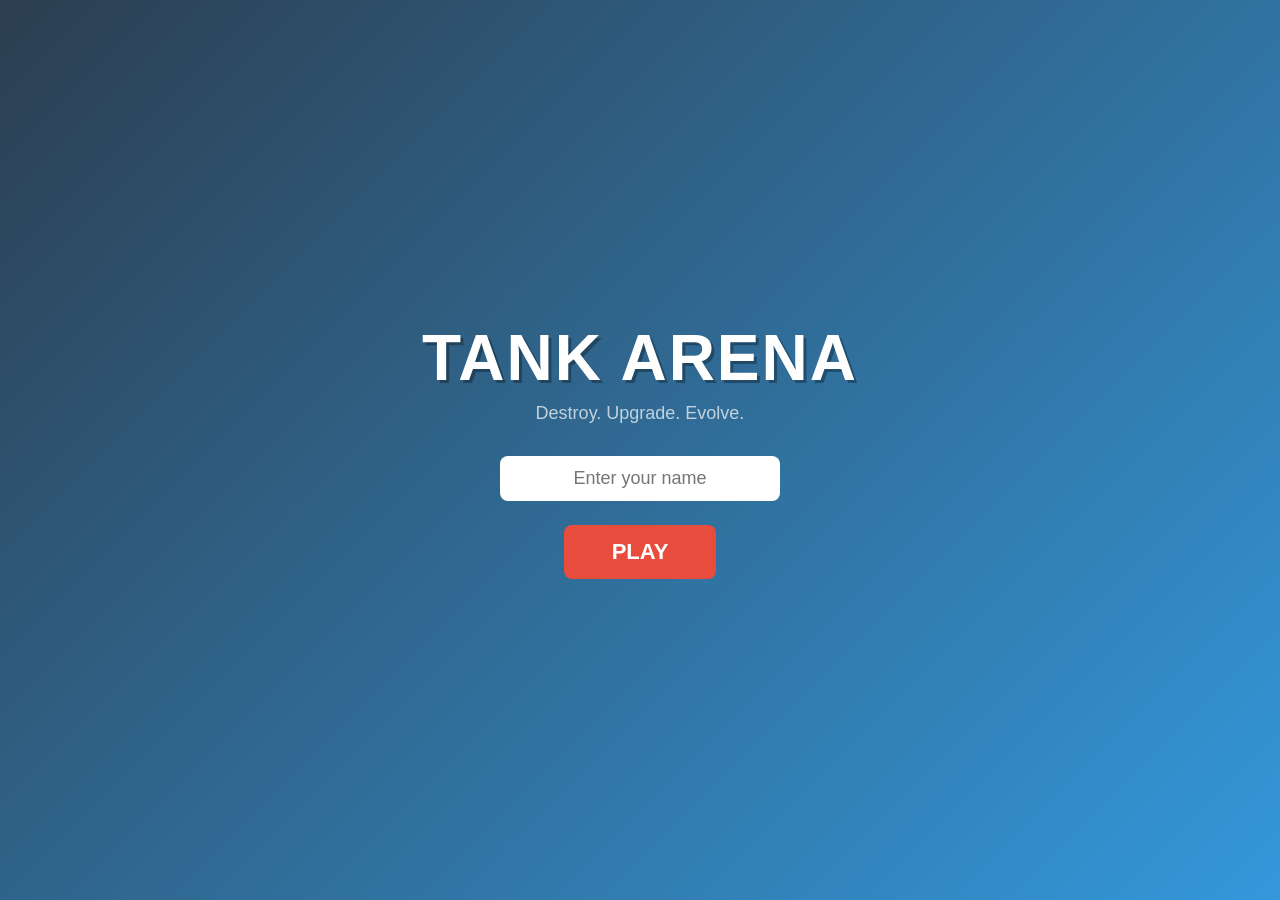
<file: tank.html>
<!DOCTYPE html>
<html lang="en">
<head>
<meta charset="UTF-8">
<meta name="viewport" content="width=device-width, initial-scale=1.0">
<title>Tank Arena</title>
<link rel="icon" href="data:image/svg+xml,<svg xmlns='http://www.w3.org/2000/svg' viewBox='0 0 64 64'><rect x='30' y='12' width='12' height='28' rx='2' fill='%23999'/><circle cx='32' cy='36' r='18' fill='%2300b2e1' stroke='%23008fae' stroke-width='3'/></svg>">
<style>
* { margin: 0; padding: 0; box-sizing: border-box; }
body { overflow: hidden; background: #cdcdcd; font-family: 'Segoe UI', Ubuntu, sans-serif; }
canvas { display: block; }

#menu {
  position: fixed; inset: 0; z-index: 100;
  display: flex; flex-direction: column; align-items: center; justify-content: center;
  background: linear-gradient(135deg, #2c3e50 0%, #3498db 100%);
  color: #fff;
}
#menu h1 { font-size: 64px; margin-bottom: 8px; text-shadow: 3px 3px 0 rgba(0,0,0,.3); letter-spacing: 2px; }
#menu .sub { font-size: 18px; opacity: .7; margin-bottom: 32px; }
#nameInput {
  width: 280px; padding: 12px 16px; font-size: 18px; border: none; border-radius: 8px;
  text-align: center; margin-bottom: 24px; outline: none;
}
#playBtn {
  padding: 14px 48px; font-size: 22px; font-weight: 700; border: none; border-radius: 8px;
  background: #e74c3c; color: #fff; cursor: pointer; transition: transform .1s;
}
#playBtn:hover { transform: scale(1.05); }
#playBtn:active { transform: scale(.97); }

#upgradePanel {
  position: fixed; bottom: 60px; left: 12px; z-index: 50;
  display: none; flex-direction: column; gap: 4px;
}
.stat-row {
  display: flex; align-items: center; gap: 6px; font-size: 13px; color: #333;
}
.stat-row .label { width: 100px; text-align: right; font-weight: 600; }
.stat-bar { display: flex; gap: 2px; }
.stat-pip { width: 14px; height: 14px; border-radius: 3px; background: #888; opacity: .3; }
.stat-pip.filled { background: #f1c40f; opacity: 1; }
.stat-btn {
  width: 22px; height: 22px; border: none; border-radius: 4px;
  background: #27ae60; color: #fff; font-weight: 700; font-size: 14px;
  cursor: pointer; line-height: 22px; text-align: center;
}
.stat-btn:hover { background: #2ecc71; }
.stat-btn.disabled { background: #999; cursor: default; }

#classPanel {
  position: fixed; bottom: 60px; right: 12px; z-index: 50;
  display: none; flex-direction: column; gap: 4px; align-items: flex-end;
}
.class-btn {
  padding: 6px 14px; font-size: 13px; font-weight: 600; border: none;
  border-radius: 6px; cursor: pointer; background: #3498db; color: #fff;
  transition: transform .1s;
}
.class-btn:hover { transform: scale(1.05); background: #2980b9; }

#hud {
  position: fixed; top: 0; left: 0; right: 0; z-index: 40;
  display: none; padding: 10px 16px; pointer-events: none;
}
#hud .name-tag { font-size: 16px; font-weight: 700; color: #333; }
#hud .level-tag { font-size: 14px; color: #555; margin-left: 8px; }
.xp-bar-outer {
  margin-top: 6px; width: 320px; height: 16px; background: rgba(0,0,0,.15);
  border-radius: 8px; overflow: hidden;
}
.xp-bar-inner { height: 100%; background: #f1c40f; transition: width .2s; width: 0%; }
#scoreDisplay { position: fixed; top: 10px; right: 16px; z-index: 40; font-size: 18px; font-weight: 700; color: #333; display: none; }
#classLabel { position: fixed; top: 34px; right: 16px; z-index: 40; font-size: 14px; color: #555; display: none; }
#minimap {
  position: fixed; bottom: 60px; right: 12px; z-index: 45;
  width: 140px; height: 140px; background: transparent; border-radius: 50%;
  border: 2px solid rgba(0,0,0,.2); display: none;
}

#deathScreen {
  position: fixed; inset: 0; z-index: 200; display: none;
  flex-direction: column; align-items: center; justify-content: center;
  background: rgba(0,0,0,.65); color: #fff;
}
#deathScreen h2 { font-size: 48px; margin-bottom: 8px; }
#finalScore { font-size: 24px; margin-bottom: 24px; opacity: .8; }
#respawnBtn {
  padding: 12px 40px; font-size: 20px; font-weight: 700; border: none;
  border-radius: 8px; background: #e74c3c; color: #fff; cursor: pointer;
}

@media print {
  body { background: #fff; }
  #menu, #hud, #upgradePanel, #classPanel, #minimap, #deathScreen, #scoreDisplay, #classLabel { display: none !important; }
}
</style>
</head>
<body>

<div id="menu">
  <h1>TANK ARENA</h1>
  <div class="sub">Destroy. Upgrade. Evolve.</div>
  <input id="nameInput" placeholder="Enter your name" maxlength="16" autofocus>
  <button id="playBtn">PLAY</button>
</div>

<canvas id="game"></canvas>

<div id="hud">
  <span class="name-tag" id="hudName"></span>
  <span class="level-tag" id="hudLevel">Lv 1</span>
  <div class="xp-bar-outer"><div class="xp-bar-inner" id="xpBar"></div></div>
</div>
<div id="scoreDisplay"></div>
<div id="classLabel"></div>

<div id="upgradePanel"></div>
<div id="classPanel"></div>
<canvas id="minimap"></canvas>

<div id="deathScreen">
  <h2>You were destroyed</h2>
  <div id="finalScore"></div>
  <button id="respawnBtn">RESPAWN</button>
</div>

<script>
// ==================== CONSTANTS ====================
const WORLD_R = 12000;
const WORLD_CX = 0, WORLD_CY = 0;
const GRID_SIZE = 40;
function randInCircle(margin) {
  const a = Math.random() * Math.PI * 2;
  const r = Math.sqrt(Math.random()) * (WORLD_R - (margin||0));
  return { x: WORLD_CX + Math.cos(a)*r, y: WORLD_CY + Math.sin(a)*r };
}
function clampToCircle(obj, margin) {
  const dx = obj.x - WORLD_CX, dy = obj.y - WORLD_CY;
  const d = Math.sqrt(dx*dx + dy*dy);
  const maxR = WORLD_R - (margin||0);
  if(d > maxR) { obj.x = WORLD_CX + dx/d*maxR; obj.y = WORLD_CY + dy/d*maxR; }
}
const MAX_LEVEL = 1000;
const UPGRADE_LEVELS = [15, 30, 45];
const STAT_NAMES = ['Health Regen','Max Health','Body Damage','Bullet Speed','Bullet Penetration','Bullet Damage','Reload','Movement Speed'];
const MAX_STAT = 125;
const COLORS = {
  player: '#00b2e1',
  enemy: '#f14e54',
  neutral: '#ffe869',
  food1: '#ffe869',  // square
  food2: '#fc7677',  // triangle
  food3: '#768dfc',  // pentagon
  food4: '#00e16e',  // hexagon (big)
  food5: '#ff44cc',  // star (level up)
  food6: '#ff8c00',  // diamond
  food7: '#00cec9',  // heptagon
  food8: '#6c5ce7',  // cross
  food9: '#d63031',  // nonagon
  barrel: '#999',
  grid: '#c4c4c4',
  bg: '#cdcdcd',
};

// ==================== TANK CLASS DEFINITIONS ====================
const TANK_CLASSES = {
  basic: {
    name: 'Basic', tier: 0, barrels: [{angle:0, width:14, length:28, reload:18, spread:0.06, speed:7, damage:7, pen:5}],
    bodySize: 22, speed: 1, bodyDamage: 4, maxHp: 50, hpRegen: 0.02,
    upgrades: ['twin','sniper','machine_gun','flank_guard','trapper','smasher'],
  },
  twin: {
    name: 'Twin', tier: 1, barrels: [
      {angle:0, width:10, length:28, reload:16, spread:0.06, speed:7, damage:6, pen:4, offset:-8},
      {angle:0, width:10, length:28, reload:16, spread:0.06, speed:7, damage:6, pen:4, offset:8},
    ],
    bodySize: 22, speed: 1, bodyDamage: 4, maxHp: 50, hpRegen: 0.02,
    upgrades: ['triple_shot','quad_tank','twin_flank'],
  },
  sniper: {
    name: 'Sniper', tier: 1, barrels: [{angle:0, width:12, length:38, reload:28, spread:0.02, speed:11, damage:12, pen:7}],
    bodySize: 22, speed: 0.9, bodyDamage: 4, maxHp: 45, hpRegen: 0.02,
    upgrades: ['assassin','overseer','hunter','rifle'],
  },
  machine_gun: {
    name: 'Machine Gun', tier: 1, barrels: [{angle:0, width:12, length:26, reload:10, spread:0.15, speed:6, damage:5, pen:4, sizeF:0.7}],
    bodySize: 22, speed: 1, bodyDamage: 4, maxHp: 50, hpRegen: 0.02,
    upgrades: ['destroyer','sprayer','gunner'],
  },
  flank_guard: {
    name: 'Flank Guard', tier: 1, barrels: [
      {angle:0, width:14, length:28, reload:18, spread:0.06, speed:7, damage:7, pen:5},
      {angle:Math.PI, width:14, length:24, reload:18, spread:0.06, speed:7, damage:6, pen:4},
    ],
    bodySize: 22, speed: 1.05, bodyDamage: 4, maxHp: 50, hpRegen: 0.02,
    upgrades: ['tri_angle','quad_tank','twin_flank'],
  },
  trapper: {
    name: 'Trapper', tier: 1, barrels: [{angle:0, width:14, length:24, reload:30, spread:0, speed:4, damage:6, pen:15, trap:true}],
    bodySize: 22, speed: 1, bodyDamage: 4, maxHp: 55, hpRegen: 0.02,
    upgrades: ['mega_trapper','tri_trapper','overtrapper'],
  },
  smasher: {
    name: 'Smasher', tier: 1, barrels: [],
    bodySize: 26, speed: 1.15, bodyDamage: 5.5, maxHp: 80, hpRegen: 0.04, smasher: true,
    upgrades: ['landmine','spike','auto_smasher'],
  },
  // Tier 2
  triple_shot: {
    name: 'Triple Shot', tier: 2, barrels: [
      {angle:-0.35, width:12, length:28, reload:16, spread:0.06, speed:7, damage:6, pen:4},
      {angle:0, width:12, length:30, reload:16, spread:0.06, speed:7, damage:7, pen:5},
      {angle:0.35, width:12, length:28, reload:16, spread:0.06, speed:7, damage:6, pen:4},
    ],
    bodySize: 24, speed: 1, bodyDamage: 4, maxHp: 50, hpRegen: 0.02, upgrades: ['penta_shot','spread_shot'],
  },
  quad_tank: {
    name: 'Quad Tank', tier: 2, barrels: [
      {angle:0, width:14, length:28, reload:18, spread:0.06, speed:7, damage:7, pen:5},
      {angle:Math.PI/2, width:14, length:28, reload:18, spread:0.06, speed:7, damage:7, pen:5},
      {angle:Math.PI, width:14, length:28, reload:18, spread:0.06, speed:7, damage:7, pen:5},
      {angle:-Math.PI/2, width:14, length:28, reload:18, spread:0.06, speed:7, damage:7, pen:5},
    ],
    bodySize: 22, speed: 1, bodyDamage: 4, maxHp: 55, hpRegen: 0.02, upgrades: ['octo_tank'],
  },
  twin_flank: {
    name: 'Twin Flank', tier: 2, barrels: [
      {angle:0, width:10, length:28, reload:16, spread:0.06, speed:7, damage:6, pen:4, offset:-8},
      {angle:0, width:10, length:28, reload:16, spread:0.06, speed:7, damage:6, pen:4, offset:8},
      {angle:Math.PI, width:10, length:28, reload:16, spread:0.06, speed:7, damage:6, pen:4, offset:-8},
      {angle:Math.PI, width:10, length:28, reload:16, spread:0.06, speed:7, damage:6, pen:4, offset:8},
    ],
    bodySize: 22, speed: 1, bodyDamage: 4, maxHp: 50, hpRegen: 0.02, upgrades: ['octo_tank','battleship'],
  },
  assassin: {
    name: 'Assassin', tier: 2, barrels: [{angle:0, width:12, length:46, reload:34, spread:0.01, speed:13, damage:16, pen:9}],
    bodySize: 22, speed: 0.85, bodyDamage: 4, maxHp: 45, hpRegen: 0.02, upgrades: ['ranger','stalker'],
  },
  overseer: {
    name: 'Overseer', tier: 2, barrels: [
      {angle:Math.PI/2, width:16, length:18, reload:60, spread:0, speed:3, damage:10, pen:8, drone:true, maxDrones:4},
      {angle:-Math.PI/2, width:16, length:18, reload:60, spread:0, speed:3, damage:10, pen:8, drone:true, maxDrones:4},
    ],
    bodySize: 22, speed: 0.9, bodyDamage: 4, maxHp: 50, hpRegen: 0.02, upgrades: ['overlord','necromancer'],
  },
  hunter: {
    name: 'Hunter', tier: 2, barrels: [
      {angle:0, width:14, length:36, reload:28, spread:0.02, speed:10, damage:10, pen:6},
      {angle:0, width:10, length:42, reload:28, spread:0.02, speed:11, damage:8, pen:5, delayTicks:5},
    ],
    bodySize: 22, speed: 0.9, bodyDamage: 4, maxHp: 45, hpRegen: 0.02, upgrades: ['predator'],
  },
  rifle: {
    name: 'Rifle', tier: 2, barrels: [{angle:0, width:8, length:42, reload:12, spread:0.03, speed:12, damage:6, pen:4}],
    bodySize: 22, speed: 0.95, bodyDamage: 4, maxHp: 45, hpRegen: 0.02, upgrades: [],
  },
  destroyer: {
    name: 'Destroyer', tier: 2, barrels: [{angle:0, width:22, length:28, reload:50, spread:0.03, speed:5, damage:30, pen:14, sizeF:2}],
    bodySize: 22, speed: 0.9, bodyDamage: 4, maxHp: 55, hpRegen: 0.02, upgrades: ['annihilator','hybrid','rocketeer'],
  },
  sprayer: {
    name: 'Sprayer', tier: 2, barrels: [
      {angle:0, width:14, length:28, reload:18, spread:0.06, speed:7, damage:7, pen:5},
      {angle:0, width:8, length:32, reload:8, spread:0.18, speed:6, damage:4, pen:3, sizeF:0.5},
    ],
    bodySize: 22, speed: 1, bodyDamage: 4, maxHp: 50, hpRegen: 0.02, upgrades: [],
  },
  gunner: {
    name: 'Gunner', tier: 2, barrels: [
      {angle:0, width:7, length:26, reload:8, spread:0.1, speed:7, damage:4, pen:3, offset:-7},
      {angle:0, width:7, length:30, reload:8, spread:0.1, speed:7, damage:4, pen:3, offset:0},
      {angle:0, width:7, length:26, reload:8, spread:0.1, speed:7, damage:4, pen:3, offset:7},
    ],
    bodySize: 22, speed: 1, bodyDamage: 4, maxHp: 48, hpRegen: 0.02, upgrades: ['streamliner','auto_gunner'],
  },
  tri_angle: {
    name: 'Tri-Angle', tier: 2, barrels: [
      {angle:0, width:14, length:28, reload:18, spread:0.06, speed:7, damage:7, pen:5},
      {angle:Math.PI - 0.4, width:12, length:22, reload:18, spread:0.1, speed:6, damage:5, pen:3},
      {angle:Math.PI + 0.4, width:12, length:22, reload:18, spread:0.1, speed:6, damage:5, pen:3},
    ],
    bodySize: 22, speed: 1.2, bodyDamage: 4, maxHp: 48, hpRegen: 0.02, thrustBack: true, upgrades: ['booster','fighter'],
  },
  mega_trapper: {
    name: 'Mega Trapper', tier: 2, barrels: [{angle:0, width:20, length:26, reload:40, spread:0, speed:3.5, damage:12, pen:25, trap:true, sizeF:1.6}],
    bodySize: 24, speed: 0.95, bodyDamage: 4, maxHp: 60, hpRegen: 0.02, upgrades: [],
  },
  tri_trapper: {
    name: 'Tri-Trapper', tier: 2, barrels: [
      {angle:0, width:14, length:24, reload:30, spread:0, speed:4, damage:6, pen:15, trap:true},
      {angle:2*Math.PI/3, width:14, length:24, reload:30, spread:0, speed:4, damage:6, pen:15, trap:true},
      {angle:4*Math.PI/3, width:14, length:24, reload:30, spread:0, speed:4, damage:6, pen:15, trap:true},
    ],
    bodySize: 22, speed: 0.95, bodyDamage: 4, maxHp: 60, hpRegen: 0.02, upgrades: [],
  },
  overtrapper: {
    name: 'Overtrapper', tier: 2, barrels: [
      {angle:0, width:14, length:24, reload:30, spread:0, speed:4, damage:6, pen:15, trap:true},
      {angle:Math.PI/2, width:14, length:16, reload:80, spread:0, speed:2.5, damage:8, pen:6, drone:true, maxDrones:2},
      {angle:-Math.PI/2, width:14, length:16, reload:80, spread:0, speed:2.5, damage:8, pen:6, drone:true, maxDrones:2},
    ],
    bodySize: 22, speed: 0.95, bodyDamage: 4, maxHp: 55, hpRegen: 0.02, upgrades: [],
  },
  landmine: {
    name: 'Landmine', tier: 2, barrels: [],
    bodySize: 28, speed: 1.1, bodyDamage: 6, maxHp: 90, hpRegen: 0.05, smasher: true, upgrades: [],
  },
  spike: {
    name: 'Spike', tier: 2, barrels: [],
    bodySize: 28, speed: 1.05, bodyDamage: 4, maxHp: 100, hpRegen: 0.04, smasher: true, spike: true, upgrades: [],
  },
  auto_smasher: {
    name: 'Auto Smasher', tier: 2, barrels: [
      {angle:0, width:10, length:24, reload:14, spread:0.08, speed:7, damage:5, pen:4, auto:true},
    ],
    bodySize: 26, speed: 1.1, bodyDamage: 5.5, maxHp: 80, hpRegen: 0.04, smasher: true, upgrades: [],
  },
  // Tier 3
  penta_shot: {
    name: 'Penta Shot', tier: 3, barrels: [
      {angle:-0.7, width:12, length:26, reload:16, spread:0.08, speed:6.5, damage:5, pen:3.5},
      {angle:-0.35, width:12, length:28, reload:16, spread:0.06, speed:7, damage:6, pen:4},
      {angle:0, width:12, length:30, reload:16, spread:0.06, speed:7, damage:7, pen:5},
      {angle:0.35, width:12, length:28, reload:16, spread:0.06, speed:7, damage:6, pen:4},
      {angle:0.7, width:12, length:26, reload:16, spread:0.08, speed:6.5, damage:5, pen:3.5},
    ],
    bodySize: 24, speed: 1, bodyDamage: 4, maxHp: 50, hpRegen: 0.02, upgrades: [],
  },
  spread_shot: {
    name: 'Spread Shot', tier: 3,
    barrels: (()=>{
      const b=[];
      for(let i=-5;i<=5;i++){
        const a=i*0.18;
        b.push({angle:a, width:i===0?12:8, length:i===0?30:22, reload:i===0?16:12, spread:0.05, speed:6.5, damage:i===0?6:3, pen:i===0?4:2});
      }
      return b;
    })(),
    bodySize: 24, speed: 0.95, bodyDamage: 4, maxHp: 50, hpRegen: 0.02, upgrades: [],
  },
  octo_tank: {
    name: 'Octo Tank', tier: 3, barrels: (()=>{
      const b=[];
      for(let i=0;i<8;i++) b.push({angle:i*Math.PI/4, width:12, length:26, reload:18, spread:0.06, speed:7, damage:6, pen:4});
      return b;
    })(),
    bodySize: 22, speed: 1, bodyDamage: 4, maxHp: 55, hpRegen: 0.02, upgrades: [],
  },
  ranger: {
    name: 'Ranger', tier: 3, barrels: [{angle:0, width:10, length:54, reload:36, spread:0.005, speed:15, damage:18, pen:10}],
    bodySize: 22, speed: 0.85, bodyDamage: 4, maxHp: 45, hpRegen: 0.02, fov: 1.3, upgrades: [],
  },
  stalker: {
    name: 'Stalker', tier: 3, barrels: [{angle:0, width:12, length:48, reload:38, spread:0.01, speed:14, damage:17, pen:9}],
    bodySize: 22, speed: 0.85, bodyDamage: 4, maxHp: 45, hpRegen: 0.02, upgrades: [],
  },
  overlord: {
    name: 'Overlord', tier: 3, barrels: [
      {angle:0, width:16, length:18, reload:50, spread:0, speed:3, damage:10, pen:8, drone:true, maxDrones:4},
      {angle:Math.PI/2, width:16, length:18, reload:50, spread:0, speed:3, damage:10, pen:8, drone:true, maxDrones:4},
      {angle:Math.PI, width:16, length:18, reload:50, spread:0, speed:3, damage:10, pen:8, drone:true, maxDrones:4},
      {angle:-Math.PI/2, width:16, length:18, reload:50, spread:0, speed:3, damage:10, pen:8, drone:true, maxDrones:4},
    ],
    bodySize: 22, speed: 0.9, bodyDamage: 4, maxHp: 50, hpRegen: 0.02, upgrades: [],
  },
  necromancer: {
    name: 'Necromancer', tier: 3, barrels: [
      {angle:Math.PI/2, width:22, length:16, reload:100, spread:0, speed:2.5, damage:6, pen:5, drone:true, maxDrones:10, necro:true},
      {angle:-Math.PI/2, width:22, length:16, reload:100, spread:0, speed:2.5, damage:6, pen:5, drone:true, maxDrones:10, necro:true},
    ],
    bodySize: 22, speed: 0.9, bodyDamage: 4, maxHp: 50, hpRegen: 0.02, upgrades: [],
  },
  predator: {
    name: 'Predator', tier: 3, barrels: [
      {angle:0, width:16, length:34, reload:28, spread:0.02, speed:9, damage:12, pen:7},
      {angle:0, width:12, length:40, reload:28, spread:0.02, speed:10, damage:9, pen:5, delayTicks:5},
      {angle:0, width:8, length:46, reload:28, spread:0.01, speed:11, damage:7, pen:4, delayTicks:10},
    ],
    bodySize: 22, speed: 0.9, bodyDamage: 4, maxHp: 45, hpRegen: 0.02, fov: 1.2, upgrades: [],
  },
  annihilator: {
    name: 'Annihilator', tier: 3, barrels: [{angle:0, width:26, length:30, reload:60, spread:0.02, speed:4.5, damage:45, pen:18, sizeF:2.5}],
    bodySize: 24, speed: 0.85, bodyDamage: 4.2, maxHp: 60, hpRegen: 0.02, upgrades: [],
  },
  hybrid: {
    name: 'Hybrid', tier: 3, barrels: [
      {angle:0, width:22, length:28, reload:50, spread:0.03, speed:5, damage:30, pen:14, sizeF:2},
      {angle:Math.PI, width:16, length:16, reload:80, spread:0, speed:2.5, damage:8, pen:6, drone:true, maxDrones:2},
    ],
    bodySize: 24, speed: 0.9, bodyDamage: 4.1, maxHp: 55, hpRegen: 0.02, upgrades: [],
  },
  rocketeer: {
    name: 'Rocketeer', tier: 3, barrels: [{angle:0, width:20, length:32, reload:45, spread:0.02, speed:4, damage:25, pen:16, sizeF:1.8}],
    bodySize: 22, speed: 0.95, bodyDamage: 4, maxHp: 50, hpRegen: 0.02, upgrades: [],
  },
  booster: {
    name: 'Booster', tier: 3, barrels: [
      {angle:0, width:14, length:28, reload:18, spread:0.06, speed:7, damage:7, pen:5},
      {angle:Math.PI - 0.4, width:12, length:22, reload:12, spread:0.12, speed:6, damage:4, pen:2},
      {angle:Math.PI + 0.4, width:12, length:22, reload:12, spread:0.12, speed:6, damage:4, pen:2},
      {angle:Math.PI, width:10, length:20, reload:12, spread:0.12, speed:6, damage:4, pen:2},
    ],
    bodySize: 22, speed: 1.35, bodyDamage: 4, maxHp: 48, hpRegen: 0.02, thrustBack: true, upgrades: [],
  },
  fighter: {
    name: 'Fighter', tier: 3, barrels: [
      {angle:0, width:14, length:28, reload:18, spread:0.06, speed:7, damage:7, pen:5},
      {angle:Math.PI - 0.4, width:12, length:22, reload:18, spread:0.1, speed:6, damage:5, pen:3},
      {angle:Math.PI + 0.4, width:12, length:22, reload:18, spread:0.1, speed:6, damage:5, pen:3},
      {angle:Math.PI/2, width:12, length:22, reload:18, spread:0.08, speed:6.5, damage:5, pen:3},
      {angle:-Math.PI/2, width:12, length:22, reload:18, spread:0.08, speed:6.5, damage:5, pen:3},
    ],
    bodySize: 22, speed: 1.2, bodyDamage: 4, maxHp: 48, hpRegen: 0.02, thrustBack: true, upgrades: [],
  },
  streamliner: {
    name: 'Streamliner', tier: 3, barrels: (()=>{
      const b=[];
      for(let i=0;i<5;i++) b.push({angle:0, width:7, length:24+i*4, reload:6, spread:0.04, speed:8, damage:3, pen:2.5, delayTicks:i*3});
      return b;
    })(),
    bodySize: 22, speed: 1, bodyDamage: 4, maxHp: 48, hpRegen: 0.02, upgrades: [],
  },
  auto_gunner: {
    name: 'Auto Gunner', tier: 3, barrels: [
      {angle:0, width:7, length:26, reload:8, spread:0.1, speed:7, damage:4, pen:3, offset:-7},
      {angle:0, width:7, length:30, reload:8, spread:0.1, speed:7, damage:4, pen:3, offset:0},
      {angle:0, width:7, length:26, reload:8, spread:0.1, speed:7, damage:4, pen:3, offset:7},
      {angle:0, width:8, length:22, reload:10, spread:0.08, speed:7, damage:4, pen:3, auto:true},
    ],
    bodySize: 22, speed: 1, bodyDamage: 4, maxHp: 48, hpRegen: 0.02, upgrades: [],
  },
  battleship: {
    name: 'Battleship', tier: 3, barrels: [
      {angle:Math.PI/2, width:10, length:16, reload:14, spread:0.15, speed:4, damage:4, pen:3, drone:true, maxDrones:6},
      {angle:-Math.PI/2, width:10, length:16, reload:14, spread:0.15, speed:4, damage:4, pen:3, drone:true, maxDrones:6},
      {angle:Math.PI/2, width:10, length:12, reload:14, spread:0.15, speed:4, damage:4, pen:3, drone:true, maxDrones:6, offset:8},
      {angle:-Math.PI/2, width:10, length:12, reload:14, spread:0.15, speed:4, damage:4, pen:3, drone:true, maxDrones:6, offset:-8},
    ],
    bodySize: 22, speed: 0.95, bodyDamage: 4, maxHp: 50, hpRegen: 0.02, upgrades: [],
  },
};

// ==================== GAME STATE ====================
const canvas = document.getElementById('game');
const ctx = canvas.getContext('2d');
const mmCanvas = document.getElementById('minimap');
const mmCtx = mmCanvas.getContext('2d');

let W, H;
function resize() { W = canvas.width = innerWidth; H = canvas.height = innerHeight; mmCanvas.width = 140; mmCanvas.height = 140; }
resize();
addEventListener('resize', resize);

let playing = false;
let player, bullets, foods, enemies, particles, score, statPoints, stats, camera;
let keys = {}, mouse = {x: W/2, y: H/2, down: false};
let tick = 0;

// ==================== INPUT ====================
addEventListener('keydown', e => {
  keys[e.key.toLowerCase()] = true;
  if(e.key.toLowerCase() === 'o' && playing) {
    while(player.level < MAX_LEVEL) { player.level++; statPoints++; player.xpNeeded = Math.floor(player.xpNeeded * 1.02 + 2); }
    player.xp = 0;
    player.maxHp = (TANK_CLASSES[player.classId].maxHp + stats[1]*2.88) * lvlMultHp();
    player.hp = player.maxHp;
    buildClassUI(); updateStatUI();
  }
  if(playing) {
    const ki = parseInt(e.key);
    if(ki >= 1 && ki <= 8) {
      const idx = ki - 1;
      if(e.shiftKey) {
        const add = Math.min(statPoints, MAX_STAT - stats[idx]);
        stats[idx] += add; statPoints -= add; updateStatUI();
      } else {
        if(statPoints > 0 && stats[idx] < MAX_STAT) { stats[idx]++; statPoints--; updateStatUI(); }
      }
    }
  }
});
addEventListener('keyup', e => {
  keys[e.key.toLowerCase()] = false;
});
addEventListener('mousemove', e => { mouse.x = e.clientX; mouse.y = e.clientY; });
addEventListener('mousedown', e => { if(e.button === 0) mouse.down = true; });
addEventListener('mouseup', e => { if(e.button === 0) mouse.down = false; });
addEventListener('contextmenu', e => e.preventDefault());

// ==================== MENU ====================
document.getElementById('playBtn').onclick = startGame;
document.getElementById('nameInput').addEventListener('keydown', e => { if(e.key === 'Enter') startGame(); });
document.getElementById('respawnBtn').onclick = () => { document.getElementById('deathScreen').style.display = 'none'; startGame(); };

function startGame() {
  const name = document.getElementById('nameInput').value.trim() || 'Tank';
  document.getElementById('menu').style.display = 'none';
  document.getElementById('hud').style.display = 'block';
  document.getElementById('upgradePanel').style.display = 'flex';
  document.getElementById('scoreDisplay').style.display = 'block';
  document.getElementById('classLabel').style.display = 'block';
  document.getElementById('minimap').style.display = 'block';
  document.getElementById('hudName').textContent = name;

  player = {
    x: WORLD_CX + (Math.random()-0.5)*400,
    y: WORLD_CY + (Math.random()-0.5)*400,
    vx: 0, vy: 0,
    angle: 0, name, level: 1, xp: 0, xpNeeded: 15,
    classId: 'basic', hp: 50, maxHp: 50,
    reloadTimers: [],
    invuln: 60,
    drones: [],
  };
  score = 0; statPoints = 0;
  stats = [0,0,0,0,0,0,0,0];
  bullets = []; foods = []; enemies = []; particles = [];
  player.touchingFoods = new Set();
  camera = { x: player.x, y: player.y, zoom: 1 };

  spawnInitialFood();
  spawnInitialEnemies();

  const cls = TANK_CLASSES[player.classId];
  player.reloadTimers = cls.barrels.map(() => 0);
  player.hp = cls.maxHp;
  player.maxHp = cls.maxHp;

  buildUpgradeUI();
  buildClassUI();
  playing = true;
}

// ==================== FOOD ====================
function spawnInitialFood() {
  for(let i = 0; i < 10000; i++) spawnFood();
}
function spawnFood() {
  const r = Math.random();
  let type, hp, xp, size, levelUp;
  if(r < 0.50) { type = 'square'; hp = 10; xp = 10; size = 12; }
  else if(r < 0.75) { type = 'triangle'; hp = 25; xp = 25; size = 14; }
  else if(r < 0.87) { type = 'pentagon'; hp = 100; xp = 130; size = 22; }
  else if(r < 0.92) { type = 'hexagon'; hp = 250; xp = 400; size = 30; }
  else if(r < 0.96) { type = 'diamond'; hp = 500; xp = 800; size = 40; }
  else if(r < 0.975) { type = 'star'; hp = 2500; xp = 0; size = 130; levelUp = true; }
  else if(r < 0.988) { type = 'heptagon'; hp = 1200; xp = 2000; size = 80; }
  else if(r < 0.996) { type = 'cross'; hp = 3000; xp = 6000; size = 160; }
  else { type = 'nonagon'; hp = 8000; xp = 20000; size = 320; }
  const sp = randInCircle(40);
  foods.push({
    x: sp.x, y: sp.y,
    vx: 0, vy: 0, type, hp, maxHp: hp, xp, size, levelUp: levelUp || false,
    angle: Math.random() * Math.PI * 2, spin: (Math.random()-0.5)*0.01,
  });
}

// ==================== ENEMIES (AI) ====================
function spawnInitialEnemies() {
  for(let i = 0; i < 25; i++) spawnEnemy();
}
function spawnEnemy() {
  const tierKeys = Object.keys(TANK_CLASSES);
  const classId = tierKeys[Math.floor(Math.random() * tierKeys.length)];
  const cls = TANK_CLASSES[classId];

  const count1000 = enemies.filter(e => e.level === 1000).length;
  const countHigh = enemies.filter(e => e.level >= 700 && e.level <= 900).length;

  let level;
  if(count1000 < 3 && Math.random() < 0.12) {
    level = 1000;
  } else if(countHigh < 5 && Math.random() < 0.2) {
    level = 700 + Math.floor(Math.random() * 201);
  } else {
    level = Math.max(1, Math.floor(Math.random() * 699) + 1);
  }

  const hpMult = 1 + level * 0.08;
  const sp = randInCircle(50);
  const e = {
    x: sp.x, y: sp.y,
    vx: 0, vy: 0, angle: Math.random() * Math.PI * 2,
    classId, level, hp: cls.maxHp * hpMult, maxHp: cls.maxHp * hpMult,
    name: randomName(), reloadTimers: cls.barrels.map(() => 0),
    target: null, aiTimer: 0, wanderAngle: Math.random() * Math.PI * 2,
    drones: [], invuln: 0,
    statMults: { speed: 1 + Math.random()*0.3, damage: 1 + Math.random()*0.3, reload: 1 - Math.random()*0.2 },
  };
  enemies.push(e);
}
const AI_NAMES = ['Alpha','Bravo','Charlie','Delta','Echo','Foxtrot','Ghost','Hunter','Icarus','Jinx','Karma','Luna','Maverick','Nova','Omega','Phoenix','Quake','Raptor','Shadow','Titan','Ultra','Viper','Wraith','Xeno','Yeti','Zenith'];
function randomName() { return AI_NAMES[Math.floor(Math.random()*AI_NAMES.length)]; }

// ==================== UI BUILDERS ====================
function buildUpgradeUI() {
  const panel = document.getElementById('upgradePanel');
  panel.innerHTML = '';
  STAT_NAMES.forEach((name, i) => {
    const row = document.createElement('div');
    row.className = 'stat-row';
    row.innerHTML = `<span class="label">${name}</span><div class="stat-bar" id="bar${i}"></div><button class="stat-btn" id="sbtn${i}">+</button>`;
    panel.appendChild(row);
    document.getElementById(`sbtn${i}`).onclick = () => {
      if(statPoints > 0 && stats[i] < MAX_STAT) { stats[i]++; statPoints--; updateStatUI(); }
    };
  });
  updateStatUI();
}
function updateStatUI() {
  STAT_NAMES.forEach((_, i) => {
    const bar = document.getElementById(`bar${i}`);
    const pct = Math.min(100, (stats[i] / MAX_STAT) * 100);
    bar.innerHTML = `<div style="width:80px;height:14px;background:#555;border-radius:3px;overflow:hidden;position:relative"><div style="width:${pct}%;height:100%;background:#f1c40f"></div><span style="position:absolute;inset:0;text-align:center;font-size:10px;line-height:14px;color:#fff;font-weight:700">${stats[i]}/${MAX_STAT}</span></div>`;
    const btn = document.getElementById(`sbtn${i}`);
    btn.className = 'stat-btn' + (statPoints <= 0 || stats[i] >= MAX_STAT ? ' disabled' : '');
  });
  document.getElementById('hudLevel').textContent = `Lv ${player.level} | ${statPoints} pts`;
}
function buildClassUI() {
  const panel = document.getElementById('classPanel');
  panel.innerHTML = '';
  panel.style.display = 'none';
  const cls = TANK_CLASSES[player.classId];
  if(!cls.upgrades || cls.upgrades.length === 0) return;
  const tier = cls.tier;
  const neededLevel = UPGRADE_LEVELS[tier] || 999;
  if(player.level < neededLevel) return;
  panel.style.display = 'flex';
  cls.upgrades.forEach(uid => {
    const ucls = TANK_CLASSES[uid];
    if(!ucls) return;
    const btn = document.createElement('button');
    btn.className = 'class-btn';
    btn.textContent = ucls.name;
    btn.onclick = () => upgradeClass(uid);
    panel.appendChild(btn);
  });
}
function upgradeClass(id) {
  player.classId = id;
  const cls = TANK_CLASSES[id];
  player.reloadTimers = cls.barrels.map(() => 0);
  player.maxHp = (cls.maxHp + stats[1]*2.88) * lvlMultHp();
  player.hp = player.maxHp;
  player.drones = [];
  buildClassUI();
  document.getElementById('classLabel').textContent = cls.name;
}

// ==================== STAT HELPERS ====================
function lvlMult(entity) { return 1 + (((entity || player).level || 1) - 1) * 0.025; }
function lvlMultHp(entity) { return 1 + (((entity || player).level || 1) - 1) * 0.05; }
function lvlMultFov() { return 1 + (player.level - 1) * 0.01; }

function collisionSelfDmg(targetSize, tankMaxHp, level) {
  if(level >= 700) return 0;
  const t = Math.min(1, targetSize / 320);
  const pct = 0.01 + t * 0.24;
  let dmg = tankMaxHp * pct;
  if(level > 200) dmg *= 1 - (level - 200) / 500;
  return dmg;
}

function getStatMult(statIdx, val) {
  if(val === undefined) val = stats[statIdx];
  const m = [
    0.00288, // hp regen
    2.88,    // max hp per point
    0.0288,  // body damage
    0.144,   // bullet speed
    0.288,   // bullet pen
    0.24,    // bullet damage
    -0.0144, // reload (negative = faster)
    0.0096,  // move speed
  ];
  return val * m[statIdx];
}

// ==================== PARTICLES ====================
function addParticle(x, y, color) {
  for(let i=0;i<4;i++) {
    particles.push({
      x, y, vx:(Math.random()-0.5)*4, vy:(Math.random()-0.5)*4,
      life: 20 + Math.random()*15, maxLife: 35, size: 3+Math.random()*4, color
    });
  }
}

// ==================== MAIN LOOP ====================
function gameLoop() {
  requestAnimationFrame(gameLoop);
  if(!playing) return;
  tick++;
  updatePlayer();
  updateEnemies();
  updateBullets();
  bulletVsBulletCollisions();
  updateFoods();
  updateParticles();
  checkCollisions();
  resolveBodyCollisions();
  maintainPopulation();
  updateCamera();
  draw();
  drawMinimap();
  updateHUD();
}

// ==================== PLAYER UPDATE ====================
function updatePlayer() {
  if(player.invuln > 0) player.invuln--;
  const cls = TANK_CLASSES[player.classId];
  const spd = (cls.speed + getStatMult(7)) * 2.2 * lvlMult();

  let mx = 0, my = 0;
  if(keys['w'] || keys['arrowup']) my -= 1;
  if(keys['s'] || keys['arrowdown']) my += 1;
  if(keys['a'] || keys['arrowleft']) mx -= 1;
  if(keys['d'] || keys['arrowright']) mx += 1;
  const len = Math.sqrt(mx*mx+my*my);
  if(len > 0) { mx /= len; my /= len; }
  player.vx += mx * spd * 0.15;
  player.vy += my * spd * 0.15;
  player.vx *= 0.88;
  player.vy *= 0.88;
  player.x += player.vx;
  player.y += player.vy;
  clampToCircle(player, cls.bodySize * lvlMult());

  // Aim at mouse
  const wx = camera.x + (mouse.x - W/2) / camera.zoom;
  const wy = camera.y + (mouse.y - H/2) / camera.zoom;
  player.angle = Math.atan2(wy - player.y, wx - player.x);

  // HP regen
  const regen = cls.hpRegen + getStatMult(0);
  player.hp = Math.min(player.maxHp, player.hp + regen);

  // Fire
  if(mouse.down || keys[' ']) {
    fireTank(player, cls, stats, null);
  }
  cls.barrels.forEach((b, i) => { if(player.reloadTimers[i] > 0) player.reloadTimers[i]--; });

  // Drone control
  const targetX = wx, targetY = wy;
  player.drones.forEach(d => {
    const da = Math.atan2(targetY - d.y, targetX - d.x);
    d.vx += Math.cos(da) * 0.6;
    d.vy += Math.sin(da) * 0.6;
    const sp = Math.sqrt(d.vx*d.vx+d.vy*d.vy);
    if(sp > 4) { d.vx *= 4/sp; d.vy *= 4/sp; }
    d.x += d.vx; d.y += d.vy;
  });
}

function fireTank(entity, cls, entityStats, statMults) {
  cls.barrels.forEach((b, i) => {
    if(entity.reloadTimers[i] > 0) return;
    if(b.delayTicks && (tick % ((b.delayTicks+1)*2)) < b.delayTicks) return;

    let reload = b.reload;
    if(entityStats) reload = Math.max(3, reload + reload * getStatMult(6, entityStats[6]));
    if(statMults) reload *= statMults.reload;
    entity.reloadTimers[i] = Math.round(reload);

    const ang = entity.angle + b.angle + (Math.random()-0.5)*b.spread;
    const offX = b.offset ? Math.cos(entity.angle + Math.PI/2) * b.offset : 0;
    const offY = b.offset ? Math.sin(entity.angle + Math.PI/2) * b.offset : 0;

    let spd = b.speed;
    if(entityStats) spd += getStatMult(3, entityStats[3]);
    if(statMults) spd *= statMults.speed || 1;
    spd *= lvlMult(entity);
    if(!b.drone) spd = Math.max(10, Math.min(300, spd));

    let dmg = b.damage;
    if(entityStats) dmg += getStatMult(5, entityStats[5]);
    if(statMults) dmg *= statMults.damage;
    dmg *= lvlMult(entity);

    let pen = b.pen;
    if(entityStats) pen += getStatMult(4, entityStats[4]);

    const lm = lvlMult(entity);

    if(b.drone) {
      const maxD = b.maxDrones || 4;
      if(entity.drones.length >= maxD) return;
      const drone = {
        x: entity.x + offX + Math.cos(entity.angle + b.angle) * cls.bodySize,
        y: entity.y + offY + Math.sin(entity.angle + b.angle) * cls.bodySize,
        vx: Math.cos(ang) * 2, vy: Math.sin(ang) * 2,
        size: 12 * lm, hp: pen * 3, damage: dmg, owner: entity,
        isPlayerBullet: entity === player, isDrone: true,
      };
      entity.drones.push(drone);
      bullets.push(drone);
      return;
    }

    const sz = (b.sizeF || 1) * 6 * lm;
    const bul = {
      x: entity.x + offX + Math.cos(entity.angle + b.angle) * (cls.bodySize + b.length * 0.6),
      y: entity.y + offY + Math.sin(entity.angle + b.angle) * (cls.bodySize + b.length * 0.6),
      vx: Math.cos(ang) * spd, vy: Math.sin(ang) * spd,
      size: sz, hp: b.trap ? pen * 2.5 : pen, damage: dmg, owner: entity,
      isPlayerBullet: entity === player, life: b.trap ? 300 : 80,
      trap: b.trap || false,
    };
    bullets.push(bul);

    // Recoil
    const recoil = (b.sizeF || 1) * 0.3;
    entity.vx -= Math.cos(ang) * recoil;
    entity.vy -= Math.sin(ang) * recoil;
  });
}

// ==================== ENEMY AI ====================
function updateEnemies() {
  enemies.forEach(e => {
    if(e.invuln > 0) e.invuln--;
    const cls = TANK_CLASSES[e.classId];
    if(!cls) return;
    e.aiTimer--;
    if(e.aiTimer <= 0) {
      e.aiTimer = 60 + Math.floor(Math.random()*60);
      const fovRange = Math.max(W, H) / (2 * camera.zoom);
      const dx = player.x - e.x, dy = player.y - e.y;
      const dp = Math.sqrt(dx*dx+dy*dy);
      let canSee = dp < fovRange;
      if(canSee) {
        for(let fi = 0; fi < foods.length; fi++) {
          const f = foods[fi];
          if(f.size < 30) continue;
          const fx = f.x - e.x, fy = f.y - e.y;
          const proj = (fx*dx + fy*dy) / (dp*dp);
          if(proj < 0 || proj > 1) continue;
          const cx = e.x + dx*proj - f.x, cy = e.y + dy*proj - f.y;
          if(Math.sqrt(cx*cx+cy*cy) < f.size + 10) { canSee = false; break; }
        }
      }
      e.target = canSee ? player : null;
      if(!e.target) e.wanderAngle += (Math.random()-0.5)*1.5;
    }

    const spd = cls.speed * (e.statMults?.speed || 1) * 1.6 * lvlMult(e);
    if(e.target) {
      const dx = e.target.x - e.x, dy = e.target.y - e.y;
      const d = Math.sqrt(dx*dx+dy*dy);
      e.angle = Math.atan2(dy, dx);
      if(d > 100) {
        e.vx += (dx/d) * spd * 0.12;
        e.vy += (dy/d) * spd * 0.12;
      }
      fireTank(e, cls, null, e.statMults);
    } else {
      e.vx += Math.cos(e.wanderAngle) * spd * 0.05;
      e.vy += Math.sin(e.wanderAngle) * spd * 0.05;
      // Shoot food nearby
      let nearFood = null, nfd = 250;
      foods.forEach(f => {
        const d = Math.sqrt((f.x-e.x)**2 + (f.y-e.y)**2);
        if(d < nfd) { nfd = d; nearFood = f; }
      });
      if(nearFood) {
        e.angle = Math.atan2(nearFood.y - e.y, nearFood.x - e.x);
        fireTank(e, cls, null, e.statMults);
      }
    }

    e.vx *= 0.9; e.vy *= 0.9;
    e.x += e.vx; e.y += e.vy;
    clampToCircle(e, cls.bodySize * lvlMult(e));

    cls.barrels.forEach((b, i) => { if(e.reloadTimers[i] > 0) e.reloadTimers[i]--; });

    // HP regen
    e.hp = Math.min(e.maxHp, e.hp + cls.hpRegen * 1.5);

    // Drone control for AI
    if(e.drones.length > 0) {
      const tx = e.target ? e.target.x : e.x + Math.cos(e.angle)*200;
      const ty = e.target ? e.target.y : e.y + Math.sin(e.angle)*200;
      e.drones.forEach(d => {
        const da = Math.atan2(ty - d.y, tx - d.x);
        d.vx += Math.cos(da) * 0.5;
        d.vy += Math.sin(da) * 0.5;
        const sp = Math.sqrt(d.vx*d.vx+d.vy*d.vy);
        if(sp > 3.5) { d.vx *= 3.5/sp; d.vy *= 3.5/sp; }
        d.x += d.vx; d.y += d.vy;
      });
    }
  });
}

// ==================== BULLETS ====================
function updateBullets() {
  for(let i = bullets.length-1; i >= 0; i--) {
    const b = bullets[i];
    if(b.isDrone) {
      if(b.hp <= 0) { bullets.splice(i,1); b.owner.drones = b.owner.drones.filter(d=>d!==b); continue; }
      continue;
    }
    if(b.trap) {
      b.vx *= 0.92; b.vy *= 0.92;
    }
    b.x += b.vx; b.y += b.vy;
    b.life--;
    const bd = Math.sqrt((b.x-WORLD_CX)**2 + (b.y-WORLD_CY)**2);
    if(b.life <= 0 || b.hp <= 0 || bd > WORLD_R + 100) {
      if(b.isDrone && b.owner) b.owner.drones = b.owner.drones.filter(d=>d!==b);
      bullets.splice(i, 1);
    }
  }
}

function bulletVsBulletCollisions() {
  for(let i = bullets.length - 1; i >= 0; i--) {
    const a = bullets[i];
    for(let j = i - 1; j >= 0; j--) {
      const b = bullets[j];
      if(a.owner === b.owner) continue;
      if(a.isPlayerBullet === b.isPlayerBullet) continue;
      const dx = a.x - b.x, dy = a.y - b.y;
      const minD = a.size + b.size;
      if(Math.abs(dx) > minD || Math.abs(dy) > minD) continue;
      const d = Math.sqrt(dx*dx + dy*dy);
      if(d < minD) {
        const aHpBefore = a.hp;
        a.hp -= b.hp;
        b.hp -= aHpBefore;
        addParticle((a.x+b.x)/2, (a.y+b.y)/2, a.isPlayerBullet ? COLORS.player : COLORS.enemy);
        if(b.hp <= 0) {
          if(b.isDrone && b.owner) b.owner.drones = b.owner.drones.filter(d=>d!==b);
          bullets.splice(j, 1);
          i--;
        }
        if(a.hp <= 0) {
          if(a.isDrone && a.owner) a.owner.drones = a.owner.drones.filter(d=>d!==a);
          const ai = bullets.indexOf(a);
          if(ai >= 0) bullets.splice(ai, 1);
          break;
        }
      }
    }
  }
}

// ==================== FOOD ====================
function updateFoods() {
  foods.forEach(f => {
    f.vx *= 0.95; f.vy *= 0.95;
    f.x += f.vx; f.y += f.vy;
    f.angle += f.spin;
    clampToCircle(f, f.size);
  });
}

function updateParticles() {
  for(let i = particles.length-1; i >= 0; i--) {
    const p = particles[i];
    p.x += p.vx; p.y += p.vy;
    p.vx *= 0.95; p.vy *= 0.95;
    p.life--;
    if(p.life <= 0) particles.splice(i, 1);
  }
}

// ==================== COLLISIONS ====================
function checkCollisions() {
  const cls = TANK_CLASSES[player.classId];
  const pSize = cls.bodySize * lvlMult();

  // Bullets vs food
  for(let i = bullets.length-1; i >= 0; i--) {
    const b = bullets[i];
    for(let j = foods.length-1; j >= 0; j--) {
      const f = foods[j];
      const d = Math.sqrt((b.x-f.x)**2 + (b.y-f.y)**2);
      if(d < b.size + f.size) {
        f.hp -= b.damage;
        b.hp -= 1;
        const kb = 0.03 / Math.pow(1.5, Math.log2(Math.max(1, f.size / 12)));
        f.vx += b.vx * kb; f.vy += b.vy * kb;
        addParticle(f.x, f.y, getColor(f.type));
        if(f.hp <= 0) {
          if(b.isPlayerBullet) {
            if(f.levelUp) addLevel();
            else addXP(f.xp);
          }
          addParticle(f.x, f.y, getColor(f.type));
          foods.splice(j, 1);
          spawnFood();
        }
        if(b.hp <= 0) {
          if(b.isDrone && b.owner) b.owner.drones = b.owner.drones.filter(d=>d!==b);
          bullets.splice(i, 1);
          break;
        }
      }
    }
  }

  // Bullets vs player
  for(let i = bullets.length-1; i >= 0; i--) {
    const b = bullets[i];
    if(b.isPlayerBullet) continue;
    const d = Math.sqrt((b.x-player.x)**2 + (b.y-player.y)**2);
    if(d < b.size + pSize && player.invuln <= 0) {
      player.hp -= b.damage;
      b.hp -= 1;
      addParticle(player.x, player.y, COLORS.player);
      if(b.hp <= 0) {
        if(b.isDrone && b.owner) b.owner.drones = b.owner.drones.filter(d=>d!==b);
        bullets.splice(i, 1);
      }
      if(player.hp <= 0) { die(); return; }
    }
  }

  // Bullets vs enemies
  for(let i = bullets.length-1; i >= 0; i--) {
    const b = bullets[i];
    if(!b.isPlayerBullet) continue;
    for(let j = enemies.length-1; j >= 0; j--) {
      const e = enemies[j];
      const ecls = TANK_CLASSES[e.classId];
      if(!ecls) continue;
      const d = Math.sqrt((b.x-e.x)**2 + (b.y-e.y)**2);
      if(d < b.size + ecls.bodySize * lvlMult(e) && e.invuln <= 0) {
        e.hp -= b.damage;
        b.hp -= 1;
        addParticle(e.x, e.y, COLORS.enemy);
        if(e.hp <= 0) {
          addXP(e.level * 18 + 50);
          addParticle(e.x, e.y, COLORS.enemy);
          // Remove drones
          e.drones.forEach(dr => { const idx = bullets.indexOf(dr); if(idx>=0) bullets.splice(idx,1); });
          enemies.splice(j, 1);
          spawnEnemy();
        }
        if(b.hp <= 0) {
          if(b.isDrone && b.owner) b.owner.drones = b.owner.drones.filter(d=>d!==b);
          bullets.splice(i, 1);
          break;
        }
      }
    }
  }

  // Player body vs enemies
  enemies.forEach(e => {
    const ecls = TANK_CLASSES[e.classId];
    if(!ecls) return;
    const d = Math.sqrt((player.x-e.x)**2 + (player.y-e.y)**2);
    if(d < pSize + ecls.bodySize * lvlMult(e)) {
      const bd = cls.bodyDamage + getStatMult(2);
      const ebd = ecls.bodyDamage * (e.statMults?.damage || 1);
      const eSize = ecls.bodySize * lvlMult(e);
      if(player.invuln <= 0) player.hp -= collisionSelfDmg(eSize, player.maxHp, player.level);
      e.hp -= collisionSelfDmg(pSize, e.maxHp, e.level);
      // Push apart
      const ang = Math.atan2(player.y - e.y, player.x - e.x);
      player.vx += Math.cos(ang) * 3;
      player.vy += Math.sin(ang) * 3;
      e.vx -= Math.cos(ang) * 3;
      e.vy -= Math.sin(ang) * 3;
      if(e.hp <= 0) {
        addXP(e.level * 18 + 50);
        e.drones.forEach(dr => { const idx = bullets.indexOf(dr); if(idx>=0) bullets.splice(idx,1); });
        enemies.splice(enemies.indexOf(e), 1);
        spawnEnemy();
      }
      if(player.hp <= 0) die();
    }
  });

  // Player body vs food
  const currentTouching = new Set();
  for(let j = foods.length-1; j >= 0; j--) {
    const f = foods[j];
    const d = Math.sqrt((player.x-f.x)**2 + (player.y-f.y)**2);
    if(d < pSize + f.size) {
      f.hp -= (cls.bodyDamage + getStatMult(2)) * 0.5;
      if(!player.touchingFoods.has(f)) {
        player.hp -= collisionSelfDmg(f.size, player.maxHp, player.level);
      }
      currentTouching.add(f);
      const kb2 = 0.04 / Math.pow(1.5, Math.log2(Math.max(1, f.size / 12)));
      f.vx += (f.x-player.x)*kb2; f.vy += (f.y-player.y)*kb2;
      if(f.hp <= 0) {
        if(f.levelUp) addLevel();
        else addXP(f.xp);
        foods.splice(j, 1);
        spawnFood();
      }
      if(player.hp <= 0) { die(); return; }
    }
  }
  player.touchingFoods = currentTouching;
}

function getColor(type) {
  switch(type) {
    case 'square': return COLORS.food1;
    case 'triangle': return COLORS.food2;
    case 'pentagon': return COLORS.food3;
    case 'hexagon': return COLORS.food4;
    case 'star': return COLORS.food5;
    case 'diamond': return COLORS.food6;
    case 'heptagon': return COLORS.food7;
    case 'cross': return COLORS.food8;
    case 'nonagon': return COLORS.food9;
    default: return COLORS.food4;
  }
}

function addXP(amount) {
  player.xp += amount;
  score += amount;
  while(player.xp >= player.xpNeeded && player.level < MAX_LEVEL) {
    player.xp -= player.xpNeeded;
    player.level++;
    statPoints++;
    player.xpNeeded = Math.floor(player.xpNeeded * 1.02 + 2);
    player.maxHp = (TANK_CLASSES[player.classId].maxHp + stats[1]*2.88) * lvlMultHp();
    player.hp = player.maxHp;
    buildClassUI();
    updateStatUI();
  }
}

function addLevel() {
  if(player.level >= MAX_LEVEL) { addXP(500); return; }
  player.level++;
  statPoints++;
  player.xp = 0;
  player.xpNeeded = Math.floor(player.xpNeeded * 1.02 + 2);
  player.maxHp = (TANK_CLASSES[player.classId].maxHp + stats[1]*2.88) * lvlMult();
  player.hp = player.maxHp;
  score += player.level * 20;
  buildClassUI();
  updateStatUI();
}

function die() {
  playing = false;
  document.getElementById('hud').style.display = 'none';
  document.getElementById('upgradePanel').style.display = 'none';
  document.getElementById('classPanel').style.display = 'none';
  document.getElementById('scoreDisplay').style.display = 'none';
  document.getElementById('classLabel').style.display = 'none';
  document.getElementById('minimap').style.display = 'none';
  document.getElementById('deathScreen').style.display = 'flex';
  document.getElementById('finalScore').textContent = `Score: ${score.toLocaleString()}`;
  // Clean up drones
  player.drones.forEach(dr => { const idx = bullets.indexOf(dr); if(idx>=0) bullets.splice(idx,1); });
}

function maintainPopulation() {
  while(foods.length < 9000) spawnFood();
  while(enemies.length < 25) spawnEnemy();
}

function pushApart(a, b, aR, bR) {
  const dx = a.x - b.x, dy = a.y - b.y;
  const d = Math.sqrt(dx*dx + dy*dy);
  const minD = aR + bR;
  if(d > 0 && d < minD) {
    const overlap = (minD - d) * 0.5;
    const nx = dx/d, ny = dy/d;
    a.x += nx * overlap; a.y += ny * overlap;
    b.x -= nx * overlap; b.y -= ny * overlap;
    a.vx += nx * 0.3; a.vy += ny * 0.3;
    b.vx -= nx * 0.3; b.vy -= ny * 0.3;
  }
}

function resolveBodyCollisions() {
  // Enemy vs enemy
  for(let i = 0; i < enemies.length; i++) {
    const a = enemies[i];
    const ac = TANK_CLASSES[a.classId];
    if(!ac) continue;
    const aR = ac.bodySize * lvlMult(a);
    for(let j = i+1; j < enemies.length; j++) {
      const b = enemies[j];
      const bc = TANK_CLASSES[b.classId];
      if(!bc) continue;
      const bR = bc.bodySize * lvlMult(b);
      const dx = a.x - b.x, dy = a.y - b.y;
      if(Math.abs(dx) > aR+bR || Math.abs(dy) > aR+bR) continue;
      pushApart(a, b, aR, bR);
    }
  }

  // Enemy vs food
  for(let i = 0; i < enemies.length; i++) {
    const e = enemies[i];
    const ec = TANK_CLASSES[e.classId];
    if(!ec) continue;
    const eR = ec.bodySize * lvlMult(e);
    for(let j = 0; j < foods.length; j++) {
      const f = foods[j];
      const dx = e.x - f.x, dy = e.y - f.y;
      if(Math.abs(dx) > eR+f.size || Math.abs(dy) > eR+f.size) continue;
      pushApart(e, f, eR, f.size);
    }
  }

  // Food vs food (only check nearby - skip tiny pairs for performance)
  for(let i = 0; i < foods.length; i++) {
    const a = foods[i];
    if(a.size < 30) continue;
    for(let j = i+1; j < foods.length; j++) {
      const b = foods[j];
      if(b.size < 30) continue;
      const dx = a.x - b.x, dy = a.y - b.y;
      if(Math.abs(dx) > a.size+b.size || Math.abs(dy) > a.size+b.size) continue;
      pushApart(a, b, a.size, b.size);
    }
  }
}

function updateCamera() {
  const cls = TANK_CLASSES[player.classId];
  const fov = (cls.fov || 1) * lvlMultFov();
  const targetZoom = 0.85 / fov;
  camera.x += (player.x - camera.x) * 0.08;
  camera.y += (player.y - camera.y) * 0.08;
  camera.zoom += (targetZoom - camera.zoom) * 0.05;
}

// ==================== DRAWING ====================
function draw() {
  ctx.fillStyle = COLORS.bg;
  ctx.fillRect(0, 0, W, H);

  ctx.save();
  ctx.translate(W/2, H/2);
  ctx.scale(camera.zoom, camera.zoom);
  ctx.translate(-camera.x, -camera.y);

  drawGrid();
  drawFoods();
  drawBullets();
  drawEnemies();
  drawPlayer();
  drawParticles();

  ctx.restore();
}

function drawGrid() {
  ctx.save();
  ctx.beginPath();
  ctx.arc(WORLD_CX, WORLD_CY, WORLD_R, 0, Math.PI*2);
  ctx.clip();

  ctx.strokeStyle = COLORS.grid;
  ctx.lineWidth = 1;
  const l = camera.x - W/2/camera.zoom, r = camera.x + W/2/camera.zoom;
  const t = camera.y - H/2/camera.zoom, b = camera.y + H/2/camera.zoom;
  const sx = Math.floor(l/GRID_SIZE)*GRID_SIZE;
  const sy = Math.floor(t/GRID_SIZE)*GRID_SIZE;
  ctx.beginPath();
  for(let x=sx; x<=r; x+=GRID_SIZE) { ctx.moveTo(x, t); ctx.lineTo(x, b); }
  for(let y=sy; y<=b; y+=GRID_SIZE) { ctx.moveTo(l, y); ctx.lineTo(r, y); }
  ctx.stroke();
  ctx.restore();

  // World border circle
  ctx.strokeStyle = 'rgba(0,0,0,.2)';
  ctx.lineWidth = 6;
  ctx.beginPath();
  ctx.arc(WORLD_CX, WORLD_CY, WORLD_R, 0, Math.PI*2);
  ctx.stroke();
}

function drawFoods() {
  foods.forEach(f => {
    if(!onScreen(f.x, f.y, f.size + 50)) return;
    ctx.save();
    ctx.translate(f.x, f.y);
    ctx.rotate(f.angle);
    ctx.fillStyle = getColor(f.type);
    ctx.strokeStyle = darken(getColor(f.type));
    ctx.lineWidth = 2.5;

    if(f.type === 'square') drawPoly(4, f.size, Math.PI/4);
    else if(f.type === 'triangle') drawPoly(3, f.size, -Math.PI/2);
    else if(f.type === 'pentagon') drawPoly(5, f.size, -Math.PI/2);
    else if(f.type === 'star') { drawStar(8, f.size, f.size * 0.55); ctx.shadowColor = '#ff44cc'; ctx.shadowBlur = 16; }
    else if(f.type === 'diamond') drawPoly(4, f.size, 0);
    else if(f.type === 'heptagon') drawPoly(7, f.size, -Math.PI/2);
    else if(f.type === 'cross') { drawCross(f.size); ctx.shadowColor = '#6c5ce7'; ctx.shadowBlur = 14; }
    else if(f.type === 'nonagon') { drawPoly(9, f.size, -Math.PI/2); ctx.shadowColor = '#d63031'; ctx.shadowBlur = 20; }
    else drawPoly(6, f.size, 0);

    ctx.fill(); ctx.stroke();
    ctx.shadowBlur = 0;
    ctx.rotate(-f.angle);
    if(f.hp < f.maxHp) drawHpBar(0, f.size + 8, f.size * 1.4, f.hp, f.maxHp);

    ctx.restore();
  });
}

function drawPoly(sides, radius, startAngle) {
  ctx.beginPath();
  for(let i=0; i<sides; i++) {
    const a = startAngle + (i/sides)*Math.PI*2;
    ctx.lineTo(Math.cos(a)*radius, Math.sin(a)*radius);
  }
  ctx.closePath();
}

function drawStar(points, outerR, innerR) {
  ctx.beginPath();
  for(let i = 0; i < points * 2; i++) {
    const a = -Math.PI/2 + (i / (points*2)) * Math.PI * 2;
    const r = i % 2 === 0 ? outerR : innerR;
    ctx.lineTo(Math.cos(a)*r, Math.sin(a)*r);
  }
  ctx.closePath();
}

function drawCross(size) {
  const t = size * 0.35;
  ctx.beginPath();
  ctx.moveTo(-t, -size); ctx.lineTo(t, -size);
  ctx.lineTo(t, -t); ctx.lineTo(size, -t);
  ctx.lineTo(size, t); ctx.lineTo(t, t);
  ctx.lineTo(t, size); ctx.lineTo(-t, size);
  ctx.lineTo(-t, t); ctx.lineTo(-size, t);
  ctx.lineTo(-size, -t); ctx.lineTo(-t, -t);
  ctx.closePath();
}

function drawTank(x, y, angle, classId, color, size, alpha, scaleFactor) {
  const cls = TANK_CLASSES[classId];
  if(!cls) return;
  const sf = scaleFactor || 1;
  ctx.save();
  ctx.translate(x, y);
  ctx.globalAlpha = alpha || 1;

  // Barrels
  cls.barrels.forEach(b => {
    ctx.save();
    ctx.rotate(angle + b.angle);
    const ox = b.offset || 0;
    ctx.fillStyle = COLORS.barrel;
    ctx.strokeStyle = '#777';
    ctx.lineWidth = 2;
    const bw = b.width * sf, bl = b.length * sf;
    ctx.fillRect(0, -bw/2, bl, bw);
    ctx.strokeRect(0, -bw/2, bl, bw);
    ctx.restore();
  });

  // Handle offset barrels properly
  cls.barrels.forEach(b => {
    if(!b.offset) return;
    ctx.save();
    ctx.rotate(angle + b.angle);
    ctx.fillStyle = COLORS.barrel;
    ctx.strokeStyle = '#777';
    ctx.lineWidth = 2;
    const bw = b.width * sf, bl = b.length * sf;
    ctx.fillRect(0, b.offset * sf - bw/2, bl, bw);
    ctx.strokeRect(0, b.offset * sf - bw/2, bl, bw);
    ctx.restore();
  });

  // Body
  const bs = size || cls.bodySize;
  ctx.fillStyle = color;
  ctx.strokeStyle = darken(color);
  ctx.lineWidth = 3;

  if(cls.smasher) {
    // Smasher ring
    ctx.save();
    ctx.rotate(angle + tick * 0.02);
    ctx.strokeStyle = '#555';
    ctx.lineWidth = 4;
    drawPoly(6, bs + 6, 0);
    ctx.stroke();
    ctx.restore();
  }
  if(cls.spike) {
    ctx.save();
    ctx.rotate(angle + tick * 0.02);
    ctx.strokeStyle = '#555';
    ctx.lineWidth = 3;
    for(let i = 0; i < 12; i++) {
      const a = (i/12)*Math.PI*2;
      ctx.beginPath();
      ctx.moveTo(Math.cos(a)*bs*0.8, Math.sin(a)*bs*0.8);
      ctx.lineTo(Math.cos(a)*(bs+10), Math.sin(a)*(bs+10));
      ctx.stroke();
    }
    ctx.restore();
  }

  ctx.beginPath();
  ctx.arc(0, 0, bs, 0, Math.PI*2);
  ctx.fill(); ctx.stroke();

  ctx.restore();
}

function drawPlayer() {
  const cls = TANK_CLASSES[player.classId];
  const alpha = player.invuln > 0 ? 0.5 + Math.sin(tick*0.3)*0.3 : 1;
  const pDrawSize = cls.bodySize * lvlMult();
  drawTank(player.x, player.y, player.angle, player.classId, COLORS.player, pDrawSize, alpha, lvlMult());

  // Name
  ctx.fillStyle = '#333';
  ctx.font = 'bold 14px sans-serif';
  ctx.textAlign = 'center';
  ctx.fillText(player.name, player.x, player.y - pDrawSize - 18);
  ctx.fillStyle = '#666';
  ctx.font = '11px sans-serif';
  ctx.fillText(`Lv ${player.level} ${TANK_CLASSES[player.classId].name}`, player.x, player.y - pDrawSize - 6);

  // HP bar
  if(player.hp < player.maxHp) drawHpBar(player.x, player.y + pDrawSize + 10, pDrawSize * 1.5, player.hp, player.maxHp);
}

function drawEnemies() {
  enemies.forEach(e => {
    if(!onScreen(e.x, e.y, 80)) return;
    const ecls = TANK_CLASSES[e.classId];
    if(!ecls) return;
    const eDrawSize = ecls.bodySize * lvlMult(e);
    drawTank(e.x, e.y, e.angle, e.classId, COLORS.enemy, eDrawSize, 1, lvlMult(e));

    ctx.fillStyle = '#333';
    ctx.font = 'bold 12px sans-serif';
    ctx.textAlign = 'center';
    ctx.fillText(e.name, e.x, e.y - eDrawSize - 16);
    ctx.fillStyle = '#777';
    ctx.font = '10px sans-serif';
    ctx.fillText(`Lv ${e.level} ${ecls.name}`, e.x, e.y - eDrawSize - 5);

    if(e.hp < e.maxHp) drawHpBar(e.x, e.y + eDrawSize + 10, eDrawSize * 1.5, e.hp, e.maxHp);
  });
}

function drawBullets() {
  bullets.forEach(b => {
    if(!onScreen(b.x, b.y, 30)) return;
    const color = b.isPlayerBullet ? COLORS.player : COLORS.enemy;
    ctx.fillStyle = color;
    ctx.strokeStyle = darken(color);
    ctx.lineWidth = 2;
    if(b.trap) {
      ctx.save();
      ctx.translate(b.x, b.y);
      drawPoly(3, b.size * 1.3, -Math.PI/2);
      ctx.fill(); ctx.stroke();
      ctx.restore();
    } else if(b.isDrone) {
      ctx.save();
      ctx.translate(b.x, b.y);
      ctx.rotate(Math.atan2(b.vy, b.vx));
      drawPoly(3, b.size, 0);
      ctx.fill(); ctx.stroke();
      ctx.restore();
    } else {
      ctx.beginPath();
      ctx.arc(b.x, b.y, b.size, 0, Math.PI*2);
      ctx.fill(); ctx.stroke();
    }
  });
}

function drawParticles() {
  particles.forEach(p => {
    ctx.globalAlpha = p.life / p.maxLife;
    ctx.fillStyle = p.color;
    ctx.beginPath();
    ctx.arc(p.x, p.y, p.size * (p.life/p.maxLife), 0, Math.PI*2);
    ctx.fill();
  });
  ctx.globalAlpha = 1;
}

function drawHpBar(x, y, w, hp, maxHp) {
  ctx.fillStyle = 'rgba(0,0,0,.25)';
  ctx.fillRect(x - w, y, w * 2, 5);
  ctx.fillStyle = '#4caf50';
  ctx.fillRect(x - w, y, w * 2 * Math.max(0, hp/maxHp), 5);
}

function onScreen(x, y, margin) {
  const sx = (x - camera.x) * camera.zoom + W/2;
  const sy = (y - camera.y) * camera.zoom + H/2;
  return sx > -margin && sx < W + margin && sy > -margin && sy < H + margin;
}

function darken(hex) {
  const r = parseInt(hex.slice(1,3),16), g = parseInt(hex.slice(3,5),16), b = parseInt(hex.slice(5,7),16);
  return `rgb(${Math.floor(r*0.7)},${Math.floor(g*0.7)},${Math.floor(b*0.7)})`;
}

// ==================== MINIMAP ====================
function drawMinimap() {
  const mmSize = 140, mmR = mmSize/2;
  const s = mmSize / (WORLD_R * 2);
  mmCtx.clearRect(0, 0, mmSize, mmSize);

  mmCtx.save();
  mmCtx.beginPath();
  mmCtx.arc(mmR, mmR, mmR, 0, Math.PI*2);
  mmCtx.clip();

  mmCtx.fillStyle = 'rgba(200,200,200,.6)';
  mmCtx.fill();

  // Food dots
  mmCtx.fillStyle = 'rgba(180,180,180,.5)';
  foods.forEach(f => {
    mmCtx.fillRect((f.x - WORLD_CX + WORLD_R)*s, (f.y - WORLD_CY + WORLD_R)*s, 1.5, 1.5);
  });

  // Enemies
  enemies.forEach(e => {
    mmCtx.fillStyle = e.level === 1000 ? '#000' : COLORS.enemy;
    mmCtx.beginPath();
    mmCtx.arc((e.x - WORLD_CX + WORLD_R)*s, (e.y - WORLD_CY + WORLD_R)*s, e.level === 1000 ? 4 : 2.5, 0, Math.PI*2);
    mmCtx.fill();
  });

  // Player
  mmCtx.fillStyle = COLORS.player;
  mmCtx.beginPath();
  mmCtx.arc((player.x - WORLD_CX + WORLD_R)*s, (player.y - WORLD_CY + WORLD_R)*s, 3.5, 0, Math.PI*2);
  mmCtx.fill();

  mmCtx.restore();

  // Border
  mmCtx.strokeStyle = 'rgba(0,0,0,.3)';
  mmCtx.lineWidth = 1.5;
  mmCtx.beginPath();
  mmCtx.arc(mmR, mmR, mmR - 1, 0, Math.PI*2);
  mmCtx.stroke();
}

// ==================== HUD ====================
function updateHUD() {
  const pct = player.level >= MAX_LEVEL ? 100 : (player.xp / player.xpNeeded * 100);
  document.getElementById('xpBar').style.width = pct + '%';
  document.getElementById('scoreDisplay').textContent = `Score: ${score.toLocaleString()}`;
  document.getElementById('classLabel').textContent = TANK_CLASSES[player.classId].name;
  document.getElementById('hudLevel').textContent = `Lv ${player.level} | ${statPoints} pts`;
}

// ==================== BARREL OFFSET FIX ====================
// Redraw barrels that have offsets properly - already handled above

// ==================== START ====================
gameLoop();
</script>
</body>
</html>
</file>
